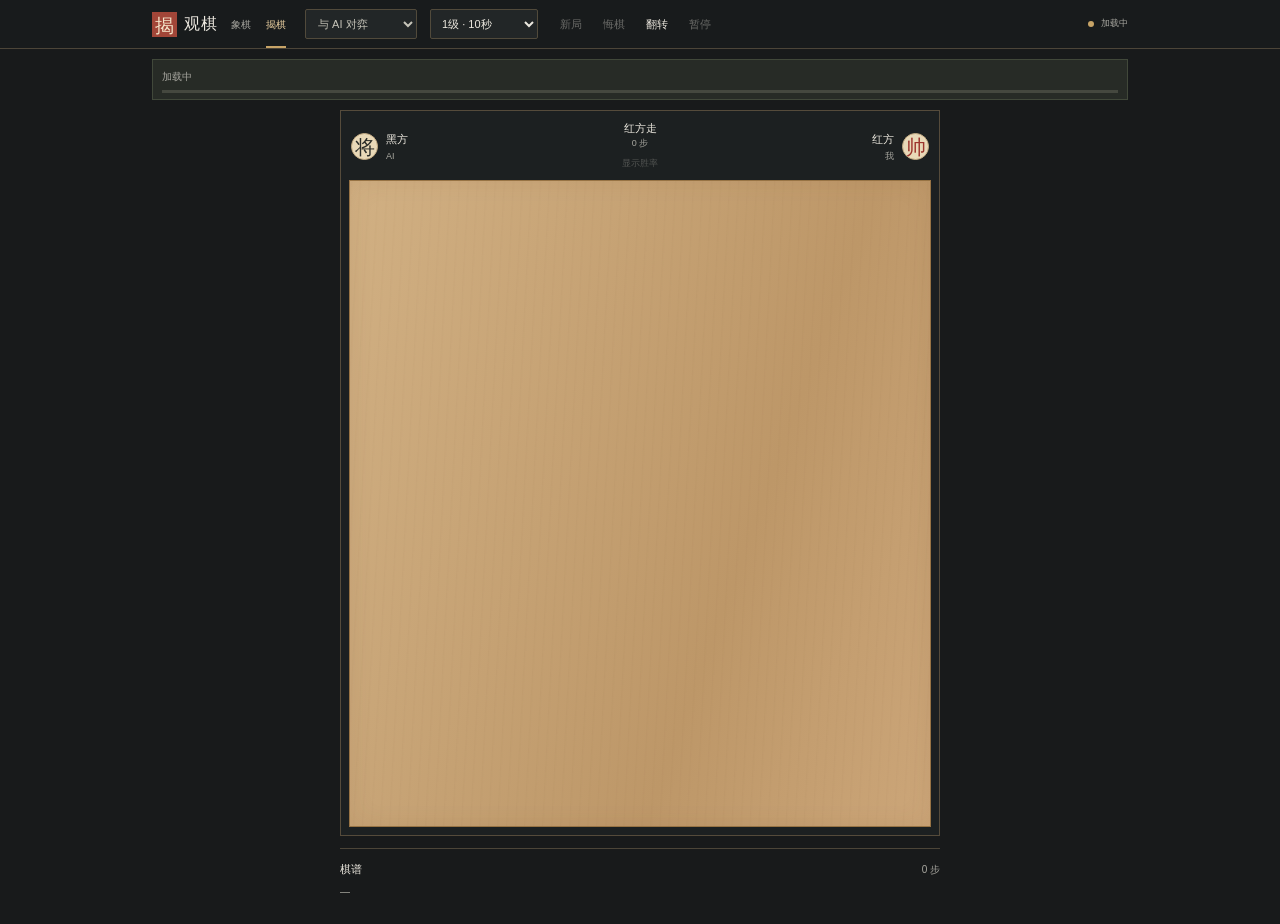
<file: jieqi/index.html>
<!doctype html>
<html lang="zh-CN">
<head>
  <meta charset="UTF-8">
  <meta name="viewport" content="width=device-width,initial-scale=1">
  <meta name="theme-color" content="#181a1b">
  <title>观棋 · 揭棋分析台</title>
  <link rel="stylesheet" href="style.css?v=20261029-pick5">
</head>
<body data-mode="ai">
<header class="app-header">
  <div class="masthead play-toolbar">
    <a class="brand" href="./"><span class="seal">揭</span><span class="brand-name">观棋</span></a>
    <nav aria-label="棋种"><a href="../xiangqi/">象棋</a><a class="active" href="./" aria-current="page">揭棋</a></nav>
    <label class="mode-control" for="game-mode">模式<select id="game-mode"><option value="record">实战录入</option><option value="ai" selected>与 AI 对弈</option></select></label>
    <label class="level-control" for="thinking-time">AI 等级<select id="thinking-time"><option value="10000">1级 · 10秒</option><option value="30000">2级 · 30秒</option><option value="60000">3级 · 60秒</option><option value="120000">4级 · 120秒</option></select></label>
    <div class="toolbar" aria-label="棋局操作">
      <button id="new-game" type="button">新局</button>
      <button id="undo" type="button" disabled>悔棋</button>
      <button id="flip" type="button">翻转</button>
      <button id="help-move" type="button" disabled>代走</button>
      <button id="ai-pause" type="button" disabled>暂停</button>
    </div>
    <div class="engine-tag"><i id="connection-light"></i><span id="connection">加载中</span></div>
  </div>
</header>
<main>
  <div id="engine-loading" class="engine-loading" role="status">
    <div><span id="engine-loading-message">加载中</span></div>
    <progress id="engine-download" max="1" value="0" aria-label="神经网络下载进度"></progress>
  </div>
  <div class="workspace">
    <section class="board-panel" aria-label="揭棋棋盘">
      <div class="match-head">
        <div class="player"><span class="side-piece black">将</span><div><strong>黑方</strong><small id="black-role">AI</small></div></div>
        <div class="turn-status"><span id="turn-label">红方走</span><small id="move-count">0 步</small><button id="show-winrate" class="winrate-toggle" type="button" aria-pressed="false">显示胜率</button></div>
        <div class="player right"><div><strong>红方</strong><small id="red-role">我</small></div><span class="side-piece red">帅</span></div>
      </div>
      <div id="human-winrate" class="human-winrate" hidden aria-live="polite"><span id="human-winrate-text"></span><div id="human-winrate-bar" hidden aria-hidden="true"></div></div>
      <div class="wdl-heading" hidden><span id="wdl-perspective">局面判断 · 等待分析</span><span id="wdl-caption">—</span></div>
      <div id="wdl-bar" class="wdl-bar" aria-label="胜和负估计"><span class="black-segment" style="width:0%"></span><span class="draw-segment" style="width:100%"></span><span class="red-segment" style="width:0%"></span></div>
      <div id="mate-alert" class="mate-alert" hidden role="status"></div>
      <div class="board-frame"><svg id="board" viewBox="0 0 620 690" role="group" aria-label="揭棋棋盘，先选棋子，再选落点"></svg></div>
      <div class="board-caption"><button id="overlay-toggle" class="text-button" type="button" aria-pressed="true">隐藏编号</button></div>
      <p class="board-hint" id="board-hint" hidden></p>
      <section class="capture-tray" aria-label="我吃到的棋子"><div id="human-captures"></div><span id="ai-captures" hidden></span></section>
    </section>
    <aside class="analysis-panel" aria-label="引擎分析">
      <div class="panel-title"><h1>5 种走法</h1><span class="live-status" id="search-status">—</span></div>
      <p class="perspective-note" id="perspective-note" hidden></p>
      <div class="controls">
        <div class="two-fields">
          <label for="human-side" hidden>执方<select id="human-side" disabled><option value="r" selected>红方</option><option value="b">黑方</option></select></label>
        </div>
        <details class="resources"><summary>设置<span id="resource-caption" hidden></span></summary><div class="two-fields"><label for="threads">线程<select id="threads"><option value="1">1 线程</option><option value="2" selected>2 线程</option><option value="4">4 线程</option></select></label><label for="hash">缓存<select id="hash"><option value="64">64 MB</option><option value="128" selected>128 MB</option><option value="256">256 MB</option></select></label></div><a class="settings-link" href="about.html">规则</a></details>
      </div>
      <div class="analysis-actions"><button id="analyze" class="primary" type="button" disabled>分析</button><button id="stop" type="button" disabled>暂停</button></div>
      <div class="search-metrics" hidden><span>深度 <b id="depth">—</b></span><span>局面 <b id="nodes">—</b></span><span>速度 <b id="nps">—</b></span></div>
      <div class="candidate-heading" aria-hidden="true"><span>#</span><span>走法</span><span>胜率</span><span>和率</span><span hidden>深度</span></div>
      <div id="candidates" class="candidate-list" aria-live="polite"><div class="empty">—</div></div>
      <div id="variation" class="variation" hidden><div class="variation-head"><strong>推演</strong><span id="variation-depth">—</span></div><p id="variation-line">—</p><button id="play-candidate" class="primary" type="button" disabled>走这步</button></div>
    </aside>
  </div>
  <div class="game-details">
    <section class="history-panel" aria-label="棋谱与揭子"><div class="section-heading"><h2>棋谱</h2><span id="history-count">0 步</span></div><div id="history" class="history"><span class="muted">—</span></div></section>
  </div>
</main>
<div id="toast" role="status"></div>
<dialog id="new-dialog" aria-labelledby="new-dialog-title">
  <h2 id="new-dialog-title">新局</h2>
  <label for="new-mode">模式<select id="new-mode"><option value="record">实战录入</option><option value="ai" selected>与 AI 对弈</option></select></label>
  <label for="new-side">执方<select id="new-side"><option value="r" selected>红方</option><option value="b">黑方</option></select></label>
  <p class="dialog-note">清空当前棋局</p>
  <div class="dialog-actions"><button id="cancel-new" type="button">取消</button><button id="confirm-new" class="primary" type="button">开始</button></div>
</dialog>
<dialog id="record-dialog" aria-labelledby="record-dialog-title">
  <h2 id="record-dialog-title">选棋子</h2><p id="record-summary">—</p>
  <section id="reveal-field" class="identity-field" hidden><h3 id="reveal-label">揭子</h3><div id="record-revealed" class="identity-choices" role="group" aria-labelledby="reveal-label"></div></section>
  <section id="capture-field" class="identity-field" hidden><h3 id="capture-label">吃到的暗子</h3><div id="record-captured" class="identity-choices" role="group" aria-labelledby="capture-label"></div></section>
  <p id="record-unknown-note" class="dialog-note" hidden>对方暗吃：未知</p>
  <p id="record-error" class="record-error" role="alert"></p>
  <div class="dialog-actions"><button id="record-cancel" type="button">取消</button></div>
</dialog>
<script src="isolation.js"></script><script type="module" src="app.js?v=20261029-pick5"></script>
</body>
</html>
</file>
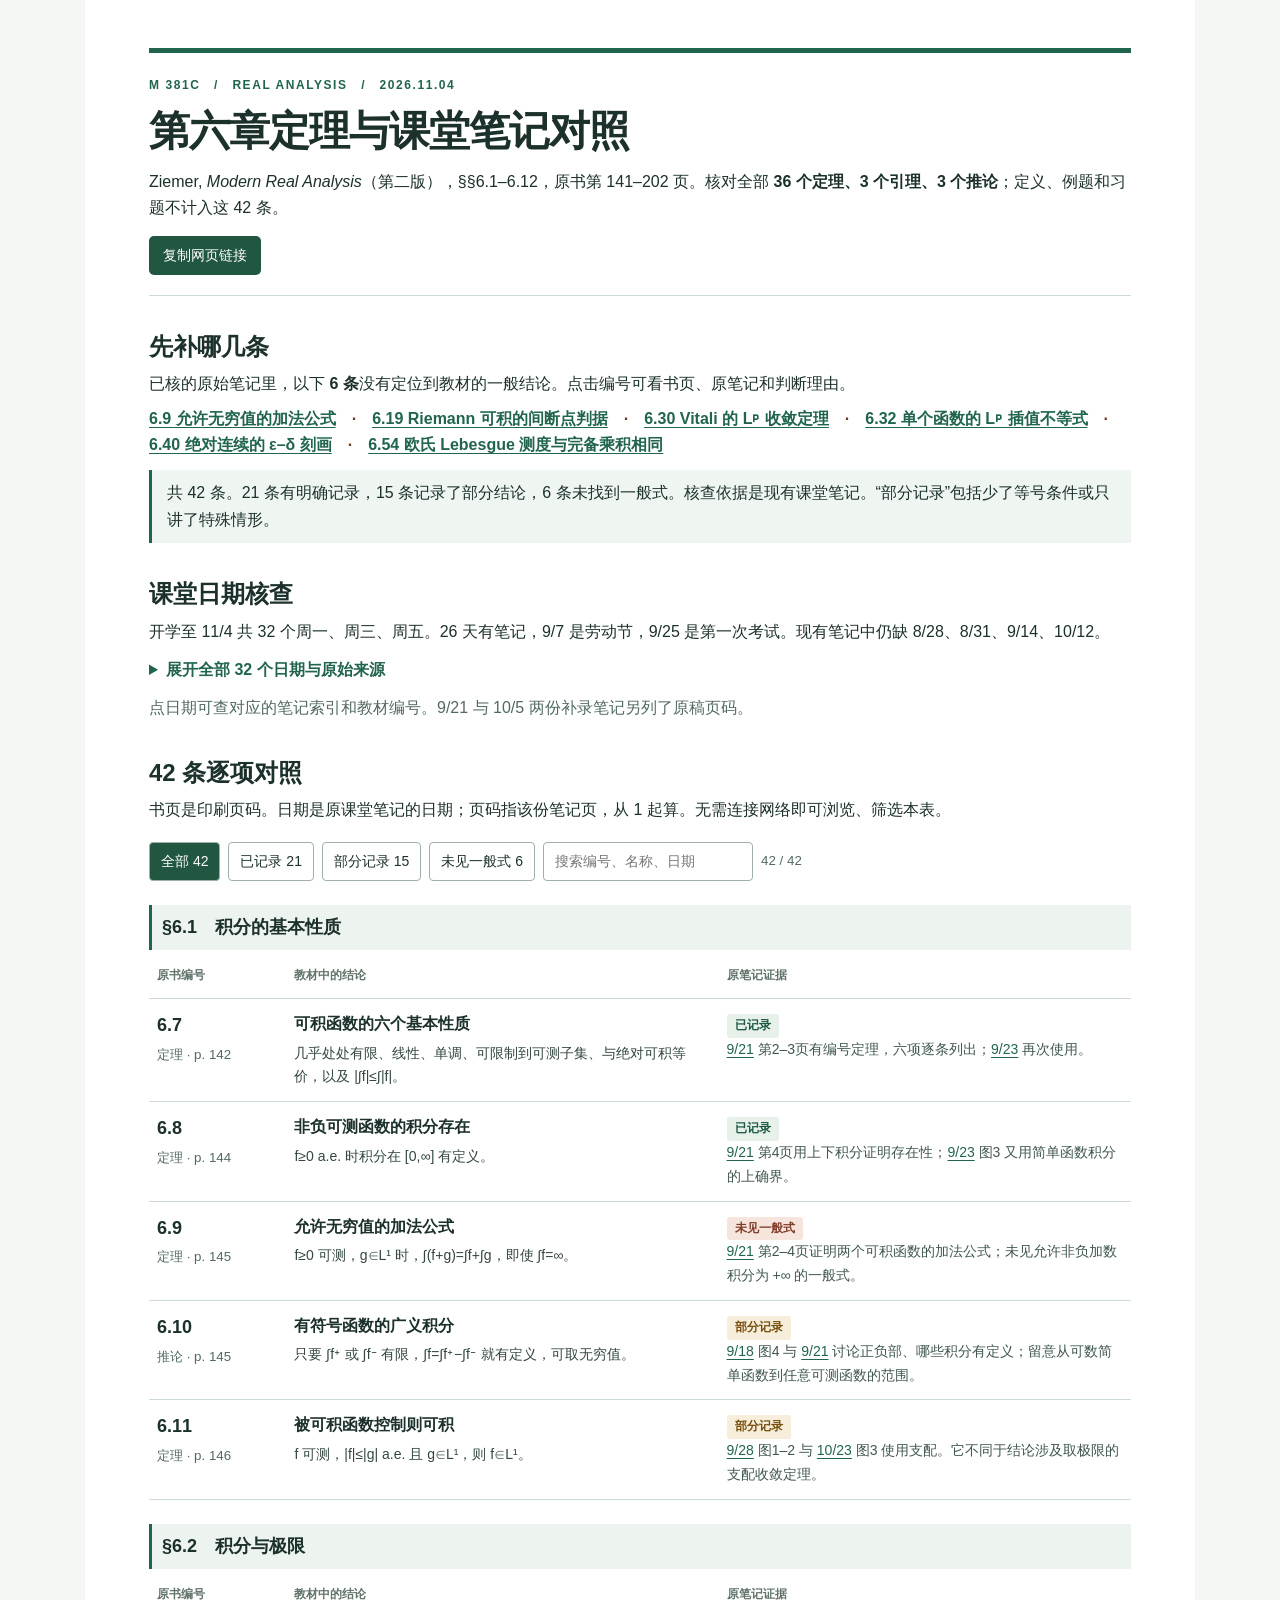
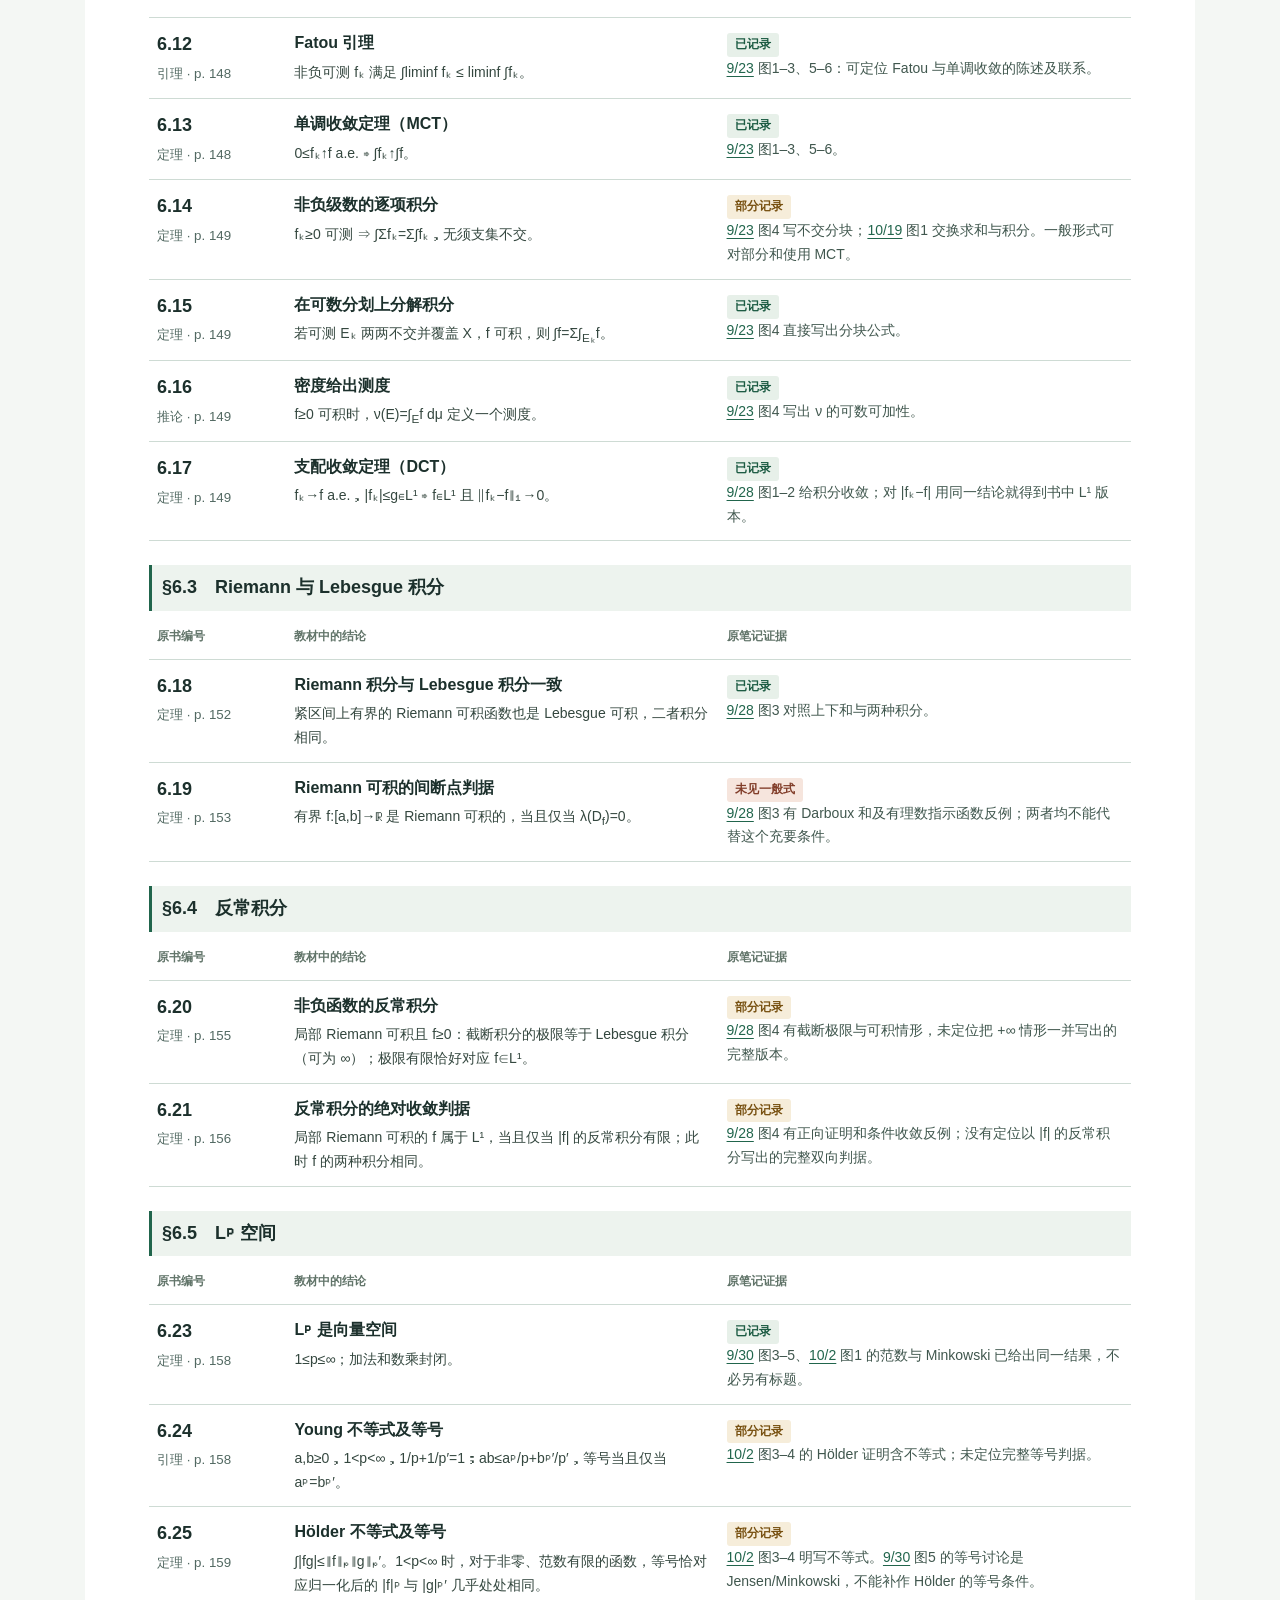
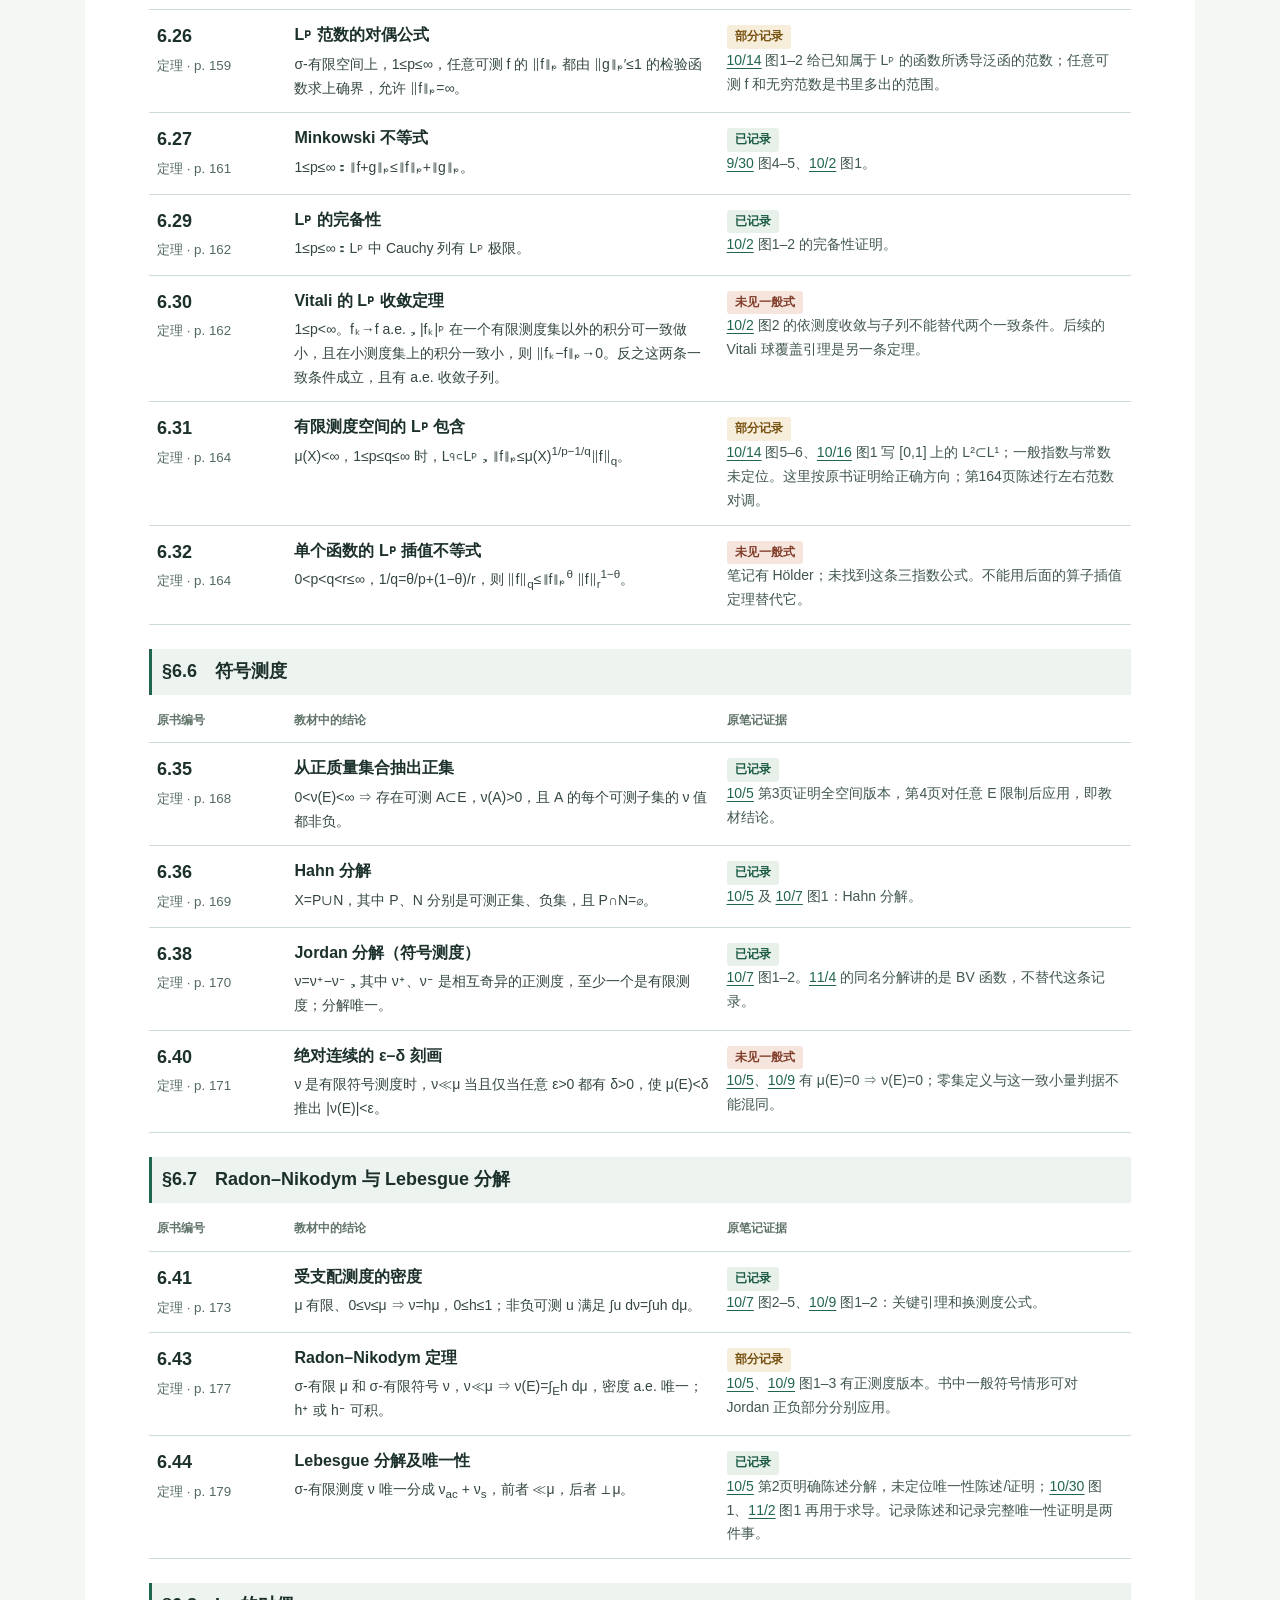
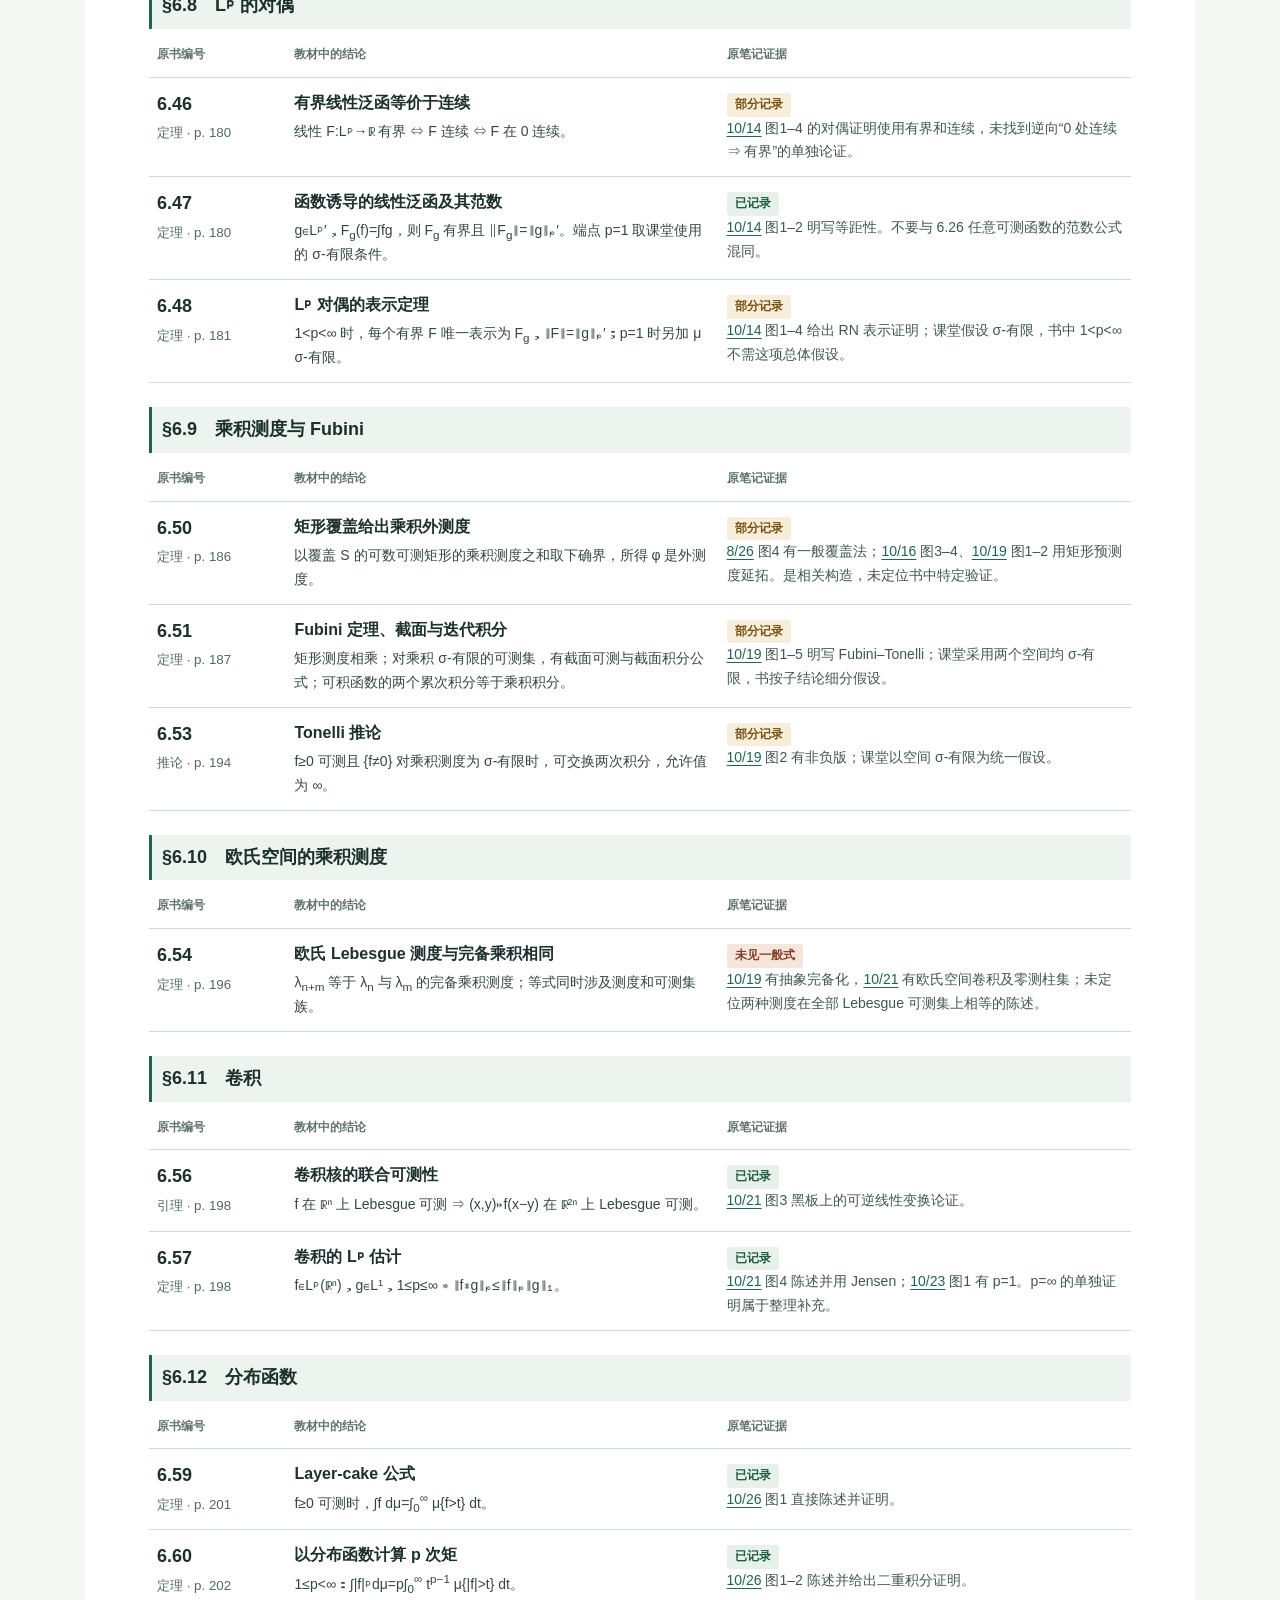
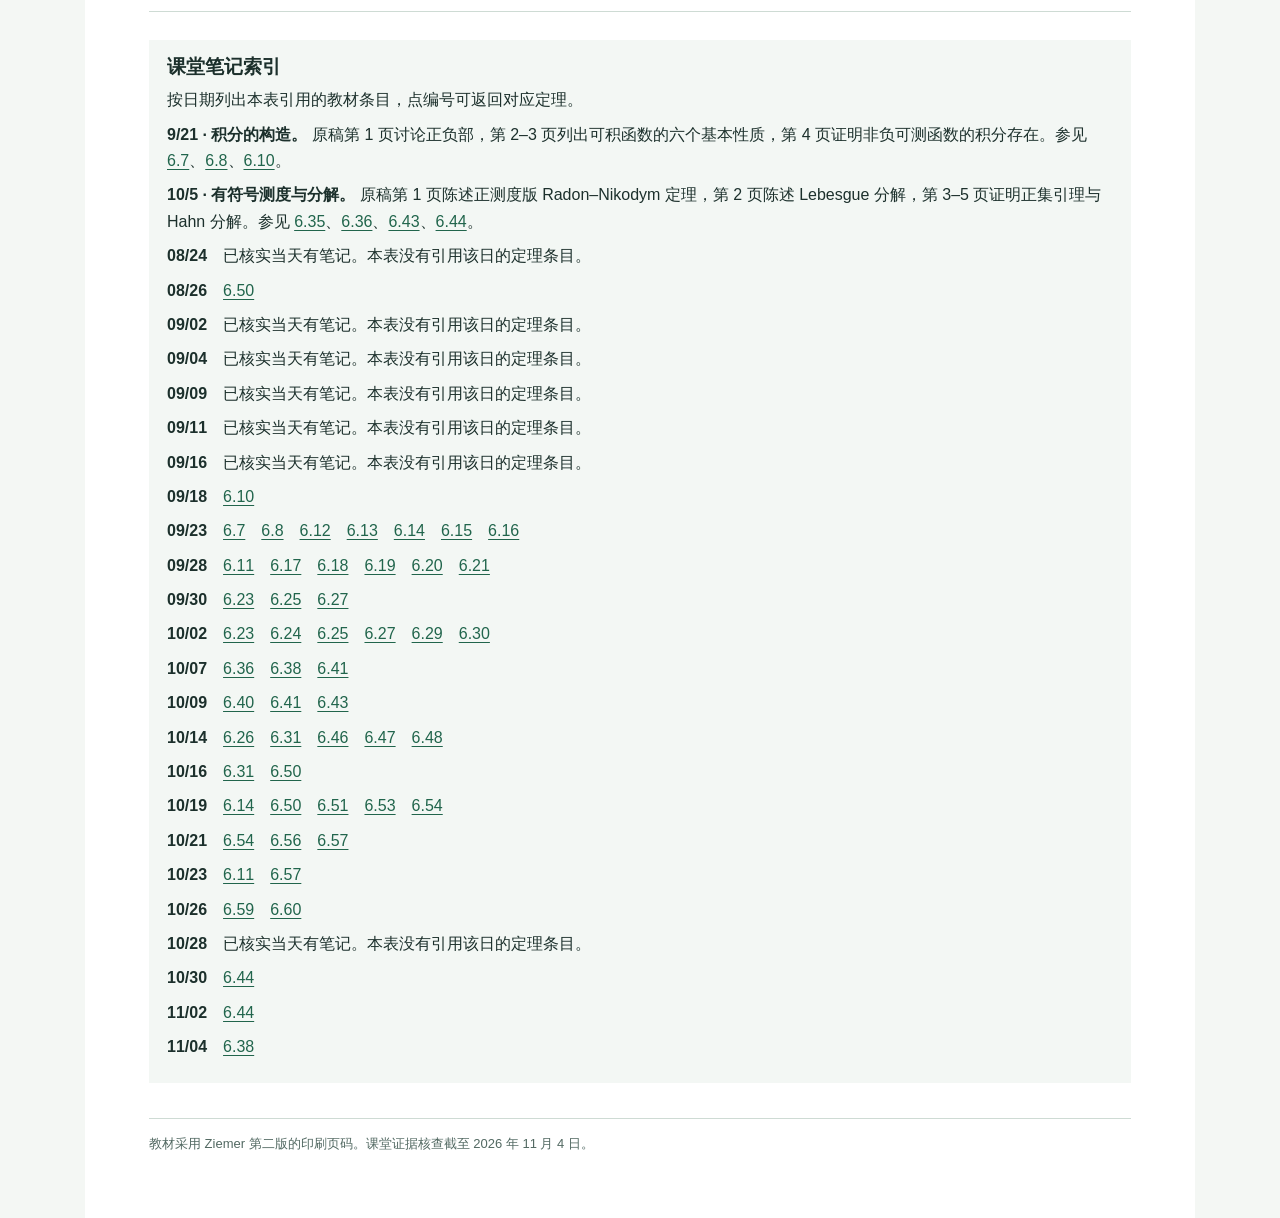
<file: m381c-ch6/index.html>
<!DOCTYPE html>
<html lang="zh-CN"><head><meta charset="utf-8"><meta name="viewport" content="width=device-width,initial-scale=1"><title>M 381C｜第六章定理与课堂笔记对照</title><style>
:root{color-scheme:light;--ink:#1c302c;--muted:#526962;--line:#cedbd4;--green:#21654c;--amber:#75490c;--rust:#8c422c;--paper:#fff}
*{box-sizing:border-box}html{scroll-behavior:smooth}body{margin:0;color:var(--ink);background:#f4f7f4;font:16px/1.65 -apple-system,BlinkMacSystemFont,'PingFang SC','Microsoft YaHei',Arial,sans-serif}
main{max-width:1110px;margin:0 auto;background:white;padding:48px clamp(20px,5vw,72px) 64px}header{border-top:5px solid var(--green);padding:23px 0 20px;border-bottom:1px solid var(--line)}.eyebrow{font-size:12px;letter-spacing:.13em;color:var(--green);font-weight:700}h1{font-size:clamp(27px,4vw,41px);line-height:1.25;margin:10px 0 12px;letter-spacing:-.025em}h2{font-size:24px;line-height:1.35;margin:35px 0 8px}h3{font-size:18px;margin:24px 0 4px}.muted,small{color:var(--muted)}p{margin:8px 0}a{color:var(--green);text-underline-offset:3px}.bar{display:flex;gap:8px;align-items:center;flex-wrap:wrap;margin:18px 0 12px}.bar button,.bar input{background:white;color:var(--ink);border:1px solid #9fafac;border-radius:4px;padding:7px 11px;font:inherit;font-size:14px}.bar button{cursor:pointer}.bar button.on{background:#215640;color:white}.bar input{min-width:15em}.chip{display:inline-block;padding:2px 8px;border-radius:3px;font-size:12px;font-weight:700;white-space:nowrap}.A{color:#1c5b43;background:#e7f0e9}.B{color:#775010;background:#f6edda}.C{color:#813d29;background:#f6e5dd}
table{width:100%;border-collapse:collapse;table-layout:fixed}.days{max-width:735px;margin:15px 0}.days td,.days th{padding:4px 12px;border-bottom:1px solid #dce5df;text-align:left}.days th{background:#eaf0ec}.days small{font-size:12px;margin-left:6px}.gap{background:#faeee7}.gap small{color:var(--rust)}.na{color:var(--muted);font-size:13px}details{margin:12px 0}summary{cursor:pointer;font-weight:600;color:var(--green)}.sec{margin:22px 0}.sec h3{padding:8px 10px;background:#edf3ee;border-left:3px solid var(--green)}.sec table th,.sec table td{border-bottom:1px solid var(--line);padding:12px 8px;text-align:left;vertical-align:top}.sec th{font-size:12px;color:#62756a}.col1{width:14%}.col2{width:44%}.col3{width:42%}.ref{font-weight:700;display:block;font-size:18px}.topic{font-weight:700}.formula,.evidence{font-size:14px;line-height:1.7}.formula{color:#34473f;margin-top:4px}.evidence{color:#40574e}.num{font-variant-numeric:tabular-nums}.focus{color:#73391f;font-weight:700}.noteBox{background:#eff5f0;border-left:3px solid var(--green);padding:10px 15px;margin:12px 0}footer{margin-top:35px;border-top:1px solid var(--line);padding-top:14px;color:var(--muted);font-size:13px}.key{display:flex;flex-wrap:wrap;gap:8px;margin-top:12px}sup,sub{line-height:0}.norl{white-space:nowrap} [hidden]{display:none!important}
@media(max-width:650px){main{padding:18px 12px 40px}.col1{width:21%}.col2{width:40%}.col3{width:39%}.sec table td,.sec table th{padding:5px 3px}.formula,.evidence{font-size:12px}.days td,.days th{padding:4px 3px}.days small{display:block;margin:0}.ref{font-size:15px}}
@media print{body,main{background:white}main{max-width:none;padding:0}header{padding-top:8px}.bar{display:none}h2,h3{break-after:avoid}tr{break-inside:avoid}thead{display:table-header-group}.sec h3{margin-top:14px}.days{max-width:100%}.sec table td{padding:6px}.sec .formula,.sec .evidence{font-size:11px}.sec table th{font-size:10px}.ref{font-size:14px}.sec[hidden]{display:block!important}tr[hidden]{display:table-row!important}@page{size:A4;margin:16mm}}
.actions{display:flex;gap:10px;align-items:center;margin-top:14px}.actions button{background:#215640;color:#fff;border:0;border-radius:5px;padding:8px 14px;font:inherit;font-size:14px;cursor:pointer}.actions span{color:#526962;font-size:13px}.source-notes{margin:28px 0 14px;padding:14px 18px;background:#f3f7f4}.source-notes h2{margin:0;font-size:19px}.source-notes p{scroll-margin-top:14px}.source-notes p:target{outline:2px solid #9cb3a2;outline-offset:3px}@media print{.actions{display:none}}</style><main><header><div class="eyebrow">M 381C　/　REAL ANALYSIS　/　2026.11.04</div><h1>第六章定理与课堂笔记对照</h1><p>Ziemer, <i>Modern Real Analysis</i>（第二版），§§6.1–6.12，原书第 141–202 页。核对全部 <strong>36 个定理、3 个引理、3 个推论</strong>；定义、例题和习题不计入这 42 条。</p><div class="actions"><button id="copyUrl" type="button">复制网页链接</button><span id="shareMsg" aria-live="polite"></span></div></header><h2>先补哪几条</h2><p>已核的原始笔记里，以下 <strong>6 条</strong>没有定位到教材的一般结论。点击编号可看书页、原笔记和判断理由。</p><p class="focus"><a href="#res9">6.9 允许无穷值的加法公式</a>　·　<a href="#res19">6.19 Riemann 可积的间断点判据</a>　·　<a href="#res30">6.30 Vitali 的 Lᵖ 收敛定理</a>　·　<a href="#res32">6.32 单个函数的 Lᵖ 插值不等式</a>　·　<a href="#res40">6.40 绝对连续的 ε–δ 刻画</a>　·　<a href="#res54">6.54 欧氏 Lebesgue 测度与完备乘积相同</a></p><div class="noteBox">共 42 条。21 条有明确记录，15 条记录了部分结论，6 条未找到一般式。核查依据是现有课堂笔记。“部分记录”包括少了等号条件或只讲了特殊情形。</div><h2>课堂日期核查</h2><p>开学至 11/4 共 32 个周一、周三、周五。26 天有笔记，9/7 是劳动节，9/25 是第一次考试。现有笔记中仍缺 8/28、8/31、9/14、10/12。</p><details><summary>展开全部 32 个日期与原始来源</summary><table class="days"><thead><tr><th>周一</th><th>周三</th><th>周五</th></tr></thead><tbody><tr><td><a href="#cite-08-24">8/24</a> <small>有笔记</small></td><td><a href="#cite-08-26">8/26</a> <small>有笔记</small></td><td class="gap">8/28 <small>未找到</small></td></tr><tr><td class="gap">8/31 <small>未找到</small></td><td><a href="#cite-09-02">9/2</a> <small>有笔记</small></td><td><a href="#cite-09-04">9/4</a> <small>有笔记</small></td></tr><tr><td>9/7 <small>劳动节停课</small></td><td><a href="#cite-09-09">9/9</a> <small>有笔记</small></td><td><a href="#cite-09-11">9/11</a> <small>有笔记</small></td></tr><tr><td class="gap">9/14 <small>未找到</small></td><td><a href="#cite-09-16">9/16</a> <small>有笔记</small></td><td><a href="#cite-09-18">9/18</a> <small>有笔记</small></td></tr><tr><td><a href="#note-09-21">9/21</a> <small>已找回</small></td><td><a href="#cite-09-23">9/23</a> <small>有笔记</small></td><td>9/25 <small>第一次考试</small></td></tr><tr><td><a href="#cite-09-28">9/28</a> <small>有笔记</small></td><td><a href="#cite-09-30">9/30</a> <small>有笔记</small></td><td><a href="#cite-10-02">10/2</a> <small>有笔记</small></td></tr><tr><td><a href="#note-10-05">10/5</a> <small>已找回</small></td><td><a href="#cite-10-07">10/7</a> <small>有笔记</small></td><td><a href="#cite-10-09">10/9</a> <small>有笔记</small></td></tr><tr><td class="gap">10/12 <small>未找到</small></td><td><a href="#cite-10-14">10/14</a> <small>有笔记</small></td><td><a href="#cite-10-16">10/16</a> <small>有笔记</small></td></tr><tr><td><a href="#cite-10-19">10/19</a> <small>有笔记</small></td><td><a href="#cite-10-21">10/21</a> <small>有笔记</small></td><td><a href="#cite-10-23">10/23</a> <small>有笔记</small></td></tr><tr><td><a href="#cite-10-26">10/26</a> <small>有笔记</small></td><td><a href="#cite-10-28">10/28</a> <small>有笔记</small></td><td><a href="#cite-10-30">10/30</a> <small>有笔记</small></td></tr><tr><td><a href="#cite-11-02">11/2</a> <small>本次整理</small></td><td><a href="#cite-11-04">11/4</a> <small>本次整理</small></td><td class="na">尚未到课</td></tr></tbody></table></details><p class="muted">点日期可查对应的笔记索引和教材编号。9/21 与 10/5 两份补录笔记另列了原稿页码。</p><h2>42 条逐项对照</h2><p>书页是印刷页码。日期是原课堂笔记的日期；页码指该份笔记页，从 1 起算。无需连接网络即可浏览、筛选本表。</p><div class="bar"><button class="on" data-code="all">全部 42</button><button data-code="A">已记录 21</button><button data-code="B">部分记录 15</button><button data-code="C">未见一般式 6</button><input type="search" id="search" aria-label="搜索定理" placeholder="搜索编号、名称、日期"><small id="cnt" aria-live="polite"></small></div><section class="sec" data-sec="1"><h3>§6.1　积分的基本性质</h3><table><colgroup><col class="col1"><col class="col2"><col class="col3"></colgroup><thead><tr><th>原书编号</th><th>教材中的结论</th><th>原笔记证据</th></tr></thead><tbody><tr id="res7" class="row" data-status="A"><td><span class="ref">6.7</span><small>定理 · p. 142</small></td><td><div class="topic">可积函数的六个基本性质</div><div class="formula">几乎处处有限、线性、单调、可限制到可测子集、与绝对可积等价，以及 |∫f|≤∫|f|。</div></td><td><span class="chip A">已记录</span><div class="evidence"><a href="#note-09-21">9/21</a> 第2–3页有编号定理，六项逐条列出；<a href="#cite-09-23">9/23</a> 再次使用。</div></td></tr><tr id="res8" class="row" data-status="A"><td><span class="ref">6.8</span><small>定理 · p. 144</small></td><td><div class="topic">非负可测函数的积分存在</div><div class="formula">f≥0 a.e. 时积分在 [0,∞] 有定义。</div></td><td><span class="chip A">已记录</span><div class="evidence"><a href="#note-09-21">9/21</a> 第4页用上下积分证明存在性；<a href="#cite-09-23">9/23</a> 图3 又用简单函数积分的上确界。</div></td></tr><tr id="res9" class="row" data-status="C"><td><span class="ref">6.9</span><small>定理 · p. 145</small></td><td><div class="topic">允许无穷值的加法公式</div><div class="formula">f≥0 可测，g∈L¹ 时，∫(f+g)=∫f+∫g，即使 ∫f=∞。</div></td><td><span class="chip C">未见一般式</span><div class="evidence"><a href="#note-09-21">9/21</a> 第2–4页证明两个可积函数的加法公式；未见允许非负加数积分为 +∞ 的一般式。</div></td></tr><tr id="res10" class="row" data-status="B"><td><span class="ref">6.10</span><small>推论 · p. 145</small></td><td><div class="topic">有符号函数的广义积分</div><div class="formula">只要 ∫f⁺ 或 ∫f⁻ 有限，∫f=∫f⁺−∫f⁻ 就有定义，可取无穷值。</div></td><td><span class="chip B">部分记录</span><div class="evidence"><a href="#cite-09-18">9/18</a> 图4 与 <a href="#note-09-21">9/21</a> 讨论正负部、哪些积分有定义；留意从可数简单函数到任意可测函数的范围。</div></td></tr><tr id="res11" class="row" data-status="B"><td><span class="ref">6.11</span><small>定理 · p. 146</small></td><td><div class="topic">被可积函数控制则可积</div><div class="formula">f 可测，|f|≤|g| a.e. 且 g∈L¹，则 f∈L¹。</div></td><td><span class="chip B">部分记录</span><div class="evidence"><a href="#cite-09-28">9/28</a> 图1–2 与 <a href="#cite-10-23">10/23</a> 图3 使用支配。它不同于结论涉及取极限的支配收敛定理。</div></td></tr></tbody></table></section><section class="sec" data-sec="2"><h3>§6.2　积分与极限</h3><table><colgroup><col class="col1"><col class="col2"><col class="col3"></colgroup><thead><tr><th>原书编号</th><th>教材中的结论</th><th>原笔记证据</th></tr></thead><tbody><tr id="res12" class="row" data-status="A"><td><span class="ref">6.12</span><small>引理 · p. 148</small></td><td><div class="topic">Fatou 引理</div><div class="formula">非负可测 fₖ 满足 ∫liminf fₖ ≤ liminf ∫fₖ。</div></td><td><span class="chip A">已记录</span><div class="evidence"><a href="#cite-09-23">9/23</a> 图1–3、5–6：可定位 Fatou 与单调收敛的陈述及联系。</div></td></tr><tr id="res13" class="row" data-status="A"><td><span class="ref">6.13</span><small>定理 · p. 148</small></td><td><div class="topic">单调收敛定理（MCT）</div><div class="formula">0≤fₖ↑f a.e. ⇒ ∫fₖ↑∫f。</div></td><td><span class="chip A">已记录</span><div class="evidence"><a href="#cite-09-23">9/23</a> 图1–3、5–6。</div></td></tr><tr id="res14" class="row" data-status="B"><td><span class="ref">6.14</span><small>定理 · p. 149</small></td><td><div class="topic">非负级数的逐项积分</div><div class="formula">fₖ≥0 可测 ⇒ ∫Σfₖ=Σ∫fₖ，无须支集不交。</div></td><td><span class="chip B">部分记录</span><div class="evidence"><a href="#cite-09-23">9/23</a> 图4 写不交分块；<a href="#cite-10-19">10/19</a> 图1 交换求和与积分。一般形式可对部分和使用 MCT。</div></td></tr><tr id="res15" class="row" data-status="A"><td><span class="ref">6.15</span><small>定理 · p. 149</small></td><td><div class="topic">在可数分划上分解积分</div><div class="formula">若可测 Eₖ 两两不交并覆盖 X，f 可积，则 ∫f=Σ∫<sub>Eₖ</sub>f。</div></td><td><span class="chip A">已记录</span><div class="evidence"><a href="#cite-09-23">9/23</a> 图4 直接写出分块公式。</div></td></tr><tr id="res16" class="row" data-status="A"><td><span class="ref">6.16</span><small>推论 · p. 149</small></td><td><div class="topic">密度给出测度</div><div class="formula">f≥0 可积时，ν(E)=∫<sub>E</sub>f dμ 定义一个测度。</div></td><td><span class="chip A">已记录</span><div class="evidence"><a href="#cite-09-23">9/23</a> 图4 写出 ν 的可数可加性。</div></td></tr><tr id="res17" class="row" data-status="A"><td><span class="ref">6.17</span><small>定理 · p. 149</small></td><td><div class="topic">支配收敛定理（DCT）</div><div class="formula">fₖ→f a.e.，|fₖ|≤g∈L¹ ⇒ f∈L¹ 且 ‖fₖ−f‖₁→0。</div></td><td><span class="chip A">已记录</span><div class="evidence"><a href="#cite-09-28">9/28</a> 图1–2 给积分收敛；对 |fₖ−f| 用同一结论就得到书中 L¹ 版本。</div></td></tr></tbody></table></section><section class="sec" data-sec="3"><h3>§6.3　Riemann 与 Lebesgue 积分</h3><table><colgroup><col class="col1"><col class="col2"><col class="col3"></colgroup><thead><tr><th>原书编号</th><th>教材中的结论</th><th>原笔记证据</th></tr></thead><tbody><tr id="res18" class="row" data-status="A"><td><span class="ref">6.18</span><small>定理 · p. 152</small></td><td><div class="topic">Riemann 积分与 Lebesgue 积分一致</div><div class="formula">紧区间上有界的 Riemann 可积函数也是 Lebesgue 可积，二者积分相同。</div></td><td><span class="chip A">已记录</span><div class="evidence"><a href="#cite-09-28">9/28</a> 图3 对照上下和与两种积分。</div></td></tr><tr id="res19" class="row" data-status="C"><td><span class="ref">6.19</span><small>定理 · p. 153</small></td><td><div class="topic">Riemann 可积的间断点判据</div><div class="formula">有界 f:[a,b]→ℝ 是 Riemann 可积的，当且仅当 λ(D<sub>f</sub>)=0。</div></td><td><span class="chip C">未见一般式</span><div class="evidence"><a href="#cite-09-28">9/28</a> 图3 有 Darboux 和及有理数指示函数反例；两者均不能代替这个充要条件。</div></td></tr></tbody></table></section><section class="sec" data-sec="4"><h3>§6.4　反常积分</h3><table><colgroup><col class="col1"><col class="col2"><col class="col3"></colgroup><thead><tr><th>原书编号</th><th>教材中的结论</th><th>原笔记证据</th></tr></thead><tbody><tr id="res20" class="row" data-status="B"><td><span class="ref">6.20</span><small>定理 · p. 155</small></td><td><div class="topic">非负函数的反常积分</div><div class="formula">局部 Riemann 可积且 f≥0：截断积分的极限等于 Lebesgue 积分（可为 ∞）；极限有限恰好对应 f∈L¹。</div></td><td><span class="chip B">部分记录</span><div class="evidence"><a href="#cite-09-28">9/28</a> 图4 有截断极限与可积情形，未定位把 +∞ 情形一并写出的完整版本。</div></td></tr><tr id="res21" class="row" data-status="B"><td><span class="ref">6.21</span><small>定理 · p. 156</small></td><td><div class="topic">反常积分的绝对收敛判据</div><div class="formula">局部 Riemann 可积的 f 属于 L¹，当且仅当 |f| 的反常积分有限；此时 f 的两种积分相同。</div></td><td><span class="chip B">部分记录</span><div class="evidence"><a href="#cite-09-28">9/28</a> 图4 有正向证明和条件收敛反例；没有定位以 |f| 的反常积分写出的完整双向判据。</div></td></tr></tbody></table></section><section class="sec" data-sec="5"><h3>§6.5　Lᵖ 空间</h3><table><colgroup><col class="col1"><col class="col2"><col class="col3"></colgroup><thead><tr><th>原书编号</th><th>教材中的结论</th><th>原笔记证据</th></tr></thead><tbody><tr id="res23" class="row" data-status="A"><td><span class="ref">6.23</span><small>定理 · p. 158</small></td><td><div class="topic">Lᵖ 是向量空间</div><div class="formula">1≤p≤∞；加法和数乘封闭。</div></td><td><span class="chip A">已记录</span><div class="evidence"><a href="#cite-09-30">9/30</a> 图3–5、<a href="#cite-10-02">10/2</a> 图1 的范数与 Minkowski 已给出同一结果，不必另有标题。</div></td></tr><tr id="res24" class="row" data-status="B"><td><span class="ref">6.24</span><small>引理 · p. 158</small></td><td><div class="topic">Young 不等式及等号</div><div class="formula">a,b≥0，1&lt;p&lt;∞，1/p+1/p′=1；ab≤aᵖ/p+bᵖ′/p′，等号当且仅当 aᵖ=bᵖ′。</div></td><td><span class="chip B">部分记录</span><div class="evidence"><a href="#cite-10-02">10/2</a> 图3–4 的 Hölder 证明含不等式；未定位完整等号判据。</div></td></tr><tr id="res25" class="row" data-status="B"><td><span class="ref">6.25</span><small>定理 · p. 159</small></td><td><div class="topic">Hölder 不等式及等号</div><div class="formula">∫|fg|≤‖f‖ₚ‖g‖ₚ′。1&lt;p&lt;∞ 时，对于非零、范数有限的函数，等号恰对应归一化后的 |f|ᵖ 与 |g|ᵖ′ 几乎处处相同。</div></td><td><span class="chip B">部分记录</span><div class="evidence"><a href="#cite-10-02">10/2</a> 图3–4 明写不等式。<a href="#cite-09-30">9/30</a> 图5 的等号讨论是 Jensen/Minkowski，不能补作 Hölder 的等号条件。</div></td></tr><tr id="res26" class="row" data-status="B"><td><span class="ref">6.26</span><small>定理 · p. 159</small></td><td><div class="topic">Lᵖ 范数的对偶公式</div><div class="formula">σ-有限空间上，1≤p≤∞，任意可测 f 的 ‖f‖ₚ 都由 ‖g‖ₚ′≤1 的检验函数求上确界，允许 ‖f‖ₚ=∞。</div></td><td><span class="chip B">部分记录</span><div class="evidence"><a href="#cite-10-14">10/14</a> 图1–2 给已知属于 Lᵖ 的函数所诱导泛函的范数；任意可测 f 和无穷范数是书里多出的范围。</div></td></tr><tr id="res27" class="row" data-status="A"><td><span class="ref">6.27</span><small>定理 · p. 161</small></td><td><div class="topic">Minkowski 不等式</div><div class="formula">1≤p≤∞：‖f+g‖ₚ≤‖f‖ₚ+‖g‖ₚ。</div></td><td><span class="chip A">已记录</span><div class="evidence"><a href="#cite-09-30">9/30</a> 图4–5、<a href="#cite-10-02">10/2</a> 图1。</div></td></tr><tr id="res29" class="row" data-status="A"><td><span class="ref">6.29</span><small>定理 · p. 162</small></td><td><div class="topic">Lᵖ 的完备性</div><div class="formula">1≤p≤∞：Lᵖ 中 Cauchy 列有 Lᵖ 极限。</div></td><td><span class="chip A">已记录</span><div class="evidence"><a href="#cite-10-02">10/2</a> 图1–2 的完备性证明。</div></td></tr><tr id="res30" class="row" data-status="C"><td><span class="ref">6.30</span><small>定理 · p. 162</small></td><td><div class="topic">Vitali 的 Lᵖ 收敛定理</div><div class="formula">1≤p&lt;∞。fₖ→f a.e.，|fₖ|ᵖ 在一个有限测度集以外的积分可一致做小，且在小测度集上的积分一致小，则 ‖fₖ−f‖ₚ→0。反之这两条一致条件成立，且有 a.e. 收敛子列。</div></td><td><span class="chip C">未见一般式</span><div class="evidence"><a href="#cite-10-02">10/2</a> 图2 的依测度收敛与子列不能替代两个一致条件。后续的 Vitali 球覆盖引理是另一条定理。</div></td></tr><tr id="res31" class="row" data-status="B"><td><span class="ref">6.31</span><small>定理 · p. 164</small></td><td><div class="topic">有限测度空间的 Lᵖ 包含</div><div class="formula">μ(X)&lt;∞，1≤p≤q≤∞ 时，Lᑫ⊂Lᵖ，‖f‖ₚ≤μ(X)<sup>1/p−1/q</sup>‖f‖<sub>q</sub>。</div></td><td><span class="chip B">部分记录</span><div class="evidence"><a href="#cite-10-14">10/14</a> 图5–6、<a href="#cite-10-16">10/16</a> 图1 写 [0,1] 上的 L²⊂L¹；一般指数与常数未定位。这里按原书证明给正确方向；第164页陈述行左右范数对调。</div></td></tr><tr id="res32" class="row" data-status="C"><td><span class="ref">6.32</span><small>定理 · p. 164</small></td><td><div class="topic">单个函数的 Lᵖ 插值不等式</div><div class="formula">0&lt;p&lt;q&lt;r≤∞，1/q=θ/p+(1−θ)/r，则 ‖f‖<sub>q</sub>≤‖f‖ₚ<sup>θ</sup> ‖f‖<sub>r</sub><sup>1−θ</sup>。</div></td><td><span class="chip C">未见一般式</span><div class="evidence">笔记有 Hölder；未找到这条三指数公式。不能用后面的算子插值定理替代它。</div></td></tr></tbody></table></section><section class="sec" data-sec="6"><h3>§6.6　符号测度</h3><table><colgroup><col class="col1"><col class="col2"><col class="col3"></colgroup><thead><tr><th>原书编号</th><th>教材中的结论</th><th>原笔记证据</th></tr></thead><tbody><tr id="res35" class="row" data-status="A"><td><span class="ref">6.35</span><small>定理 · p. 168</small></td><td><div class="topic">从正质量集合抽出正集</div><div class="formula">0&lt;ν(E)&lt;∞ ⇒ 存在可测 A⊂E，ν(A)&gt;0，且 A 的每个可测子集的 ν 值都非负。</div></td><td><span class="chip A">已记录</span><div class="evidence"><a href="#note-10-05">10/5</a> 第3页证明全空间版本，第4页对任意 E 限制后应用，即教材结论。</div></td></tr><tr id="res36" class="row" data-status="A"><td><span class="ref">6.36</span><small>定理 · p. 169</small></td><td><div class="topic">Hahn 分解</div><div class="formula">X=P∪N，其中 P、N 分别是可测正集、负集，且 P∩N=∅。</div></td><td><span class="chip A">已记录</span><div class="evidence"><a href="#note-10-05">10/5</a> 及 <a href="#cite-10-07">10/7</a> 图1：Hahn 分解。</div></td></tr><tr id="res38" class="row" data-status="A"><td><span class="ref">6.38</span><small>定理 · p. 170</small></td><td><div class="topic">Jordan 分解（符号测度）</div><div class="formula">ν=ν⁺−ν⁻，其中 ν⁺、ν⁻ 是相互奇异的正测度，至少一个是有限测度；分解唯一。</div></td><td><span class="chip A">已记录</span><div class="evidence"><a href="#cite-10-07">10/7</a> 图1–2。<a href="#cite-11-04">11/4</a> 的同名分解讲的是 BV 函数，不替代这条记录。</div></td></tr><tr id="res40" class="row" data-status="C"><td><span class="ref">6.40</span><small>定理 · p. 171</small></td><td><div class="topic">绝对连续的 ε–δ 刻画</div><div class="formula">ν 是有限符号测度时，ν≪μ 当且仅当任意 ε&gt;0 都有 δ&gt;0，使 μ(E)&lt;δ 推出 |ν(E)|&lt;ε。</div></td><td><span class="chip C">未见一般式</span><div class="evidence"><a href="#note-10-05">10/5</a>、<a href="#cite-10-09">10/9</a> 有 μ(E)=0 ⇒ ν(E)=0；零集定义与这一致小量判据不能混同。</div></td></tr></tbody></table></section><section class="sec" data-sec="7"><h3>§6.7　Radon–Nikodym 与 Lebesgue 分解</h3><table><colgroup><col class="col1"><col class="col2"><col class="col3"></colgroup><thead><tr><th>原书编号</th><th>教材中的结论</th><th>原笔记证据</th></tr></thead><tbody><tr id="res41" class="row" data-status="A"><td><span class="ref">6.41</span><small>定理 · p. 173</small></td><td><div class="topic">受支配测度的密度</div><div class="formula">μ 有限、0≤ν≤μ ⇒ ν=hμ，0≤h≤1；非负可测 u 满足 ∫u dν=∫uh dμ。</div></td><td><span class="chip A">已记录</span><div class="evidence"><a href="#cite-10-07">10/7</a> 图2–5、<a href="#cite-10-09">10/9</a> 图1–2：关键引理和换测度公式。</div></td></tr><tr id="res43" class="row" data-status="B"><td><span class="ref">6.43</span><small>定理 · p. 177</small></td><td><div class="topic">Radon–Nikodym 定理</div><div class="formula">σ-有限 μ 和 σ-有限符号 ν，ν≪μ ⇒ ν(E)=∫<sub>E</sub>h dμ，密度 a.e. 唯一；h⁺ 或 h⁻ 可积。</div></td><td><span class="chip B">部分记录</span><div class="evidence"><a href="#note-10-05">10/5</a>、<a href="#cite-10-09">10/9</a> 图1–3 有正测度版本。书中一般符号情形可对 Jordan 正负部分分别应用。</div></td></tr><tr id="res44" class="row" data-status="A"><td><span class="ref">6.44</span><small>定理 · p. 179</small></td><td><div class="topic">Lebesgue 分解及唯一性</div><div class="formula">σ-有限测度 ν 唯一分成 ν<sub>ac</sub> + ν<sub>s</sub>，前者 ≪μ，后者 ⊥μ。</div></td><td><span class="chip A">已记录</span><div class="evidence"><a href="#note-10-05">10/5</a> 第2页明确陈述分解，未定位唯一性陈述/证明；<a href="#cite-10-30">10/30</a> 图1、<a href="#cite-11-02">11/2</a> 图1 再用于求导。记录陈述和记录完整唯一性证明是两件事。</div></td></tr></tbody></table></section><section class="sec" data-sec="8"><h3>§6.8　Lᵖ 的对偶</h3><table><colgroup><col class="col1"><col class="col2"><col class="col3"></colgroup><thead><tr><th>原书编号</th><th>教材中的结论</th><th>原笔记证据</th></tr></thead><tbody><tr id="res46" class="row" data-status="B"><td><span class="ref">6.46</span><small>定理 · p. 180</small></td><td><div class="topic">有界线性泛函等价于连续</div><div class="formula">线性 F:Lᵖ→ℝ 有界 ⇔ F 连续 ⇔ F 在 0 连续。</div></td><td><span class="chip B">部分记录</span><div class="evidence"><a href="#cite-10-14">10/14</a> 图1–4 的对偶证明使用有界和连续，未找到逆向“0 处连续 ⇒ 有界”的单独论证。</div></td></tr><tr id="res47" class="row" data-status="A"><td><span class="ref">6.47</span><small>定理 · p. 180</small></td><td><div class="topic">函数诱导的线性泛函及其范数</div><div class="formula">g∈Lᵖ′，F<sub>g</sub>(f)=∫fg，则 F<sub>g</sub> 有界且 ‖F<sub>g</sub>‖=‖g‖ₚ′。端点 p=1 取课堂使用的 σ-有限条件。</div></td><td><span class="chip A">已记录</span><div class="evidence"><a href="#cite-10-14">10/14</a> 图1–2 明写等距性。不要与 6.26 任意可测函数的范数公式混同。</div></td></tr><tr id="res48" class="row" data-status="B"><td><span class="ref">6.48</span><small>定理 · p. 181</small></td><td><div class="topic">Lᵖ 对偶的表示定理</div><div class="formula">1&lt;p&lt;∞ 时，每个有界 F 唯一表示为 F<sub>g</sub>，‖F‖=‖g‖ₚ′；p=1 时另加 μ σ-有限。</div></td><td><span class="chip B">部分记录</span><div class="evidence"><a href="#cite-10-14">10/14</a> 图1–4 给出 RN 表示证明；课堂假设 σ-有限，书中 1&lt;p&lt;∞ 不需这项总体假设。</div></td></tr></tbody></table></section><section class="sec" data-sec="9"><h3>§6.9　乘积测度与 Fubini</h3><table><colgroup><col class="col1"><col class="col2"><col class="col3"></colgroup><thead><tr><th>原书编号</th><th>教材中的结论</th><th>原笔记证据</th></tr></thead><tbody><tr id="res50" class="row" data-status="B"><td><span class="ref">6.50</span><small>定理 · p. 186</small></td><td><div class="topic">矩形覆盖给出乘积外测度</div><div class="formula">以覆盖 S 的可数可测矩形的乘积测度之和取下确界，所得 φ 是外测度。</div></td><td><span class="chip B">部分记录</span><div class="evidence"><a href="#cite-08-26">8/26</a> 图4 有一般覆盖法；<a href="#cite-10-16">10/16</a> 图3–4、<a href="#cite-10-19">10/19</a> 图1–2 用矩形预测度延拓。是相关构造，未定位书中特定验证。</div></td></tr><tr id="res51" class="row" data-status="B"><td><span class="ref">6.51</span><small>定理 · p. 187</small></td><td><div class="topic">Fubini 定理、截面与迭代积分</div><div class="formula">矩形测度相乘；对乘积 σ-有限的可测集，有截面可测与截面积分公式；可积函数的两个累次积分等于乘积积分。</div></td><td><span class="chip B">部分记录</span><div class="evidence"><a href="#cite-10-19">10/19</a> 图1–5 明写 Fubini–Tonelli；课堂采用两个空间均 σ-有限，书按子结论细分假设。</div></td></tr><tr id="res53" class="row" data-status="B"><td><span class="ref">6.53</span><small>推论 · p. 194</small></td><td><div class="topic">Tonelli 推论</div><div class="formula">f≥0 可测且 {f≠0} 对乘积测度为 σ-有限时，可交换两次积分，允许值为 ∞。</div></td><td><span class="chip B">部分记录</span><div class="evidence"><a href="#cite-10-19">10/19</a> 图2 有非负版；课堂以空间 σ-有限为统一假设。</div></td></tr></tbody></table></section><section class="sec" data-sec="10"><h3>§6.10　欧氏空间的乘积测度</h3><table><colgroup><col class="col1"><col class="col2"><col class="col3"></colgroup><thead><tr><th>原书编号</th><th>教材中的结论</th><th>原笔记证据</th></tr></thead><tbody><tr id="res54" class="row" data-status="C"><td><span class="ref">6.54</span><small>定理 · p. 196</small></td><td><div class="topic">欧氏 Lebesgue 测度与完备乘积相同</div><div class="formula">λ<sub>n+m</sub> 等于 λ<sub>n</sub> 与 λ<sub>m</sub> 的完备乘积测度；等式同时涉及测度和可测集族。</div></td><td><span class="chip C">未见一般式</span><div class="evidence"><a href="#cite-10-19">10/19</a> 有抽象完备化，<a href="#cite-10-21">10/21</a> 有欧氏空间卷积及零测柱集；未定位两种测度在全部 Lebesgue 可测集上相等的陈述。</div></td></tr></tbody></table></section><section class="sec" data-sec="11"><h3>§6.11　卷积</h3><table><colgroup><col class="col1"><col class="col2"><col class="col3"></colgroup><thead><tr><th>原书编号</th><th>教材中的结论</th><th>原笔记证据</th></tr></thead><tbody><tr id="res56" class="row" data-status="A"><td><span class="ref">6.56</span><small>引理 · p. 198</small></td><td><div class="topic">卷积核的联合可测性</div><div class="formula">f 在 ℝⁿ 上 Lebesgue 可测 ⇒ (x,y)↦f(x−y) 在 ℝ²ⁿ 上 Lebesgue 可测。</div></td><td><span class="chip A">已记录</span><div class="evidence"><a href="#cite-10-21">10/21</a> 图3 黑板上的可逆线性变换论证。</div></td></tr><tr id="res57" class="row" data-status="A"><td><span class="ref">6.57</span><small>定理 · p. 198</small></td><td><div class="topic">卷积的 Lᵖ 估计</div><div class="formula">f∈Lᵖ(ℝⁿ)，g∈L¹，1≤p≤∞ ⇒ ‖f∗g‖ₚ≤‖f‖ₚ‖g‖₁。</div></td><td><span class="chip A">已记录</span><div class="evidence"><a href="#cite-10-21">10/21</a> 图4 陈述并用 Jensen；<a href="#cite-10-23">10/23</a> 图1 有 p=1。p=∞ 的单独证明属于整理补充。</div></td></tr></tbody></table></section><section class="sec" data-sec="12"><h3>§6.12　分布函数</h3><table><colgroup><col class="col1"><col class="col2"><col class="col3"></colgroup><thead><tr><th>原书编号</th><th>教材中的结论</th><th>原笔记证据</th></tr></thead><tbody><tr id="res59" class="row" data-status="A"><td><span class="ref">6.59</span><small>定理 · p. 201</small></td><td><div class="topic">Layer-cake 公式</div><div class="formula">f≥0 可测时，∫f dμ=∫<sub>0</sub><sup>∞</sup> μ{f&gt;t} dt。</div></td><td><span class="chip A">已记录</span><div class="evidence"><a href="#cite-10-26">10/26</a> 图1 直接陈述并证明。</div></td></tr><tr id="res60" class="row" data-status="A"><td><span class="ref">6.60</span><small>定理 · p. 202</small></td><td><div class="topic">以分布函数计算 p 次矩</div><div class="formula">1≤p&lt;∞：∫|f|ᵖdμ=p∫<sub>0</sub><sup>∞</sup> t<sup>p−1</sup> μ{|f|&gt;t} dt。</div></td><td><span class="chip A">已记录</span><div class="evidence"><a href="#cite-10-26">10/26</a> 图1–2 陈述并给出二重积分证明。</div></td></tr></tbody></table></section><aside class="source-notes"><h2>课堂笔记索引</h2>
<p>按日期列出本表引用的教材条目，点编号可返回对应定理。</p><p id="note-09-21"><strong>9/21 · 积分的构造。</strong> 原稿第 1 页讨论正负部，第 2–3 页列出可积函数的六个基本性质，第 4 页证明非负可测函数的积分存在。参见 <a href="#res7">6.7</a>、<a href="#res8">6.8</a>、<a href="#res10">6.10</a>。</p>
<p id="note-10-05"><strong>10/5 · 有符号测度与分解。</strong> 原稿第 1 页陈述正测度版 Radon–Nikodym 定理，第 2 页陈述 Lebesgue 分解，第 3–5 页证明正集引理与 Hahn 分解。参见 <a href="#res35">6.35</a>、<a href="#res36">6.36</a>、<a href="#res43">6.43</a>、<a href="#res44">6.44</a>。</p><p id="cite-08-24"><strong>08/24　</strong>已核实当天有笔记。本表没有引用该日的定理条目。</p><p id="cite-08-26"><strong>08/26　</strong><a href="#res50">6.50</a>　</p><p id="cite-09-02"><strong>09/02　</strong>已核实当天有笔记。本表没有引用该日的定理条目。</p><p id="cite-09-04"><strong>09/04　</strong>已核实当天有笔记。本表没有引用该日的定理条目。</p><p id="cite-09-09"><strong>09/09　</strong>已核实当天有笔记。本表没有引用该日的定理条目。</p><p id="cite-09-11"><strong>09/11　</strong>已核实当天有笔记。本表没有引用该日的定理条目。</p><p id="cite-09-16"><strong>09/16　</strong>已核实当天有笔记。本表没有引用该日的定理条目。</p><p id="cite-09-18"><strong>09/18　</strong><a href="#res10">6.10</a>　</p><p id="cite-09-23"><strong>09/23　</strong><a href="#res7">6.7</a>　<a href="#res8">6.8</a>　<a href="#res12">6.12</a>　<a href="#res13">6.13</a>　<a href="#res14">6.14</a>　<a href="#res15">6.15</a>　<a href="#res16">6.16</a>　</p><p id="cite-09-28"><strong>09/28　</strong><a href="#res11">6.11</a>　<a href="#res17">6.17</a>　<a href="#res18">6.18</a>　<a href="#res19">6.19</a>　<a href="#res20">6.20</a>　<a href="#res21">6.21</a>　</p><p id="cite-09-30"><strong>09/30　</strong><a href="#res23">6.23</a>　<a href="#res25">6.25</a>　<a href="#res27">6.27</a>　</p><p id="cite-10-02"><strong>10/02　</strong><a href="#res23">6.23</a>　<a href="#res24">6.24</a>　<a href="#res25">6.25</a>　<a href="#res27">6.27</a>　<a href="#res29">6.29</a>　<a href="#res30">6.30</a>　</p><p id="cite-10-07"><strong>10/07　</strong><a href="#res36">6.36</a>　<a href="#res38">6.38</a>　<a href="#res41">6.41</a>　</p><p id="cite-10-09"><strong>10/09　</strong><a href="#res40">6.40</a>　<a href="#res41">6.41</a>　<a href="#res43">6.43</a>　</p><p id="cite-10-14"><strong>10/14　</strong><a href="#res26">6.26</a>　<a href="#res31">6.31</a>　<a href="#res46">6.46</a>　<a href="#res47">6.47</a>　<a href="#res48">6.48</a>　</p><p id="cite-10-16"><strong>10/16　</strong><a href="#res31">6.31</a>　<a href="#res50">6.50</a>　</p><p id="cite-10-19"><strong>10/19　</strong><a href="#res14">6.14</a>　<a href="#res50">6.50</a>　<a href="#res51">6.51</a>　<a href="#res53">6.53</a>　<a href="#res54">6.54</a>　</p><p id="cite-10-21"><strong>10/21　</strong><a href="#res54">6.54</a>　<a href="#res56">6.56</a>　<a href="#res57">6.57</a>　</p><p id="cite-10-23"><strong>10/23　</strong><a href="#res11">6.11</a>　<a href="#res57">6.57</a>　</p><p id="cite-10-26"><strong>10/26　</strong><a href="#res59">6.59</a>　<a href="#res60">6.60</a>　</p><p id="cite-10-28"><strong>10/28　</strong>已核实当天有笔记。本表没有引用该日的定理条目。</p><p id="cite-10-30"><strong>10/30　</strong><a href="#res44">6.44</a>　</p><p id="cite-11-02"><strong>11/02　</strong><a href="#res44">6.44</a>　</p><p id="cite-11-04"><strong>11/04　</strong><a href="#res38">6.38</a>　</p></aside><footer>教材采用 Ziemer 第二版的印刷页码。课堂证据核查截至 2026 年 11 月 4 日。</footer></main><script>
let mode='all';const buttons=document.querySelectorAll('[data-code]');const input=document.querySelector('#search');
function apply(){let q=input.value.trim().toLowerCase(),n=0;document.querySelectorAll('.row').forEach(row=>{row.hidden=!((mode==='all'||row.dataset.status===mode)&&row.textContent.toLowerCase().includes(q));if(!row.hidden)n++;});document.querySelectorAll('.sec').forEach(s=>s.hidden=!s.querySelector('.row:not([hidden])'));document.querySelector('#cnt').textContent=n+' / 42';}
buttons.forEach(b=>b.addEventListener('click',()=>{mode=b.dataset.code;buttons.forEach(v=>{v.classList.toggle('on',v===b);v.setAttribute('aria-pressed',v===b?'true':'false');});apply();}));input.addEventListener('input',apply);document.querySelectorAll('a[href^="#res"]').forEach(a=>a.addEventListener('click',()=>{mode='all';input.value='';buttons[0].click();}));apply();

document.getElementById('copyUrl').addEventListener('click',async()=>{const url=new URL(location.href);url.hash='';url.search='';try{await navigator.clipboard.writeText(url.href);document.getElementById('shareMsg').textContent='链接已复制';}catch{document.getElementById('shareMsg').textContent=url.href;}});</script><meta name="description" content="Ziemer《Modern Real Analysis》第二版 6.1–6.12。42 条定理、引理及推论与 M 381C 课堂笔记的逐条对照。"><meta property="og:title" content="实分析 · 第六章定理与课堂笔记对照"><meta property="og:description" content="按定理编号、课堂日期或记录情况筛选 42 条教材结论。"><meta property="og:type" content="website"><meta name="robots" content="noindex, nofollow"><meta name="referrer" content="no-referrer"></head></html>
</file>
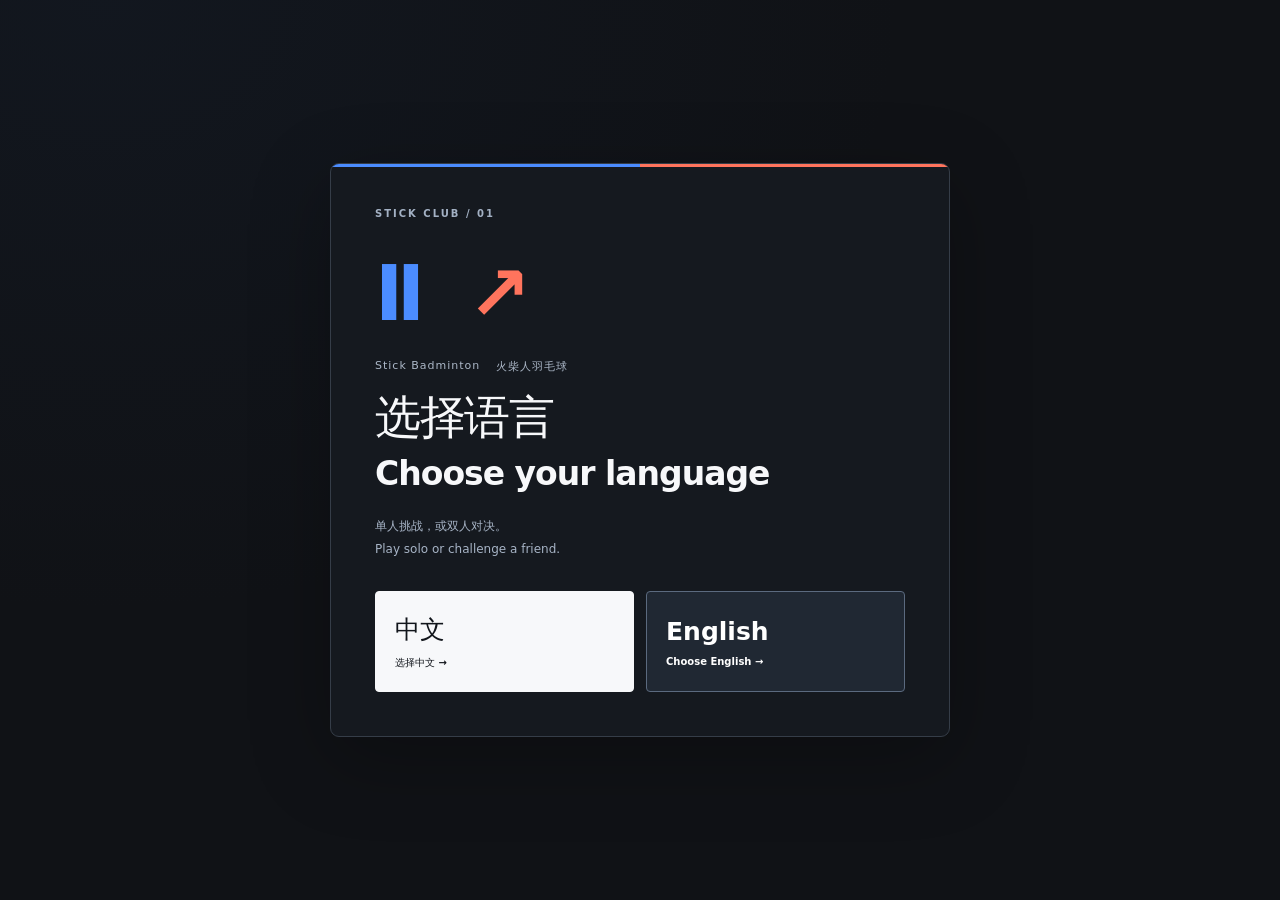
<file: stick-badminton/index.html>
<!doctype html>
<html lang="en">
<head>
  <meta charset="UTF-8">
  <meta name="viewport" content="width=device-width, initial-scale=1, viewport-fit=cover">
  <meta name="theme-color" content="#101216">
  <meta id="page-description" name="description" content="Stick Badminton / 火柴人羽毛球. Choose English or 中文. Play against the computer or share a keyboard with a friend.">
  <title>Stick Badminton / 火柴人羽毛球</title>
  <link rel="icon" href="favicon.svg" type="image/svg+xml">
  <link rel="stylesheet" href="style.css?v=default-labels-1">
</head>
<body>
  <section id="device-screen" class="device-screen" aria-labelledby="device-title" hidden>
    <div class="device-card">
      <span class="language-brand">STICK BADMINTON / 火柴人羽毛球</span>
      <h1 id="device-title"><span lang="zh-CN">请用电脑打开</span><span lang="en">Open on a computer</span></h1>
      <p class="device-copy"><span lang="zh-CN">本游戏使用电脑键盘操作。请用电脑浏览器打开这个网址，开始比赛。</span><span lang="en">This game uses a computer keyboard. Open this page in a computer browser to play.</span></p>
    </div>
  </section>
  <section id="language-screen" class="language-screen" aria-labelledby="language-title" hidden>
    <div class="language-card">
      <span class="language-brand">STICK CLUB / 01</span>
      <div class="language-art" aria-hidden="true">Ⅱ <span>↗</span></div>
      <p class="language-game"><span lang="en">Stick Badminton</span><span lang="zh-CN">火柴人羽毛球</span></p>
      <h1 id="language-title"><span lang="zh-CN">选择语言</span><span lang="en">Choose your language</span></h1>
      <p class="language-intro"><span lang="zh-CN">单人挑战，或双人对决。</span><br><span lang="en">Play solo or challenge a friend.</span></p>
      <div class="language-options">
        <button id="choose-zh" lang="zh-CN"><strong>中文</strong><span>选择中文 →</span></button>
        <button id="choose-en" lang="en"><strong>English</strong><span>Choose English →</span></button>
      </div>
    </div>
  </section>
  <section id="mode-screen" class="rules-screen" aria-labelledby="mode-title" hidden>
    <div class="rules-card mode-card">
      <div class="rules-card-top"><span class="language-brand">STICK CLUB / 02</span><button id="mode-language" class="rules-back" data-i18n="rulesLanguage">更换语言</button></div>
      <h1 id="mode-title" data-i18n="modeTitle">这次，和谁对打？</h1>
      <p class="rules-intro" data-i18n="modeIntro">单人挑战电脑，或和朋友共用键盘对决。</p>
      <fieldset><legend data-i18n="modePlayers">选择模式</legend><div class="rule-options mode-options">
        <button id="mode-single" type="button" aria-pressed="true"><strong data-i18n="modeSingle">单人挑战</strong><span data-i18n="modeSingleDetail">你控制蓝方，电脑控制红方。</span></button>
        <button id="mode-local" type="button" aria-pressed="false"><strong data-i18n="modeLocal">本地双人</strong><span data-i18n="modeLocalDetail">两人共用键盘，各控制一方。</span></button>
      </div></fieldset>
      <fieldset id="difficulty-options"><legend data-i18n="difficultyTitle">电脑难度</legend><div class="rule-options difficulty-options">
        <button id="difficulty-easy" type="button" aria-pressed="false"><strong data-i18n="difficultyEasy">简单</strong><span data-i18n="difficultyEasyDetail">反应较慢，适合练习。</span></button>
        <button id="difficulty-medium" type="button" aria-pressed="true"><strong data-i18n="difficultyMedium">中等</strong><span data-i18n="difficultyMediumDetail">攻守兼顾，来回切磋。</span></button>
        <button id="difficulty-hard" type="button" aria-pressed="false"><strong data-i18n="difficultyHard">困难</strong><span data-i18n="difficultyHardDetail">反应更快，更善于追球。</span></button>
      </div></fieldset>
      <button id="mode-confirm" class="primary"><b data-i18n="modeConfirm">下一步：本场规则</b><span aria-hidden="true">↗</span></button>
    </div>
  </section>
  <section id="rules-screen" class="rules-screen" aria-labelledby="rules-title" hidden>
    <div class="rules-card">
      <div class="rules-card-top"><span class="language-brand">STICK CLUB / 03</span><div class="setup-back"><button id="rules-back" class="rules-back" data-i18n="modeBack">返回模式</button><button id="rules-language" class="rules-back" data-i18n="rulesLanguage">更换语言</button></div></div>
      <h1 id="rules-title" data-i18n="rulesTitle">这场，按你的规则打。</h1>
      <p class="rules-intro" data-i18n="rulesIntro">默认选项已选好，也可以自定规则。双方使用同一套规则。</p>
      <fieldset><legend data-i18n="rulesServeTitle">1. 发球可以怎样打？</legend>
        <div class="rule-options serve-options">
          <button id="rule-serve-open" type="button" aria-pressed="false"><strong data-i18n="ruleServeOpen">可以碰墙 · 不限发球线</strong><span data-i18n="ruleServeOpenDetail">自由发球</span></button>
          <button id="rule-serve-no-wall" type="button" aria-pressed="true"><strong data-i18n="ruleServeNoWallTitle">不能碰墙 · 不限发球线（默认）</strong><span data-i18n="ruleServeNoWallDetail">发球碰墙即失分</span></button>
          <button id="rule-serve-long" type="button" aria-pressed="false"><strong data-i18n="ruleServeLong">可以碰墙 · 须越发球线</strong><span data-i18n="ruleServeLongDetail">球须到达对方发球线，允许反弹</span></button>
          <button id="rule-serve-strict" type="button" aria-pressed="false"><strong data-i18n="ruleServeStrict">不能碰墙 · 须越发球线</strong><span data-i18n="ruleServeStrictDetail">同时启用两项限制</span></button>
        </div>
      </fieldset>
      <fieldset id="serve-assist-options"><legend data-i18n="rulesAssistTitle">2. 发球限制如何生效？</legend>
        <div class="rule-options">
          <button id="rule-auto-off" type="button" aria-pressed="false"><strong data-i18n="ruleAutoOff">手动控制，违规失分</strong><span data-i18n="ruleAutoOffDetail">自行控制发球站位与力度；违规时对手得 1 分。</span></button>
          <button id="rule-auto-on" type="button" aria-pressed="true"><strong data-i18n="ruleAutoOn">自动合规（默认）</strong><span data-i18n="ruleAutoOnDetail">调整发球站位与力度，满足所选限制。</span></button>
        </div>
      </fieldset>
      <fieldset><legend data-i18n="rulesComboTitle">3. 允许自己半场连击吗？</legend>
        <div class="rule-options">
          <button id="rule-combo-off" type="button" aria-pressed="false"><strong data-i18n="ruleComboOff">不允许</strong><span data-i18n="ruleComboOffDetail">球未越网前，自己只能击打一次。</span></button>
          <button id="rule-combo-on" type="button" aria-pressed="true"><strong data-i18n="ruleComboOn">允许连击（默认）</strong><span data-i18n="ruleComboOnDetail">球未越网且仍在自己半场，可以再次击打。</span></button>
        </div>
      </fieldset>
      <fieldset><legend data-i18n="rulesRallyTitle">4. 长回合逐拍加速吗？</legend>
        <div class="rule-options">
          <button id="rule-rally-off" type="button" aria-pressed="false"><strong data-i18n="ruleRallyOff">关闭</strong><span data-i18n="ruleRallyOffDetail">球速不随回合拍数额外增加。</span></button>
          <button id="rule-rally-on" type="button" aria-pressed="true"><strong data-i18n="ruleRallyOn">逐拍加速（默认）</strong><span id="rule-rally-detail">长回合逐拍提高球速，每分恢复。</span></button>
        </div>
      </fieldset>
      <p class="rules-note" data-i18n="rulesNote">发球限制到对方首次回击为止；对方提前接球视为接受发球。球越网后碰墙返回，可以救球。自动合规只调整最初发球，后续连击按规则判定。</p>
      <button id="rules-confirm" class="primary"><b data-i18n="rulesConfirm">下一步：选择角色</b><span aria-hidden="true">↗</span></button>
    </div>
  </section>
  <section id="character-screen" class="rules-screen" aria-labelledby="characters-title" hidden>
    <div class="rules-card character-card">
      <div class="rules-card-top"><span class="language-brand">STICK CLUB / 04</span><button id="characters-back" class="rules-back" data-i18n="charactersBack">返回规则</button></div>
      <h1 id="characters-title" data-i18n="charactersTitle">选择角色与场馆。</h1>
      <p class="rules-intro" data-i18n="charactersIntro">双方各选一个角色，可以选相同角色。追风标准、小铁击球 +10%、影刃移动 +10%、星跃跳高 +10%；发球力度不受角色影响。</p>
      <div class="character-teams"><fieldset class="character-side character-side-0"><legend><span class="player-tag">P1</span> <span data-i18n="bluePlayer">蓝方选手</span></legend><div class="character-options"><button id="character-0-classic" class="character-option" type="button" aria-pressed="true"><span id="char-preview-0-classic" class="character-preview" aria-hidden="true"></span><strong id="char-name-0-classic"></strong><span id="char-desc-0-classic" class="character-desc"></span></button><button id="character-0-ninja" class="character-option" type="button" aria-pressed="false"><span id="char-preview-0-ninja" class="character-preview" aria-hidden="true"></span><strong id="char-name-0-ninja"></strong><span id="char-desc-0-ninja" class="character-desc"></span></button><button id="character-0-robot" class="character-option" type="button" aria-pressed="false"><span id="char-preview-0-robot" class="character-preview" aria-hidden="true"></span><strong id="char-name-0-robot"></strong><span id="char-desc-0-robot" class="character-desc"></span></button><button id="character-0-astro" class="character-option" type="button" aria-pressed="false"><span id="char-preview-0-astro" class="character-preview" aria-hidden="true"></span><strong id="char-name-0-astro"></strong><span id="char-desc-0-astro" class="character-desc"></span></button></div></fieldset><fieldset class="character-side character-side-1"><legend><span class="player-tag" data-i18n="sideTwoTag">P2</span> <span data-i18n="redPlayer">红方选手</span></legend><div class="character-options"><button id="character-1-classic" class="character-option" type="button" aria-pressed="true"><span id="char-preview-1-classic" class="character-preview" aria-hidden="true"></span><strong id="char-name-1-classic"></strong><span id="char-desc-1-classic" class="character-desc"></span></button><button id="character-1-ninja" class="character-option" type="button" aria-pressed="false"><span id="char-preview-1-ninja" class="character-preview" aria-hidden="true"></span><strong id="char-name-1-ninja"></strong><span id="char-desc-1-ninja" class="character-desc"></span></button><button id="character-1-robot" class="character-option" type="button" aria-pressed="false"><span id="char-preview-1-robot" class="character-preview" aria-hidden="true"></span><strong id="char-name-1-robot"></strong><span id="char-desc-1-robot" class="character-desc"></span></button><button id="character-1-astro" class="character-option" type="button" aria-pressed="false"><span id="char-preview-1-astro" class="character-preview" aria-hidden="true"></span><strong id="char-name-1-astro"></strong><span id="char-desc-1-astro" class="character-desc"></span></button></div></fieldset></div>
      <fieldset class="venue-fieldset"><legend data-i18n="venuesTitle">选择场馆</legend><p class="venue-hint" data-i18n="venuesHint">默认经典绿场，选择场馆只改变风景。</p><div class="venue-options"><button id="venue-classic" class="venue-option" type="button" aria-pressed="true"><span id="venue-preview-classic" class="venue-preview" aria-hidden="true"></span><strong id="venue-name-classic"></strong><span id="venue-desc-classic" class="venue-desc"></span></button><button id="venue-sunset" class="venue-option" type="button" aria-pressed="false"><span id="venue-preview-sunset" class="venue-preview" aria-hidden="true"></span><strong id="venue-name-sunset"></strong><span id="venue-desc-sunset" class="venue-desc"></span></button><button id="venue-coast" class="venue-option" type="button" aria-pressed="false"><span id="venue-preview-coast" class="venue-preview" aria-hidden="true"></span><strong id="venue-name-coast"></strong><span id="venue-desc-coast" class="venue-desc"></span></button><button id="venue-bamboo" class="venue-option" type="button" aria-pressed="false"><span id="venue-preview-bamboo" class="venue-preview" aria-hidden="true"></span><strong id="venue-name-bamboo"></strong><span id="venue-desc-bamboo" class="venue-desc"></span></button><button id="venue-lake" class="venue-option" type="button" aria-pressed="false"><span id="venue-preview-lake" class="venue-preview" aria-hidden="true"></span><strong id="venue-name-lake"></strong><span id="venue-desc-lake" class="venue-desc"></span></button></div></fieldset>
      <button id="characters-confirm" class="primary"><b data-i18n="charactersConfirm">确认角色与场馆，进入球场</b><span aria-hidden="true">↗</span></button>
    </div>
  </section>
  <main id="game-shell" class="shell" hidden inert>
    <header class="topbar">
      <a class="brand" href="./" data-i18n-aria="home" aria-label="火柴人羽毛球首页"><span class="brand-mark" data-i18n="brandMark">羽</span><span>STICK CLUB<small data-i18n="club">街机运动俱乐部 / 01</small></span></a>
      <span class="mode-label"><span class="two-icon">Ⅱ</span> <span data-i18n="mode">双人同屏</span> <span class="separator">/</span> <span data-i18n="local">本地双人</span></span>
    </header>
    <section class="title-row" data-i18n-aria="gameTitle" aria-label="游戏标题">
      <div><div class="eyebrow" data-i18n="eyebrow">一块键盘，两位对手。</div><h1><b data-i18n="titleFirst">火柴人</b><span data-i18n="titleSecond">羽毛球</span><span class="title-dot">.</span></h1></div>
      <div class="tools">
        <button id="lang-switch" class="tool" data-i18n="language" data-i18n-title="languageTitle">语言</button>
        <button id="sound" class="tool" aria-pressed="true" data-i18n-title="soundTitle" title="音效开关（M）"><b data-i18n="sound">音效</b> <span>开</span></button>
        <button id="fullscreen" class="tool" data-i18n-title="fullscreenTitle" title="全屏游戏"><b id="fullscreen-label">全屏</b> <span>⛶</span></button>
      </div>
    </section>
    <div class="rules-strip"><p id="rules-summary"></p><div class="match-edits"><button id="mode-edit" data-i18n="modeEdit">修改模式</button><button id="characters-edit" data-i18n="charactersEdit">角色与场馆</button><button id="rules-edit" data-i18n="rulesEdit">修改规则</button></div></div>
    <section id="arena" class="arena" data-i18n-aria="arena" aria-label="双人羽毛球游戏">
      <canvas id="game" width="1100" height="600" tabindex="0" data-i18n="canvasFallback" data-i18n-aria="canvas" aria-label="羽毛球球场。左方 A D 移动、W 跳跃、S 挥拍、E 大力击球；右方方向键移动跳跃和挥拍、斜杠键大力击球。">你的浏览器不支持 Canvas，请使用新版 Chrome、Edge 或 Safari。</canvas>
      <div class="scoreboard" data-i18n-aria="scoreboard" aria-label="比分">
        <div class="score-player blue"><div class="score-identity"><span class="player-tag">P1</span><span data-i18n="blue">蓝方</span><i id="serve-0" data-i18n-title="server" title="发球方"></i></div><div id="power-stock-0" class="power-stock" role="status"><span data-i18n="powerStockShort">大力</span><b id="power-count-0">3</b><small id="power-progress-0">0/3 · +1</small></div></div>
        <div class="score"><strong id="score-0">0</strong><span>:</span><strong id="score-1">0</strong></div>
        <div class="score-player red"><div class="score-identity"><i id="serve-1" data-i18n-title="server" title="发球方" hidden></i><span data-i18n="red">红方</span><span class="player-tag" data-i18n="sideTwoTag">P2</span></div><div id="power-stock-1" class="power-stock" role="status"><span data-i18n="powerStockShort">大力</span><b id="power-count-1">3</b><small id="power-progress-1">0/3 · +1</small></div></div>
        <div class="score-rule" data-i18n="rules">11 分制 · 净胜 2 分 · 15 分封顶</div>
      </div>
      <div class="court-label"><b data-i18n="court">01 号球场</b> <span>•</span> <b data-i18n="friendly">友谊赛</b></div>
      <button id="pause" class="pause-button" aria-label="暂停游戏" data-i18n-title="pauseTitle" title="暂停 / 继续（P 或 Esc）" hidden>Ⅱ</button>
      <div id="rally" class="rally" hidden><span data-i18n="rally">连续回合</span> <b>0</b></div>
      <div id="announcement" class="announcement" aria-live="polite"></div>
      <div id="serve-power" class="serve-power" hidden>
        <div class="power-caption"><span id="power-label">按住蓄力 · 松开发球</span><strong id="power-value">0%</strong></div>
        <div id="power-meter" class="power-meter" role="meter" data-i18n-aria="powerMeter" aria-label="发球力量" aria-valuemin="0" aria-valuemax="100" aria-valuenow="0"><span id="power-fill"></span></div>
        <div class="power-range"><span id="power-range-near">网前</span><span id="power-range-far">撞墙</span></div>
      </div>
      <div id="deuce-banner" class="deuce-banner" hidden>
        <div id="deuce-card" class="deuce-card">
          <span class="deuce-score">10 : 10</span>
          <span class="deuce-infinity" aria-hidden="true">∞</span>
          <h2 id="deuce-title" data-i18n="deuceTitle">无限大力，解锁！</h2>
          <p id="deuce-copy" data-i18n="deuceCopy">双方大力击球不限次数，直到本局结束。</p>
          <span class="deuce-keys" data-i18n="deuceKeys">蓝方 E · 红方 /</span>
        </div>
      </div>
      <div id="overlay" class="overlay" hidden>
        <div class="start-card">
          <span id="overlay-label" class="card-label">一起上场 / TWO PLAYER</span>
          <h2 id="overlay-title">这一球，<br>谁也别让。</h2>
          <p id="overlay-copy">叫上你的搭档，共用一块键盘。<br>先拿 11 分，赢下这一局。</p>
          <button id="start" class="primary">开始对决 <span>↗</span></button>
          <span id="start-hint" class="start-hint">也可以按空格开始</span>
        </div>
      </div>
      <div class="court-bottom"><span data-i18n="courtMotto">好球！打出精彩回合。</span><span id="court-status">等待两位选手入场</span></div>
    </section>
    <section id="leaderboard" class="leaderboard" aria-labelledby="leaderboard-title">
      <div class="leaderboard-heading"><div><span class="card-label" data-i18n="leaderboardEyebrow">全站共享 · 每档前五</span><h2 id="leaderboard-title" data-i18n="leaderboardTitle">单人挑战榜</h2></div><button id="leaderboard-refresh" type="button" class="tool" data-i18n="leaderboardRefresh">刷新榜单</button></div>
      <p class="leaderboard-intro" data-i18n="leaderboardIntro">完整击败电脑即可挑战榜单。先比净胜分，再比电脑得分，同比分用时更短者在前。</p>
      <div class="leaderboard-tabs" role="group" data-i18n-aria="leaderboardDifficulty" aria-label="排行榜难度">
        <button id="leaderboard-easy" type="button" aria-pressed="false" data-i18n="difficultyEasy">简单</button><button id="leaderboard-medium" type="button" aria-pressed="true" data-i18n="difficultyMedium">中等</button><button id="leaderboard-hard" type="button" aria-pressed="false" data-i18n="difficultyHard">困难</button>
      </div>
      <section id="record-panel" class="record-panel" aria-labelledby="record-title" hidden>
        <h3 id="record-title" data-i18n="recordTitle">本场成绩</h3><p id="record-summary" class="record-summary"></p><p id="record-status" class="record-status" role="status" aria-live="polite"></p>
        <form id="record-form" hidden>
          <label for="record-name" data-i18n="recordName">上榜昵称</label>
          <div class="record-name-row"><input id="record-name" name="nickname" type="text" autocomplete="nickname" maxlength="40" aria-describedby="record-name-help record-name-error"><button id="record-submit" class="primary" type="submit" data-i18n="recordSubmit">提交到共享榜单</button></div>
          <p id="record-name-help" class="record-help" data-i18n="recordNameHelp">1–20 个字符，昵称和成绩将公开显示。</p><p id="record-name-error" class="record-error" role="alert"></p>
        </form>
        <div class="record-actions"><button id="record-retry" class="tool" type="button" data-i18n="leaderboardRetry" hidden>重试</button><button id="record-skip" class="tool" type="button" data-i18n="recordSkip">这次跳过</button></div>
      </section>
      <p id="leaderboard-caption" class="leaderboard-caption"></p>
      <div class="leaderboard-columns" aria-hidden="true"><span data-i18n="leaderboardRank">名次</span><span data-i18n="leaderboardName">选手</span><span data-i18n="leaderboardScore">最终比分</span><span data-i18n="leaderboardTime">总用时</span></div>
      <ol id="leaderboard-entries" class="leaderboard-entries"></ol>
      <p id="leaderboard-status" class="leaderboard-status" role="status" aria-live="polite"></p>
      <p class="leaderboard-footnote" data-i18n="leaderboardNote">用时包含暂停与离开页面的时间。自定义规则也可参赛；完全相同的成绩保留先提交者。</p>
    </section>
    <section class="controls" data-i18n-aria="controls" aria-label="操作说明">
      <div class="control-player p1"><span class="control-avatar">1</span><div><h3><span data-i18n="bluePlayer">蓝方选手</span> <small data-i18n="playerOne">一号选手</small></h3><div class="key-row"><span><kbd id="p1-key-left">A</kbd><kbd id="p1-key-right">D</kbd> <span data-i18n="move">移动</span></span><span><kbd id="p1-key-jump">W</kbd> <span data-i18n="jump">跳跃</span></span><span><kbd id="p1-key-hit">S</kbd> <span data-i18n="hit">蓄力击球</span></span><span><kbd id="p1-key-power">E</kbd> <span data-i18n="power">大力</span></span></div></div></div>
      <div id="p2-controls" class="control-player p2"><span class="control-avatar">2</span><div><h3><span data-i18n="redPlayer">红方选手</span> <small data-i18n="playerTwo">二号选手</small></h3><div class="key-row"><span><kbd>←</kbd><kbd>→</kbd> <span data-i18n="move">移动</span></span><span><kbd>↑</kbd> <span data-i18n="jump">跳跃</span></span><span><kbd>↓</kbd> <span data-i18n="hit">蓄力击球</span></span><span><kbd>/</kbd> <span data-i18n="power">大力</span></span></div></div></div>
      <div id="ai-controls" class="ai-controls" hidden><span class="control-avatar">AI</span><div><h3 data-i18n="computerPlayer">电脑选手</h3><p id="ai-controls-copy"></p></div></div>
    </section>
    <p class="charge-guide" data-i18n="chargeGuide">普通击球：轻点 S / ↓ 挥拍；按住蓄力、松开击球，蓄满可增加 30% 距离。发球时按住蓄力、松开发出。可立即大力击球。</p>
    <p class="power-rules" data-i18n="powerRule">大力开局各 3 次，成功击中 3 球补 1 次（不含发球）。挥空不扣；次数用完后，大力键发出普通回球。10–10 后双方无限大力。</p>
    <div class="touch-controls" data-i18n-aria="touchControls" aria-label="触屏双人操作">
      <div class="touch-side p1"><button data-player="0" data-action="left" aria-label="蓝方向左">←</button><button data-player="0" data-action="right" aria-label="蓝方向右">→</button><button data-player="0" data-action="jump" aria-label="蓝方跳跃">跳</button><button data-player="0" data-action="hit" aria-label="蓝方挥拍">挥</button><button data-player="0" data-action="power" aria-label="蓝方大力击球">力</button></div>
      <div id="p2-touch" class="touch-side p2"><button data-player="1" data-action="left" aria-label="红方向左">←</button><button data-player="1" data-action="right" aria-label="红方向右">→</button><button data-player="1" data-action="jump" aria-label="红方跳跃">跳</button><button data-player="1" data-action="hit" aria-label="红方挥拍">挥</button><button data-player="1" data-action="power" aria-label="红方大力击球">力</button></div>
    </div>
    <footer><p><span class="tip-label" data-i18n="tip">小提示</span> <span data-i18n="tipCopy">轻点挥拍，蓄力最多增加 30% 距离；蓝方 E、红方 / 立即大力击球。</span><span class="alias" data-i18n="alias">F / K 也可蓄力。</span></p><div><span><kbd>P</kbd> <span data-i18n="pause">暂停</span></span><button id="restart" data-i18n="restart">重新开局 ↻</button></div></footer>
    <p id="live-status" class="sr-only" aria-live="polite"></p>
  </main>
  <noscript><p class="noscript"><span lang="zh-CN">请开启 JavaScript 来玩火柴人羽毛球。</span><br><span lang="en">Please enable JavaScript to play Stick Badminton.</span></p></noscript>
  <script type="module" src="entry.mjs?v=default-labels-1"></script>
</body>
</html>
</file>
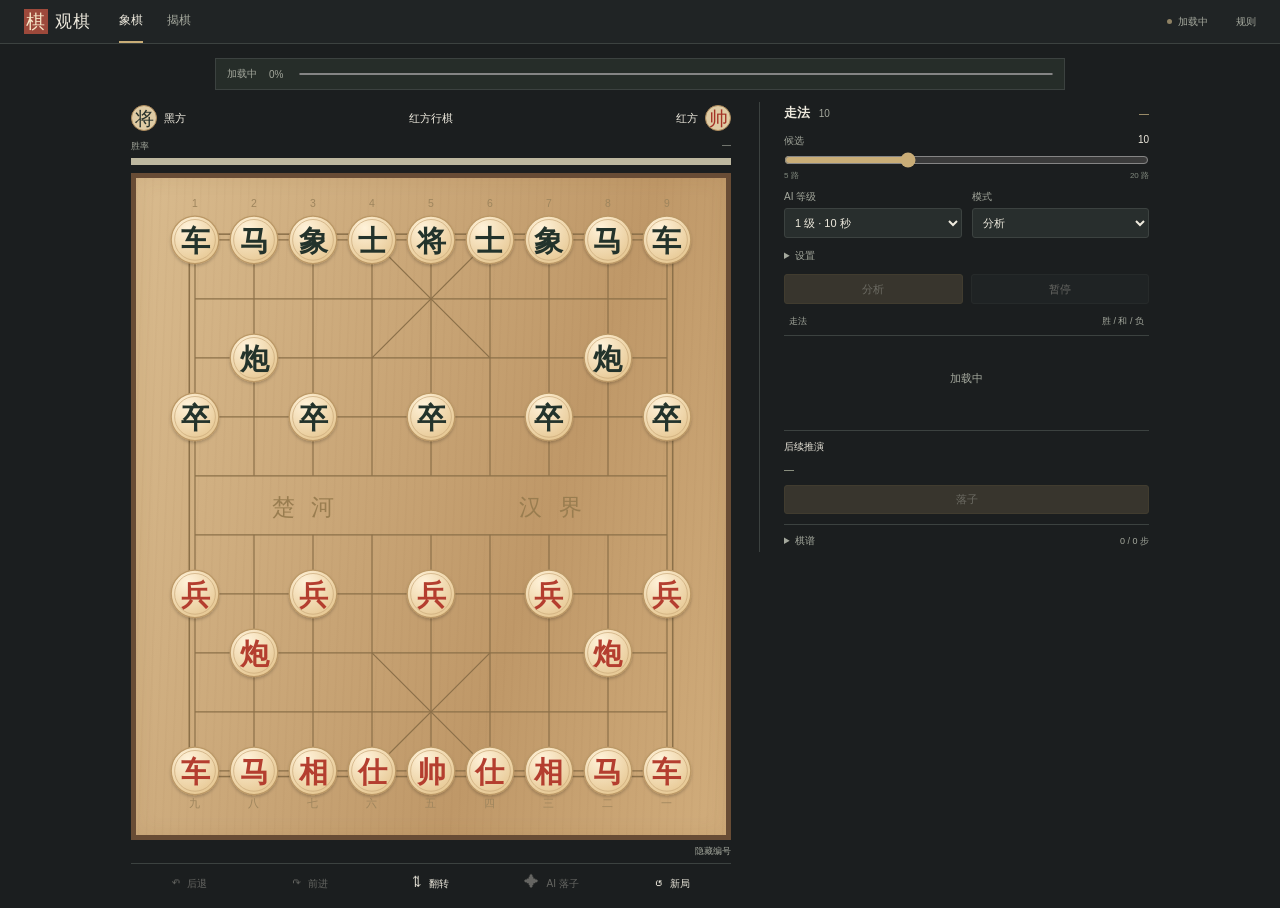
<file: xiangqi/index.html>
<!doctype html>
<html lang="zh-CN">
<head><meta charset="UTF-8"><meta name="viewport" content="width=device-width, initial-scale=1"><meta name="theme-color" content="#1d2021"><title>观棋 · 象棋</title><link rel="stylesheet" href="style.css"></head>
<body>
<header class="masthead"><a class="brand" href="./"><span class="seal">棋</span><span>观棋</span></a><nav><a class="active" href="./">象棋</a><a href="../jieqi/">揭棋</a></nav><div class="engine-tag"><i id="connection-light"></i><span id="connection">加载中</span></div><a class="rules-link" href="about.html">规则</a></header>
<main>
<div id="engine-loading" class="engine-loading"><div><strong>加载中</strong><span id="engine-loading-message">0%</span></div><progress id="engine-download" max="1" value="0"></progress></div>
<div class="workspace">
<section class="board-panel" aria-label="象棋棋盘">
<div class="match-head"><div class="player"><span class="side-piece black">将</span><div><strong>黑方</strong><small id="black-role" hidden>分析</small></div></div><div class="turn-status"><span id="turn-label">红方行棋</span><small id="move-count" hidden>第 1 回合</small></div><div class="player right"><div><strong>红方</strong><small id="red-role" hidden>分析</small></div><span class="side-piece red">帅</span></div></div>
<div class="wdl-heading"><span>胜率</span><span id="wdl-caption">—</span></div>
<div id="wdl-bar" class="wdl-bar"><span class="black-segment" style="width:0%"></span><span class="draw-segment" style="width:100%">—</span><span class="red-segment" style="width:0%"></span></div>
<div id="mate-alert" class="mate-alert" role="status" aria-live="polite" hidden><strong id="mate-alert-label"></strong><span id="mate-alert-context"></span></div>
<div class="board-frame"><svg id="board" viewBox="0 0 620 690" role="group" aria-label="中国象棋，点击棋子选择，再点击落点走棋"></svg></div>
<div class="board-caption"><button id="overlay-toggle" class="text-button" aria-pressed="true">隐藏编号</button></div>
<div class="toolbar"><button id="undo" title="退回一步">↶ <span>后退</span></button><button id="redo" title="前进一步">↷ <span>前进</span></button><button id="flip">⇅ <span>翻转</span></button><button id="ai-move">✦ <span>AI 落子</span></button><button id="new-game">↺ <span>新局</span></button></div>
<p class="board-hint" id="board-hint" hidden></p>
</section>
<aside class="analysis-panel">
<div class="panel-title"><h2>走法 <span id="candidate-badge">10</span></h2><span class="live-status" id="search-status">—</span></div>
<div class="controls"><label class="range-label">候选 <output id="candidate-output">10</output><input id="candidate-count" type="range" min="5" max="20" value="10" step="1"><span class="range-ends"><span>5 路</span><span>20 路</span></span></label><div class="two-fields"><label>AI 等级<select id="thinking-time"><option value="10000">1 级 · 10 秒</option><option value="30000">2 级 · 30 秒</option><option value="60000">3 级 · 60 秒</option><option value="120000">4 级 · 120 秒</option></select></label><label>模式<select id="play-mode"><option value="analysis">分析</option><option value="red">执红</option><option value="black">执黑</option></select></label></div><details class="resources"><summary>设置 <span id="resource-caption" hidden>4 线程 / 256 MB</span></summary><div class="two-fields"><label>线程<select id="threads"><option value="2">2 线程</option><option value="4" selected>4 线程</option><option value="6">6 线程</option><option value="8">8 线程</option><option value="12">12 线程</option><option value="16">16 线程</option></select></label><label>缓存<select id="hash"><option value="64">64 MB</option><option value="128">128 MB</option><option value="256" selected>256 MB</option></select></label></div></details></div>
<div class="analysis-actions"><button id="analyze" class="primary">分析</button><button id="stop">暂停</button></div>
<div class="search-metrics" hidden><span>深度 <b id="depth">—</b></span><span>局面 <b id="nodes">—</b></span><span>速度 <b id="nps">—</b></span></div>
<div class="candidate-heading"><span>走法</span><span>胜 / 和 / 负</span></div>
<div id="candidates" class="candidate-list" aria-live="polite"><div class="empty">—</div></div>
<div id="variation" class="variation"><div class="variation-head"><strong id="variation-title">后续推演</strong><span id="variation-depth" hidden>—</span></div><p id="variation-line">—</p><button id="play-candidate" class="primary" disabled>落子</button></div>

<details class="history-panel"><summary>棋谱 <span id="history-count">0 步</span></summary><div id="history" class="history"><span class="muted">—</span></div></details>
</aside></div>


</main><div id="toast" role="status"></div>
<dialog id="new-dialog"><h2>新开一局？</h2><p>当前棋谱将重置。</p><div><button id="cancel-new">取消</button><button id="confirm-new" class="primary">新开一局</button></div></dialog>
<script src="isolation.js"></script><script type="module" src="app.js"></script>
</body></html>
</file>
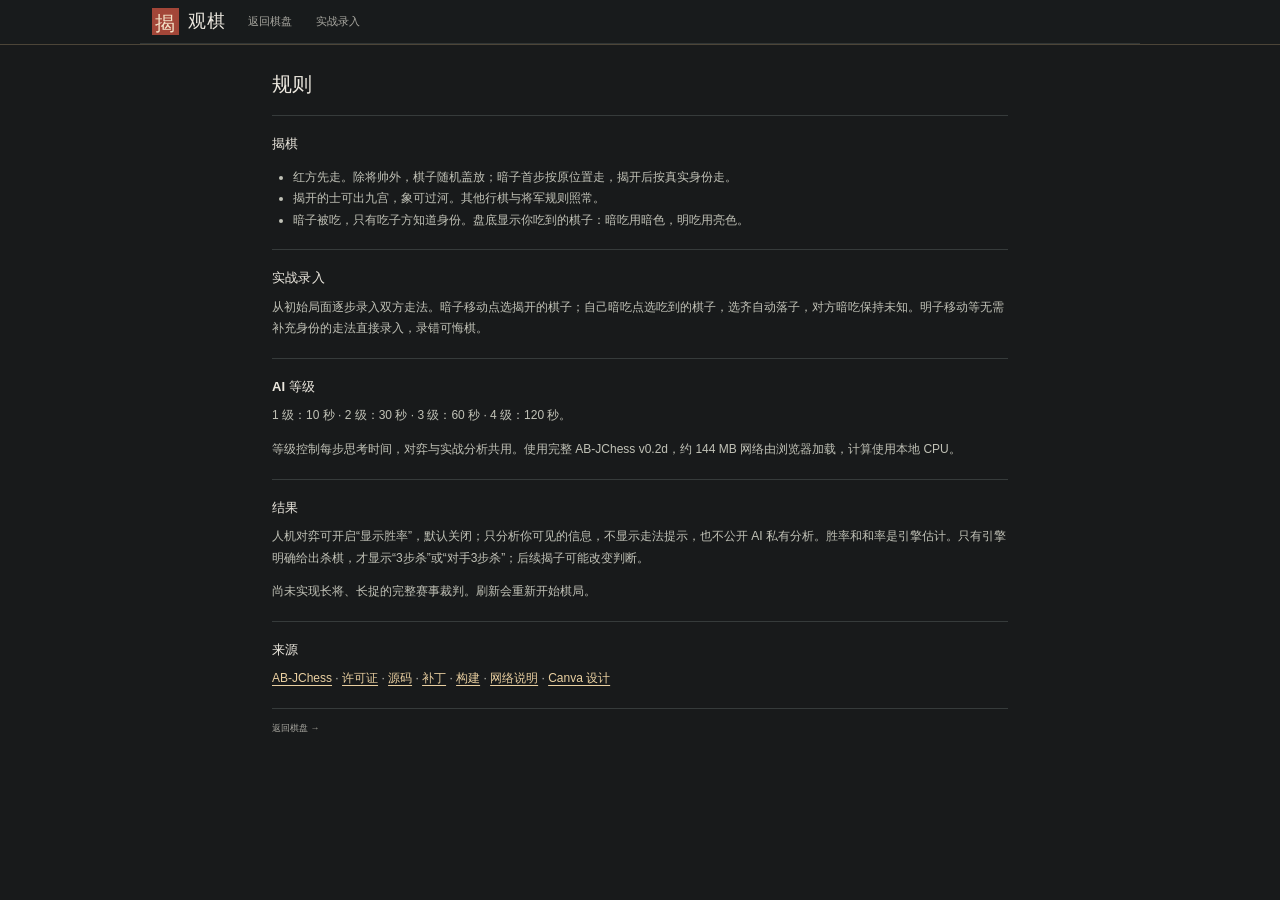
<file: jieqi/about.html>
<!doctype html>
<html lang="zh-CN">
<head><meta charset="UTF-8"><meta name="viewport" content="width=device-width,initial-scale=1"><meta name="theme-color" content="#181a1b"><title>规则 · 观棋揭棋</title><link rel="stylesheet" href="style.css"></head>
<body>
<header class="app-header"><div class="masthead"><a class="brand" href="./"><span class="seal">揭</span><span>观棋</span></a><nav><a href="./">返回棋盘</a><a href="./?mode=record">实战录入</a></nav></div></header>
<main class="about-page">
  <div class="about-title"><h1>规则</h1></div>
  <section class="about-section"><h2>揭棋</h2><ul><li>红方先走。除将帅外，棋子随机盖放；暗子首步按原位置走，揭开后按真实身份走。</li><li>揭开的士可出九宫，象可过河。其他行棋与将军规则照常。</li><li>暗子被吃，只有吃子方知道身份。盘底显示你吃到的棋子：暗吃用暗色，明吃用亮色。</li></ul></section>
  <section class="about-section"><h2>实战录入</h2><p>从初始局面逐步录入双方走法。暗子移动点选揭开的棋子；自己暗吃点选吃到的棋子，选齐自动落子，对方暗吃保持未知。明子移动等无需补充身份的走法直接录入，录错可悔棋。</p></section>
  <section class="about-section"><h2>AI 等级</h2><p>1 级：10 秒 · 2 级：30 秒 · 3 级：60 秒 · 4 级：120 秒。</p><p>等级控制每步思考时间，对弈与实战分析共用。使用完整 AB-JChess v0.2d，约 144 MB 网络由浏览器加载，计算使用本地 CPU。</p></section>
  <section class="about-section"><h2>结果</h2><p>人机对弈可开启“显示胜率”，默认关闭；只分析你可见的信息，不显示走法提示，也不公开 AI 私有分析。胜率和和率是引擎估计。只有引擎明确给出杀棋，才显示“3步杀”或“对手3步杀”；后续揭子可能改变判断。</p><p>尚未实现长将、长捉的完整赛事裁判。刷新会重新开始棋局。</p></section>
  <section class="about-section"><h2>来源</h2><p><a href="https://github.com/lxsgx23/AB-JChess/releases/tag/v0.2d" target="_blank" rel="noopener noreferrer">AB-JChess</a> · <a href="engine/LICENSE">许可证</a> · <a href="engine/AB-JChess-v0.2d-source.tar.gz">源码</a> · <a href="engine/source.patch">补丁</a> · <a href="engine/build.sh">构建</a> · <a href="engine/NNUE-NOTICE.txt">网络说明</a> · <a href="https://canva.link/w4cnnnxmp58u87u" target="_blank" rel="noopener noreferrer">Canva 设计</a></p></section>
  <footer><a href="./">返回棋盘 →</a></footer>
</main>
</body>
</html>
</file>
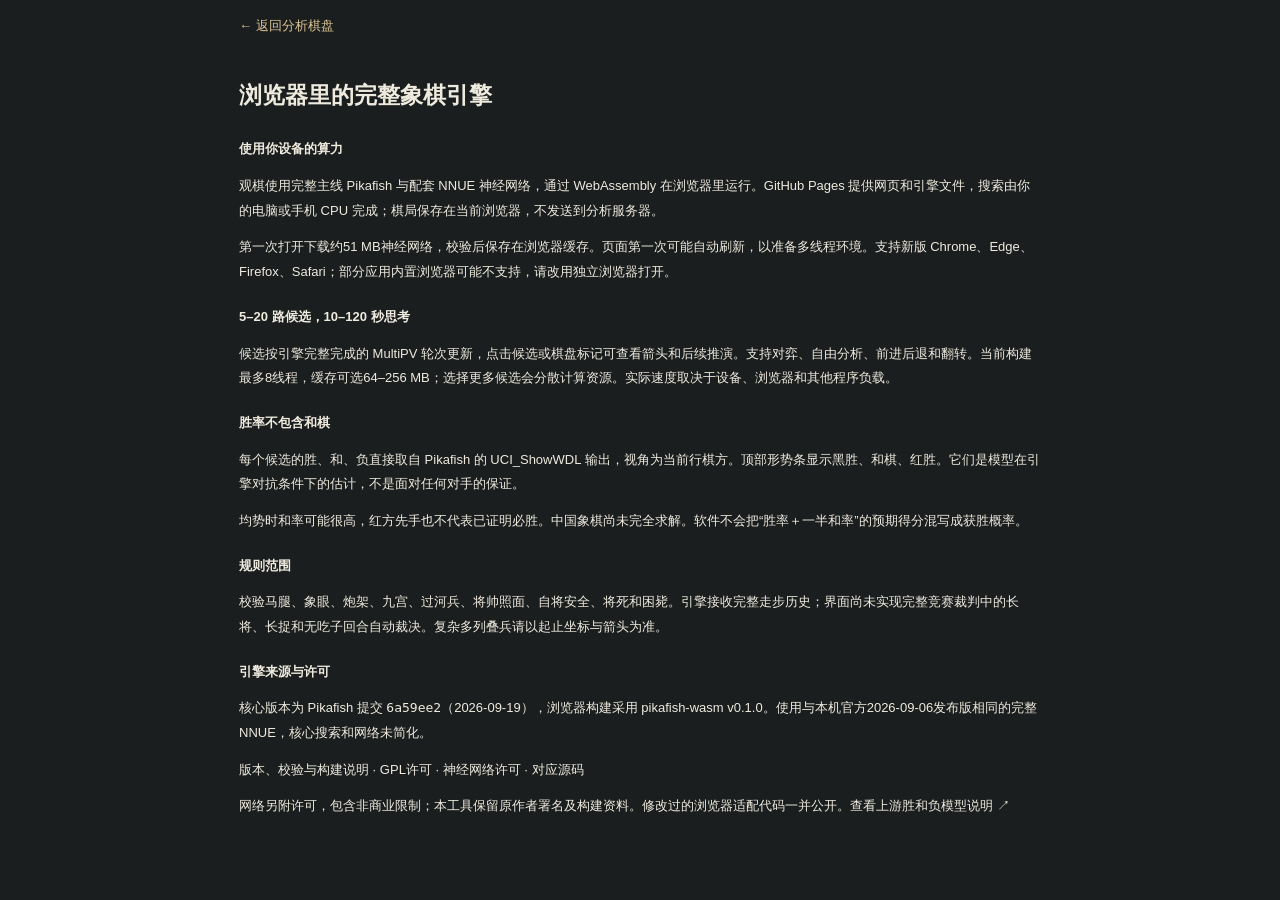
<file: xiangqi/about.html>
<!doctype html><html lang="zh-CN"><head><meta charset="UTF-8"><meta name="viewport" content="width=device-width,initial-scale=1"><title>引擎与规则说明 · 观棋</title><link rel="stylesheet" href="style.css"></head><body><main style="max-width:850px;line-height:1.9"><a href="./">← 返回分析棋盘</a><h1 style="margin:35px 0 20px">浏览器里的完整象棋引擎</h1><h2>使用你设备的算力</h2><p>观棋使用完整主线 Pikafish 与配套 NNUE 神经网络，通过 WebAssembly 在浏览器里运行。GitHub Pages 提供网页和引擎文件，搜索由你的电脑或手机 CPU 完成；棋局保存在当前浏览器，不发送到分析服务器。</p><p>第一次打开下载约51 MB神经网络，校验后保存在浏览器缓存。页面第一次可能自动刷新，以准备多线程环境。支持新版 Chrome、Edge、Firefox、Safari；部分应用内置浏览器可能不支持，请改用独立浏览器打开。</p><h2>5–20 路候选，10–120 秒思考</h2><p>候选按引擎完整完成的 MultiPV 轮次更新，点击候选或棋盘标记可查看箭头和后续推演。支持对弈、自由分析、前进后退和翻转。当前构建最多8线程，缓存可选64–256 MB；选择更多候选会分散计算资源。实际速度取决于设备、浏览器和其他程序负载。</p><h2>胜率不包含和棋</h2><p>每个候选的胜、和、负直接取自 Pikafish 的 UCI_ShowWDL 输出，视角为当前行棋方。顶部形势条显示黑胜、和棋、红胜。它们是模型在引擎对抗条件下的估计，不是面对任何对手的保证。</p><p>均势时和率可能很高，红方先手也不代表已证明必胜。中国象棋尚未完全求解。软件不会把“胜率＋一半和率”的预期得分混写成获胜概率。</p><h2>规则范围</h2><p>校验马腿、象眼、炮架、九宫、过河兵、将帅照面、自将安全、将死和困毙。引擎接收完整走步历史；界面尚未实现完整竞赛裁判中的长将、长捉和无吃子回合自动裁决。复杂多列叠兵请以起止坐标与箭头为准。</p><h2>引擎来源与许可</h2><p>核心版本为 Pikafish 提交 <code>6a59ee2</code>（2026-09-19），浏览器构建采用 <a href="https://github.com/brianhliou/pikafish-wasm/releases/tag/v0.1.0">pikafish-wasm v0.1.0</a>。使用与本机官方2026-09-06发布版相同的完整NNUE，核心搜索和网络未简化。</p><p><a href="engine/ORIGIN.txt">版本、校验与构建说明</a> · <a href="engine/LICENSE">GPL许可</a> · <a href="engine/NNUE-License.md">神经网络许可</a> · <a href="engine/Pikafish-6a59ee2-source.tar.gz">对应源码</a></p><p>网络另附许可，包含非商业限制；本工具保留原作者署名及构建资料。修改过的浏览器适配代码一并公开。<a href="https://github.com/official-pikafish/Pikafish/wiki/Pikafish-FAQ">查看上游胜和负模型说明 ↗</a></p></main></body></html>
</file>
<file: jieqi/style.css>
:root{color-scheme:dark;--bg:#181a1b;--panel:#202324;--panel-2:#26292a;--ink:#ece8df;--muted:#a7a69f;--subtle:#757c7c;--line:#363b3b;--gold:#c7a467;--gold-light:#ead0a1;--red:#b95445;--teal:#9fb797;--wood:#bc9868;--radius:4px;font-synthesis:none}
*{box-sizing:border-box}body{margin:0;background:var(--bg);color:var(--ink);font-family:-apple-system,BlinkMacSystemFont,"PingFang SC","Microsoft YaHei",sans-serif;font-size:13px;line-height:1.5}button,input,select{font:inherit}button,a,input,select{touch-action:manipulation}button{cursor:pointer;min-height:36px;border:1px solid var(--line);border-radius:var(--radius);background:var(--panel-2);padding:7px 12px;color:var(--ink);transition:background .14s,border-color .14s}button:hover:not(:disabled){background:#353a3a;border-color:#64675f}button:disabled{opacity:.38;cursor:default}button.primary{background:#b99a64;color:#191a18;border-color:#b99a64;font-weight:650}button.primary:hover:not(:disabled){background:#d0b17a;border-color:#d0b17a}a{color:inherit;text-decoration:none}a:hover{color:var(--gold-light)}button:focus-visible,a:focus-visible,select:focus-visible,input:focus-visible,summary:focus-visible{outline:2px solid var(--gold-light);outline-offset:3px}[hidden]{display:none!important}h1,h2,p{margin-top:0}h1,h2{font-size:14px;font-weight:650;letter-spacing:.2px}h1,h2{margin-bottom:0}.muted{color:var(--muted)}
.app-header{border-bottom:1px solid var(--line);background:#1d2021}.masthead,.workspace-toolbar{max-width:1240px;margin:auto;padding:0 24px;display:flex;align-items:center;gap:24px;min-height:44px}.masthead{border-bottom:1px solid #303535}.brand{display:flex;align-items:center;gap:9px;font-family:"Songti SC",serif;font-size:18px;font-weight:600;letter-spacing:1px;white-space:nowrap}.brand small{font:8px -apple-system,sans-serif;letter-spacing:1.7px;margin-left:5px;color:var(--muted)}.seal{display:grid;place-items:center;height:27px;width:27px;background:#a24638;color:#f4e4c9;font-size:20px}.masthead nav{display:flex;gap:24px;align-self:stretch}.masthead nav a{display:flex;align-items:center;font-size:11px;color:var(--muted);border-bottom:2px solid transparent;padding-top:2px}.masthead nav a.active{color:var(--gold-light);border-bottom-color:var(--gold)}.engine-tag{margin-left:auto;display:flex;align-items:center;gap:7px;font-size:10px;color:var(--muted)}.engine-tag i{width:6px;height:6px;border-radius:50%;background:var(--gold);flex:none}.engine-tag i.online{background:#9bb383}.workspace-toolbar{gap:16px}.mode-control{display:flex;align-items:center;gap:8px;flex:none;color:var(--muted);font-size:11px}.mode-control select{margin:0;width:120px;min-height:30px;padding:3px 25px 3px 8px;background:#25292a;font-size:11px}.toolbar{display:flex;align-items:center;gap:3px}.toolbar button{min-height:32px;border-color:transparent;background:transparent;padding:5px 9px;font-size:11px;white-space:nowrap}.toolbar button span{font-size:16px;vertical-align:-1px;color:var(--gold-light);margin-right:3px}.toolbar-note{margin-left:auto;color:var(--subtle);font-size:10px;white-space:nowrap}main{max-width:1240px;margin:auto;padding:18px 24px 0}.workspace{display:grid;grid-template-columns:minmax(400px,1.42fr) minmax(340px,1fr);gap:24px;align-items:start}.board-panel{min-width:0}.match-head{display:flex;align-items:center;justify-content:space-between;padding:0 3px 12px}.player{display:flex;gap:8px;align-items:center}.player strong{font-size:12px;font-weight:550}.player small,.turn-status small{display:block;color:var(--muted);font-size:10px;margin-top:1px}.player.right{text-align:right}.side-piece{display:grid;place-items:center;width:30px;height:30px;border:1px solid #c3ab83;border-radius:50%;background:#e9d9b8;font:21px "Songti SC",serif}.side-piece.red{color:#9c352d}.side-piece.black{color:#292b27}.turn-status{text-align:center;font-size:12px}.wdl-heading{display:flex;justify-content:space-between;gap:12px;color:var(--muted);font-size:10px;margin-bottom:5px}.wdl-bar{display:flex;height:18px;border:1px solid #484b43;font-size:10px;line-height:16px;overflow:hidden;margin-bottom:12px;font-variant-numeric:tabular-nums;white-space:nowrap}.wdl-bar>span{display:block;text-align:center;overflow:hidden;transition:width .3s}.black-segment{background:#404643;color:#f0eee6}.draw-segment{background:#aaa58f;color:#272925}.red-segment{background:#a94b3c;color:#fff5e9}.board-frame{background:repeating-linear-gradient(93deg,transparent 0,rgba(70,38,15,.035) 1px,transparent 2px,transparent 7px),linear-gradient(110deg,#d4b385,#bd9867 62%,#d0aa78);border:7px solid #6e4d34;box-shadow:0 1px 0 #876142,inset 0 0 24px #5c3b2524;overflow:hidden}#board{display:block;width:100%;height:auto;user-select:none;-webkit-user-select:none;touch-action:manipulation}#board .board-line{stroke:#67492e;stroke-width:1.2}#board .river,#board .river-text{fill:#67492e;font-family:"Songti SC",serif;font-size:24px;letter-spacing:8px}#board .coordinate{fill:#67492e;font-size:11px;font-family:-apple-system,sans-serif}#board .piece{cursor:pointer}#board .piece-body{filter:drop-shadow(0 1px 1px #513a2928)}#board .inner-ring{fill:none;pointer-events:none}#board .piece-label{font-family:"Songti SC","STSong","Noto Serif SC",serif;font-size:32px;font-weight:650;pointer-events:none}#board .piece.red:not(.covered) .piece-label{fill:#9e3026}#board .piece.black:not(.covered) .piece-label{fill:#292e2b}#board .piece.covered .piece-label{font-size:24px}#board .piece.red.covered .piece-label{fill:#e2a487}#board .piece.black.covered .piece-label{fill:#c8c0ae}#board .piece-role{font-family:-apple-system,BlinkMacSystemFont,"PingFang SC",sans-serif;font-size:9px;font-weight:500;fill:#e0c7a0;pointer-events:none}#board .cell-target{cursor:pointer}#board .candidate-marker{cursor:pointer}#board .candidate-marker text{fill:#1c251e;font-family:-apple-system,sans-serif;font-weight:650;font-size:12px;pointer-events:none}#board .candidate-marker rect{stroke:#f7edd7;stroke-width:1}#board .candidate-marker.active rect{stroke:#473f2d;stroke-width:2}#board .candidate-rank{pointer-events:none}#board .candidate-rank text{font-family:-apple-system,sans-serif;font-size:10px;font-weight:700}#board .chosen-arrow{fill:none;stroke:#167c73;stroke-width:4;stroke-linecap:round;stroke-linejoin:round;opacity:.9;pointer-events:none}#board .mate-marker .mate-marker-label{fill:#fff;font-size:11px;font-weight:750}#board .mate-marker .mate-marker-rate{fill:#fff6e8;font-size:8px;font-weight:500}#board .mate-marker.active rect{stroke:#fff4b4;stroke-width:2.5}.board-caption{display:flex;align-items:center;justify-content:space-between;gap:12px;padding:10px 1px 0;color:var(--muted);font-size:10px}.text-button{padding:0;min-height:24px;border:0;border-radius:0;background:transparent;color:var(--gold-light);font-size:10px}.text-button:hover:not(:disabled){background:transparent}.board-hint{font-size:10px;line-height:1.7;color:var(--subtle);margin:4px 0 0}.analysis-panel{min-width:0;border-left:1px solid var(--line);padding:0 0 0 24px}.panel-title{display:flex;align-items:center;justify-content:space-between;gap:12px;min-height:30px}.panel-title h1 span{font-size:9px;font-weight:450;color:var(--muted);padding-left:7px;letter-spacing:0}.live-status{font-size:10px;color:var(--gold-light);text-align:right}.live-status.busy:before{content:'';display:inline-block;width:5px;height:5px;border-radius:50%;margin-right:6px;background:var(--gold);animation:pulse 1s infinite}@keyframes pulse{50%{opacity:.3}}.perspective-note{font-size:10px;line-height:1.7;color:var(--muted);margin:7px 0 16px;min-height:17px}.controls label,dialog label{display:block;font-size:10px;color:var(--muted)}.two-fields{display:grid;grid-template-columns:1fr 1fr;gap:12px}select{display:block;width:100%;min-height:35px;padding:6px 8px;border:1px solid var(--line);border-radius:3px;background:#25292a;color:var(--ink);font-size:12px;margin-top:5px}select:disabled{color:#c6c4b9;opacity:1}.resources{margin-top:13px;font-size:10px;color:var(--muted)}.resources summary{cursor:pointer;min-height:24px}.resources summary span{float:right;font-variant-numeric:tabular-nums;color:#b6ad97}.resources[open] .two-fields{margin-top:8px}.analysis-actions{display:grid;grid-template-columns:1fr 1fr;gap:8px;margin:12px 0 0}.analysis-actions button{font-size:11px;min-height:34px}.search-metrics{display:flex;justify-content:space-between;gap:10px;color:var(--muted);font-size:10px;padding:14px 0 12px;border-bottom:1px solid var(--line);font-variant-numeric:tabular-nums}.search-metrics b{font-weight:500;color:var(--ink);margin-left:5px}.candidate-heading,.candidate-row{display:grid;grid-template-columns:24px minmax(90px,1fr) 61px 52px 35px;gap:6px;align-items:center}.candidate-heading{min-height:35px;font-size:9px;color:var(--muted);padding:0 6px;border-bottom:1px solid var(--line)}.candidate-heading>span:nth-child(n+3){text-align:right}.candidate-list{min-height:270px}.candidate-row{position:relative;width:100%;border:0;border-bottom:1px solid #343939;border-radius:0;background:transparent;min-height:57px;padding:10px 6px;text-align:left;margin:0;transition:background .12s}.candidate-row:hover:not(:disabled){background:#2b302e;border-color:#343939}.candidate-row.active{background:#38382e;box-shadow:inset 2px 0 var(--gold)}.candidate-row .rank{font-size:11px;font-variant-numeric:tabular-nums;color:var(--muted);text-align:center}.candidate-row .rank.first{color:var(--gold-light);font-weight:700}.candidate-row .rank.good{color:#c8c0a1}.move-name{font-size:13px;font-weight:600;letter-spacing:.4px;color:var(--ink);display:block}.move-meta,.move-coord{display:block;color:var(--muted);font-size:9px;font-weight:400;letter-spacing:.1px;margin-top:3px;overflow-wrap:anywhere}.win-value,.draw-value,.depth-value{font-variant-numeric:tabular-nums;text-align:right;white-space:nowrap}.win-value{font-size:14px;font-weight:650;color:var(--gold-light)}.draw-value{font-size:11px;color:#b1b7ad}.depth-value{font-size:11px;color:var(--muted)}.win-value small,.draw-value small{font-size:9px;font-weight:400}.mini-wdl{display:flex;height:2px;overflow:hidden;gap:0;margin-top:6px;min-width:0;opacity:.85}.mini-wdl>i,.mini-wdl>span{display:block;height:100%;background:#919d79}.mini-wdl>:nth-child(2){background:#777c72}.mini-wdl>:nth-child(3){background:#9b5d4d}.candidate-row>.mini-wdl{grid-column:2/-1;margin-top:-2px}.empty{font-size:11px;text-align:center;line-height:1.9;color:var(--muted);padding:69px 12px}.empty small{font-size:10px;color:var(--subtle)}.variation{border-top:1px solid var(--line);padding-top:14px;margin-top:12px}.variation-head{display:flex;align-items:center;justify-content:space-between;gap:12px;font-size:11px}.variation-head strong{font-weight:600}.variation-head span{font-size:10px;color:var(--muted)}#variation-line{font-size:11px;line-height:1.9;min-height:42px;overflow-wrap:anywhere;margin:10px 0 13px;color:#b9b9ab}#play-candidate{width:100%;font-size:11px;min-height:34px}.probability-note{font-size:9px;line-height:1.8;margin:13px 0 0;color:var(--subtle)}.mate-alert{border:1px solid #8e5b43;background:#3b2b23;color:#f1bd95;padding:9px 12px;display:flex;justify-content:space-between;align-items:center;gap:8px;margin:0 0 11px}.mate-alert strong{font-size:15px}.mate-alert span{font-size:10px}.mate-alert.losing{background:#382931;border-color:#775366;color:#e4b7c8}.mate-badge{display:inline-block;font-size:10px;line-height:1.6;font-weight:650;color:#efc18f;margin-top:3px;letter-spacing:0}.mate-badge.losing{color:#d9a5b7}.mate-title.winning{color:#efc18f}.mate-title.losing{color:#d9a5b7}
.game-details{display:grid;grid-template-columns:minmax(0,1.42fr) minmax(0,1fr);gap:24px;border-top:1px solid var(--line);margin-top:18px;padding-top:16px}.section-heading{display:flex;align-items:center;justify-content:space-between;gap:12px}.section-heading h2{font-size:12px}.section-heading>span{font-size:10px;color:var(--muted)}.history{display:flex;flex-wrap:wrap;gap:5px;align-content:flex-start;max-height:145px;min-height:50px;overflow:auto;margin-top:10px;font-size:10px;scrollbar-width:thin;scrollbar-color:#555c53 transparent}.history button{font-size:10px;min-height:28px;padding:4px 7px;border-radius:2px;background:#232728}.history-entry{font-size:10px;padding:5px 8px;border:1px solid #343939;border-radius:2px;background:#232728;line-height:1.6}.history button.active{background:#514a37;border-color:#a58d5f}.history button.future{opacity:.5}.history button small{color:var(--muted);margin-right:7px}.capture-tray{border-left:1px solid var(--line);padding-left:24px;display:grid;grid-template-columns:1fr 1fr;gap:9px 12px;align-content:start}.capture-column>span{font-size:10px;color:var(--muted)}.capture-column p{font-size:14px;line-height:1.8;min-height:24px;margin:6px 0 0;letter-spacing:2px}.capture-tray>small{grid-column:1/-1;color:var(--subtle);font-size:9px;line-height:1.7}.capture-piece{display:inline-block;margin-right:5px}.engine-loading{padding:10px 12px;background:#272b26;border:1px solid #41483a;margin-bottom:18px}.engine-loading>div{display:flex;gap:14px;align-items:center}.engine-loading strong{font-size:11px;color:var(--gold-light);font-weight:600}.engine-loading span{font-size:10px;color:var(--muted)}.engine-loading progress{width:100%;height:3px;accent-color:var(--gold);display:block;margin-top:8px;border:0;background:#45483f}.engine-loading progress::-webkit-progress-bar{background:#45483f}.engine-loading progress::-webkit-progress-value{background:var(--gold)}.engine-loading.ready{display:none}.engine-loading.error{border-color:#895947;background:#352822}.engine-loading.error span{color:#e1aa91}footer{display:flex;justify-content:space-between;gap:12px;align-items:center;font-size:9px;color:var(--subtle);border-top:1px solid var(--line);padding:13px 0 16px;margin-top:17px}footer>div{display:flex;gap:20px}footer a{color:var(--muted)}#toast{position:fixed;left:50%;bottom:24px;transform:translate(-50%,15px);border:1px solid #625b48;border-radius:4px;padding:10px 16px;max-width:min(540px,90vw);width:max-content;background:#393a30;color:#f2ebd8;font-size:12px;opacity:0;pointer-events:none;transition:opacity .18s,transform .18s;z-index:20;box-shadow:0 8px 35px #0004}#toast.show{opacity:1;transform:translate(-50%,0)}dialog{width:400px;max-width:calc(100vw - 28px);border:1px solid #585d52;border-radius:6px;padding:24px;background:#242829;color:var(--ink);box-shadow:0 18px 65px #0007}dialog::backdrop{background:#090c0dbb;backdrop-filter:blur(3px)}dialog h2{font-size:17px}dialog p{font-size:12px;color:var(--muted);line-height:1.8;margin:12px 0 19px}dialog label+label{margin-top:15px}dialog select{min-height:40px;font-size:13px}dialog .dialog-note{font-size:10px;margin:13px 0;color:#b7ac92}.dialog-actions{display:flex;justify-content:flex-end;gap:8px;margin-top:20px}.dialog-actions button{font-size:12px;min-height:38px}.record-error{color:#f3a18a!important;font-size:11px!important;margin:14px 0!important}.record-error:empty{display:none}.about-page{max-width:900px}.about-title{padding:24px 0 25px;border-bottom:1px solid var(--line)}.about-title h1{font-family:"Songti SC",serif;font-size:27px;font-weight:500;margin:9px 0}.about-title>p{font-size:12px;color:var(--muted);margin-bottom:0}.about-eyebrow{font-size:10px;color:var(--gold-light);letter-spacing:1px}.about-section{padding:25px 0;border-bottom:1px solid var(--line)}.about-section h2{font-size:16px;margin-bottom:12px}.about-section p,.about-section li{font-size:13px;color:#c1c2b7;line-height:1.9}.about-section p:last-child{margin-bottom:0}.about-section ul,.about-section ol{padding-left:21px;margin-bottom:0}.about-section a{color:var(--gold-light);text-decoration:underline;text-underline-offset:3px}.about-section code{font-family:ui-monospace,SFMono-Regular,monospace;font-size:11px}.about-section .inline-notice{border-left:2px solid var(--gold);padding-left:13px;color:#d4c6aa;margin-top:15px}
@media(min-width:1450px){main,.masthead,.workspace-toolbar{max-width:1280px}.workspace,.game-details{grid-template-columns:minmax(400px,680px) minmax(340px,1fr);gap:28px}.analysis-panel,.capture-tray{padding-left:28px}}
@media(max-width:980px){.masthead,.workspace-toolbar{padding-left:18px;padding-right:18px;gap:17px}.brand small{display:none}main{padding:16px 18px 0}.workspace,.game-details{grid-template-columns:minmax(340px,1.25fr) minmax(315px,1fr);gap:18px}.analysis-panel,.capture-tray{padding-left:18px}.candidate-heading,.candidate-row{grid-template-columns:20px minmax(74px,1fr) 52px 43px 28px;gap:5px}.win-value{font-size:12px}.move-name{font-size:12px}.toolbar-note{display:none}.perspective-note{font-size:9px}}
@media(max-width:740px){.masthead,.workspace-toolbar{padding-left:12px;padding-right:12px}.masthead{gap:17px}.brand{font-size:17px;gap:7px}.masthead nav{gap:16px}.masthead nav a{font-size:10px}.engine-tag{font-size:9px;gap:5px;max-width:36%;text-align:right}.engine-tag span{white-space:nowrap;overflow:hidden;text-overflow:ellipsis}.workspace-toolbar{gap:7px;justify-content:space-between;min-height:46px}.mode-control{gap:0}.mode-control>select{width:106px;font-size:11px}.mode-control{font-size:0}.toolbar{gap:0}.toolbar button{font-size:10px;padding:5px 7px;min-height:36px}.toolbar button span{font-size:14px;margin-right:1px}main{padding:12px 12px 0}.workspace{display:flex;flex-direction:column;gap:18px}.board-panel,.analysis-panel{width:100%}.board-frame{border-width:5px}.match-head{padding-bottom:10px}.player small,.turn-status small{font-size:9px}.wdl-heading{font-size:9px}.board-caption{font-size:9px}.board-caption .text-button{font-size:9px}.board-hint{font-size:9px}.analysis-panel{border-left:0;border-top:1px solid var(--line);padding:14px 0 0}.panel-title h1{font-size:14px}.perspective-note{font-size:10px;margin-bottom:13px}.candidate-heading,.candidate-row{grid-template-columns:24px minmax(95px,1fr) 64px 56px 38px;gap:6px}.move-name{font-size:14px}.win-value{font-size:15px}.candidate-row{min-height:58px}.candidate-list{min-height:270px}.empty{padding-top:68px}.two-fields{gap:12px}select{min-height:38px;font-size:13px}.analysis-actions button{min-height:38px;font-size:12px}.resources{margin-top:12px}.variation{margin-top:15px}#play-candidate{min-height:40px;font-size:12px}.game-details{display:flex;flex-direction:column;gap:16px;padding-top:15px}.history{max-height:155px;min-height:35px}.capture-tray{border-left:0;border-top:1px solid var(--line);padding:15px 0 0}.capture-column p{font-size:16px}.engine-loading{padding:10px;margin-bottom:14px}.engine-loading>div{display:block}.engine-loading strong,.engine-loading span{display:block}.engine-loading span{font-size:9px;margin-top:3px}.mate-alert strong{font-size:14px}.mate-alert span{font-size:9px}footer{font-size:8px;gap:8px}footer>div{gap:12px}.about-page{padding-top:0}.about-title{padding-top:24px}.about-section{padding:20px 0}}
@media(max-width:380px){.masthead nav{gap:11px}.engine-tag{max-width:31%}.toolbar button{padding:5px}.toolbar button span{display:none}.mode-control>select{width:104px}.candidate-heading,.candidate-row{grid-template-columns:20px minmax(83px,1fr) 55px 45px 27px;gap:4px}.win-value{font-size:13px}.draw-value,.depth-value{font-size:10px}.board-caption{gap:5px}.board-caption>span{font-size:8px}}
@media(prefers-reduced-motion:reduce){*,*::before,*::after{animation:none!important;transition:none!important}}

/* Compact play surface: fit the complete desktop board to viewport height. */
:root{--board-width:clamp(340px,calc((100dvh - 195px)*.8985),600px);--analysis-width:clamp(350px,30vw,390px)}
.masthead,.workspace-toolbar{max-width:1000px;min-height:44px;padding:0 12px}.masthead{gap:22px}.workspace-toolbar{gap:14px}.brand small,.toolbar-note,.perspective-note,.board-hint,.probability-note,.search-metrics{display:none!important}body>main{max-width:1000px;padding:10px 12px 16px}.workspace,.game-details{grid-template-columns:minmax(0,min(var(--board-width),calc(100% - var(--analysis-width) - 20px))) var(--analysis-width);gap:20px;justify-content:center}.match-head{padding:0 2px 6px}.player strong{font-size:11px}.player small,.turn-status small{font-size:9px}.side-piece{width:27px;height:27px;font-size:20px}.turn-status{font-size:11px}.wdl-bar{height:10px;line-height:8px;margin-bottom:8px;font-size:8px}.board-frame{border-width:5px}.board-caption{justify-content:flex-end;padding:3px 0 0;min-height:22px}.board-caption .text-button{font-size:9px;min-height:20px}.analysis-panel{padding-left:18px}.panel-title{min-height:23px;margin-bottom:8px}.panel-title h1{font-size:13px}.two-fields{gap:10px}select{min-height:32px;padding:4px 7px;font-size:11px;margin-top:3px}.controls label{font-size:9px}.resources{margin-top:8px}.resources summary{min-height:20px;font-size:10px}.resources[open] .two-fields{margin-top:5px}.settings-link{display:inline-block;font-size:10px;color:var(--muted);margin-top:10px}.settings-link:hover{color:var(--gold-light)}.analysis-actions{gap:7px;margin-top:8px}.analysis-actions button{min-height:30px;padding:4px 10px;font-size:11px}.candidate-heading{min-height:28px;margin-top:9px}.candidate-heading,.candidate-row{grid-template-columns:22px minmax(85px,1fr) 57px 49px 29px;gap:5px}.candidate-row{min-height:46px;padding:6px}.candidate-list{min-height:0}.empty{padding:14px 10px;font-size:11px;line-height:1.6}.move-name{font-size:12px}.move-meta{font-size:8px;margin-top:1px}.win-value{font-size:13px}.draw-value,.depth-value{font-size:10px}.variation{padding-top:9px;margin-top:10px}.variation-head{font-size:10px}#variation-line{min-height:0;line-height:1.65;margin:6px 0 9px;font-size:10px}#play-candidate{min-height:31px;font-size:11px}.mate-alert{font-size:11px;padding:6px 9px;margin-bottom:7px}.game-details{margin-top:12px;padding-top:12px}.section-heading h2{font-size:11px}.history{margin-top:7px;min-height:24px;max-height:110px}.capture-tray{padding-left:18px;gap:5px 10px}.capture-column>span{font-size:10px}.capture-column p{font-size:13px;min-height:20px;margin-top:3px}.engine-loading{padding:6px 9px;margin-bottom:10px}.engine-loading>div{display:block}.engine-loading span{font-size:10px;margin:0}.engine-loading progress{margin-top:4px}dialog h2{margin-bottom:18px}dialog .dialog-note{margin:12px 0 0}body>main.about-page{max-width:760px;padding-top:12px}.about-title{padding:12px 0 16px}.about-title h1{font-family:inherit;font-size:20px;margin:0}.about-section{padding:18px 0}.about-section h2{font-size:13px;margin-bottom:9px}.about-section p,.about-section li{font-size:12px;line-height:1.8}.about-page footer{margin-top:0;border-top:0}
@media(max-width:740px){.masthead{gap:17px}.workspace-toolbar{gap:7px}.workspace,.game-details{display:flex;flex-direction:column;gap:14px}.board-panel,.analysis-panel{width:100%}.analysis-panel{padding:12px 0 0}.board-frame{border-width:5px}.board-caption{min-height:21px}.match-head{padding-bottom:8px}.player strong,.turn-status{font-size:12px}.side-piece{width:30px;height:30px;font-size:21px}.panel-title{margin-bottom:9px}.controls label{font-size:10px}.controls select{min-height:36px;font-size:12px}.candidate-heading,.candidate-row{grid-template-columns:23px minmax(90px,1fr) 61px 52px 31px;gap:5px}.candidate-row{min-height:49px;padding:7px 6px}.move-name{font-size:13px}.move-meta{font-size:9px}.win-value{font-size:14px}.draw-value,.depth-value{font-size:11px}.candidate-list{min-height:0}.empty{padding:13px 8px}.analysis-actions button,#play-candidate{min-height:36px}.resources summary{min-height:24px}.variation{margin-top:10px}.variation-head,#variation-line{font-size:11px}.capture-tray{padding:12px 0 0}.game-details{padding-top:12px}.history{min-height:24px}.engine-loading>div{display:block}.engine-loading span{margin:0;font-size:10px}dialog h2{margin-bottom:16px}}
@media(max-width:380px){.candidate-heading,.candidate-row{grid-template-columns:20px minmax(76px,1fr) 55px 46px 25px;gap:4px}.move-name{font-size:12px}.win-value{font-size:13px}.draw-value,.depth-value{font-size:10px}}

/* Keep the results focused on the move and its probabilities. */
.controls>.two-fields{grid-template-columns:1fr}.candidate-heading,.candidate-row{grid-template-columns:22px minmax(100px,1fr) 73px 63px}.depth-value{display:none!important}
@media(max-width:740px){.candidate-heading,.candidate-row{grid-template-columns:23px minmax(100px,1fr) 76px 66px}}
@media(max-width:380px){.candidate-heading,.candidate-row{grid-template-columns:20px minmax(90px,1fr) 64px 57px}}

/* Canva layout: one tool strip, fine framed wood board and inset analysis. */
:root{--board-width:clamp(340px,calc((100dvh - 160px)*.8985),600px)}
.app-header{background:#181b1c;border-bottom:1px solid #4c4538}.play-toolbar{min-height:48px;gap:18px;border-bottom:0}.play-toolbar .brand{font-size:16px;gap:7px}.play-toolbar .seal{width:25px;height:25px;font-size:19px}.play-toolbar nav{gap:15px}.play-toolbar nav a{font-size:10px}.play-toolbar .mode-control{font-size:0;gap:0;margin-left:6px}.play-toolbar .mode-control select{width:112px;min-height:30px;font-size:11px;background:#222627;border-color:#514a3b;border-radius:2px}.play-toolbar .toolbar{gap:3px}.play-toolbar .toolbar button{min-height:32px;padding:5px 10px;font-size:11px;border-radius:2px}.play-toolbar .engine-tag{max-width:none;font-size:9px;white-space:nowrap}.board-panel,.analysis-panel{border:1px solid #554b3b;border-radius:0;background:#1c2021}.board-panel{padding:8px}.analysis-panel{padding:12px}.board-frame{border:1px solid #977344;background:repeating-linear-gradient(93deg,transparent 0,rgba(91,56,25,.025) 1px,transparent 3px,transparent 9px),linear-gradient(110deg,#d1b083,#bd9768 65%,#cca679);box-shadow:inset 0 0 24px #70472117}.match-head{padding:1px 2px 7px}.board-caption{padding-top:3px;min-height:20px}.panel-title{border-bottom:1px solid #494335;margin-bottom:10px;padding-bottom:8px}.candidate-heading{background:#242829;border-top:1px solid #494335;border-bottom-color:#494335}.candidate-row{border-bottom-color:#3a3f3b}.candidate-row.active{background:#35362d;box-shadow:inset 2px 0 #baa06c}.game-details{border-top-color:#4c4538}.capture-tray{border-left-color:#4c4538}#board .piece.covered .piece-label,#board .piece.covered .piece-role{display:none}
@media(max-width:740px){.play-toolbar{padding:0 8px;min-height:48px;gap:8px;flex-wrap:nowrap}.play-toolbar .brand-name,.play-toolbar nav .active,.play-toolbar .engine-tag span{display:none}.play-toolbar .brand{gap:0}.play-toolbar .seal{width:24px;height:24px;font-size:18px}.play-toolbar nav{gap:0;flex:none}.play-toolbar nav a{font-size:10px;border:0}.play-toolbar .mode-control{margin:0}.play-toolbar .mode-control select{width:101px;min-height:30px;font-size:10px;padding:3px 4px}.play-toolbar .toolbar{gap:0;margin-left:auto}.play-toolbar .toolbar button{min-height:34px;padding:5px 6px;font-size:10px}.play-toolbar .engine-tag{margin-left:0;gap:0;flex:none}.board-panel{padding:6px}.analysis-panel{padding:12px}.board-frame{border-width:1px}.panel-title{margin-bottom:10px}.game-details{gap:12px}.capture-tray{padding-top:12px}}
@media(max-width:350px){.play-toolbar{gap:6px;padding:0 6px}.play-toolbar .brand{display:none}.play-toolbar .mode-control select{width:97px}.play-toolbar .toolbar button{padding:5px}}

/* Play and recording share the level selector; analysis belongs to recording. */
.play-toolbar{gap:13px}.play-toolbar .level-control{display:flex;align-items:center;font-size:0;flex:none}.play-toolbar .level-control select{width:108px;min-height:30px;margin:0;padding:3px 7px;font-size:11px;background:#222627;border-color:#514a3b;border-radius:2px}.play-toolbar .toolbar button{padding-left:8px;padding-right:8px}.controls>.two-fields:has(>label[hidden]:only-child){display:none}body[data-mode="ai"] .analysis-panel,body[data-mode="ai"] #help-move,body[data-mode="ai"] #wdl-bar,body[data-mode="ai"] .board-caption{display:none!important}body:not([data-mode="ai"]) #ai-pause{display:none!important}body[data-mode="ai"] .workspace{display:grid;grid-template-columns:minmax(0,var(--board-width));justify-content:center;gap:0}body[data-mode="ai"] .game-details{max-width:var(--board-width);display:block}.game-details{display:block;margin-left:auto;margin-right:auto;max-width:calc(var(--board-width) + var(--analysis-width) + 20px)}.capture-tray{display:block;border:0;padding:0;margin:0;background:transparent}.capture-tray #human-captures{display:flex;align-items:center;justify-content:center;flex-wrap:wrap;gap:5px;padding:7px 0 1px;margin:0;min-height:0;letter-spacing:0}.capture-tray #human-captures:empty{display:none}.captured-piece{display:inline-flex;align-items:center;justify-content:center;width:36px;height:36px;flex:0 0 36px;margin:0;vertical-align:middle}.captured-piece svg{display:block;width:100%;height:100%;overflow:visible}.captured-piece.dark-capture svg{filter:drop-shadow(0 1px 1px #0005)}.captured-piece.light-capture svg{filter:drop-shadow(0 1px 1px #0003)}
@media(max-width:740px){.play-toolbar{gap:7px}.play-toolbar .brand,.play-toolbar nav{display:none}.play-toolbar .mode-control select{width:96px}.play-toolbar .level-control select{width:91px;padding:3px 4px;font-size:10px}.play-toolbar .toolbar{margin-left:auto}.play-toolbar .toolbar button{padding:5px 6px}.play-toolbar .engine-tag{display:none}body[data-mode="ai"] .workspace{display:block}body[data-mode="ai"] .game-details{max-width:none}.game-details{width:100%;max-width:none}.captured-piece{width:33px;height:33px;flex-basis:33px}.capture-tray #human-captures{gap:4px;padding-top:6px}}
@media(max-width:350px){.play-toolbar{gap:4px;padding:0 6px}.play-toolbar .mode-control select{width:90px}.play-toolbar .level-control select{width:85px}.play-toolbar .toolbar button{padding:5px 4px;font-size:9px}}
@media(min-width:741px) and (max-width:900px){.play-toolbar{gap:9px}.play-toolbar .brand-name,.play-toolbar nav .active{display:none}.play-toolbar .mode-control{margin-left:0}}

/* Tap the revealed/captured piece to record; no extra confirmation. */
#record-dialog{width:500px;padding:24px}
#record-dialog h2{margin-bottom:0}
#record-dialog #record-summary{margin:10px 0 20px}
.identity-field+.identity-field{margin-top:20px}
.identity-field h3{margin:0 0 10px;font-size:12px;font-weight:500;color:var(--muted)}
.identity-choices{display:grid;grid-template-columns:repeat(6,minmax(0,1fr));gap:8px}
#record-dialog .identity-piece{display:grid;place-items:center;min-width:0;min-height:0;padding:3px;background:transparent;border:2px solid transparent;border-radius:50%;aspect-ratio:1;touch-action:manipulation}
.identity-piece svg{display:block;width:100%;height:auto;pointer-events:none;filter:drop-shadow(0 2px 2px #0004)}
#record-dialog .identity-piece:hover:not(:disabled){border-color:#b99d6b;background:#b99d6b16}
#record-dialog .identity-piece:focus-visible{outline:2px solid #d7c18c;outline-offset:3px}
#record-dialog .identity-piece[aria-pressed="true"]{border-color:#32ae9c;background:#32ae9c20}
#record-dialog .identity-piece:disabled{opacity:.38;cursor:default}
#record-dialog .dialog-actions{margin-top:18px}
@media(max-width:480px){#record-dialog{padding:20px}.identity-choices{grid-template-columns:repeat(3,64px);justify-content:space-between;gap:12px 8px}.identity-field+.identity-field{margin-top:16px}}

/* Optional public-information estimate; never shows the AI's private search. */
.winrate-toggle{display:block;margin:2px auto 0;min-height:20px;padding:0 5px;border:0;border-radius:2px;background:transparent;color:var(--muted);font-size:9px;line-height:20px}.winrate-toggle[aria-pressed="true"]{color:var(--gold-light);background:#b99a6417}body[data-mode="record"] #show-winrate,body[data-mode="record"] #human-winrate{display:none!important}.human-winrate{font-size:10px;color:var(--gold-light);text-align:center;margin:0 0 7px;line-height:20px}#human-winrate-bar{height:3px;width:100%;margin-top:2px}
</file>
<file: stick-badminton/style.css>
/* Charcoal court club: one palette across setup, play and match overlays. */
:root{--ink:#f7f8fa;--muted:#a7b0bc;--paper:#101216;--panel:#191e24;--line:#353d48;--blue:#4b8cff;--red:#ff745d;--yellow:#f7f8fa;--soft-blue:#182d4c;--soft-red:#392421;font-family:Inter,"PingFang SC","Microsoft YaHei",system-ui,sans-serif;color:var(--ink);background:var(--paper);font-synthesis:none;color-scheme:dark}
*{box-sizing:border-box}body{margin:0}button,a{-webkit-tap-highlight-color:transparent}button{font:inherit;color:inherit;cursor:pointer}button:disabled{cursor:default}a{color:inherit;text-decoration:none}button:focus-visible,a:focus-visible,canvas:focus-visible{outline:3px solid var(--blue);outline-offset:4px}[hidden]{display:none!important}.sr-only{position:absolute;width:1px;height:1px;padding:0;overflow:hidden;clip:rect(0,0,0,0);white-space:nowrap}
.shell{max-width:1220px;margin:auto;padding:0 32px}.topbar{height:90px;border-bottom:1px solid var(--line);display:flex;align-items:center;justify-content:space-between}.brand{display:flex;align-items:center;gap:12px;font-size:17px;font-weight:850;letter-spacing:1px}.brand-mark{background:var(--blue);color:#fff;font-size:22px;width:42px;height:42px;display:grid;place-items:center;border-radius:5px}.brand small{display:block;font-size:9px;letter-spacing:1.4px;font-weight:550;margin-top:5px;color:var(--muted)}.mode-label{display:flex;align-items:center;gap:10px;font-size:10px;font-weight:750;letter-spacing:1.2px;color:#d1d8e2}.two-icon{font-size:21px;font-weight:900;letter-spacing:-4px;transform:rotate(-12deg);margin-right:7px;color:var(--blue)}.separator{color:#697482;margin:0 3px}
.title-row{display:flex;justify-content:space-between;align-items:flex-end;gap:18px;flex-wrap:wrap;padding:32px 0 25px}.eyebrow{font-size:10px;letter-spacing:2.2px;font-weight:700;color:var(--muted);margin-bottom:11px}h1{font-size:52px;line-height:1.12;letter-spacing:-2.1px;margin:0;font-weight:900}h1>b,h1>span[data-i18n="titleSecond"]{font-weight:900}h1>span[data-i18n="titleSecond"]{margin-left:8px}.title-dot{color:var(--red);padding-left:3px}.tools{display:flex;gap:8px}.tool{border:1px solid var(--line);background:var(--panel);border-radius:5px;padding:10px 12px;font-size:11px}.tool b{font-weight:550}.tool span{margin-left:9px;font-weight:750}.tool:hover{background:#252d38;border-color:#748296}
.rules-strip{display:flex;gap:14px;justify-content:space-between;align-items:center;margin:0 0 14px;font-size:10px;color:var(--muted);line-height:1.7}.rules-strip p{margin:0}.match-edits{display:flex;gap:7px;flex-shrink:0}.rules-strip button{font-size:10px;white-space:nowrap;background:var(--panel);border:1px solid var(--line);border-radius:4px;padding:6px 9px}.rules-strip button:hover{border-color:var(--blue);color:#fff}

/* The canvas owns court artwork; these elements are its readable match HUD. */
.arena{position:relative;isolation:isolate;overflow:hidden;border:1px solid #485263;border-radius:10px;box-shadow:0 18px 48px #0005;background:#161c24;aspect-ratio:1100/600}.arena canvas{display:block;width:100%;height:100%;outline-offset:-5px}.scoreboard{position:absolute;top:21px;left:50%;transform:translateX(-50%);display:grid;grid-template-columns:95px 136px 95px;align-items:center;text-align:center;pointer-events:none}.scoreboard{background:#121923ed;border-radius:3px;box-shadow:0 0 0 8px #121923ed}.score-player{display:flex;flex-direction:column;align-items:center;justify-content:center;gap:3px;font-size:14px;font-weight:750}.score-identity{display:flex;align-items:center;justify-content:center;gap:7px}.blue{color:var(--blue)}.red{color:var(--red)}.player-tag{font-size:10px;letter-spacing:.2px;padding:3px 5px;border:1px solid currentColor;border-radius:3px}.score-player i{width:6px;height:6px;border-radius:50%;background:currentColor;box-shadow:0 0 9px currentColor}.score{display:flex;align-items:center;justify-content:center;gap:22px}.score strong{font-family:Impact,"Arial Black",system-ui,sans-serif;font-size:49px;font-weight:900;line-height:1.2;min-width:29px;color:#fff}.score>span{font-size:23px;font-weight:350;color:#8591a1;margin-top:-6px}.score-rule{grid-column:1/-1;font-size:9px;letter-spacing:1.1px;margin-top:7px;color:#b6c0ce}.power-stock{display:flex;justify-content:center;align-items:center;flex-wrap:wrap;gap:0 5px;font-size:8px;line-height:1.2;min-width:63px}.power-stock>b{font-size:17px;font-variant-numeric:tabular-nums;line-height:1.1}.power-stock>small{flex-basis:100%;font-size:8px;line-height:1.4;color:#aeb9c8;font-weight:550}.power-stock.empty{color:#a3adba}.power-stock.unlimited{background:#4b8cff26;border-radius:4px;padding:1px 4px}.power-stock.unlimited>b{font-size:19px}
.court-label{position:absolute;left:24px;top:26px;font-size:9px;letter-spacing:1px;font-weight:700;color:#a7b4c7}.court-label,.rally{background:#121923df;border-radius:2px;box-shadow:0 0 0 4px #121923df}.court-label b{font-weight:700}.court-label span{margin:0 5px;color:var(--blue)}.pause-button{position:absolute;right:23px;top:23px;width:33px;height:33px;background:#121924dd;border:1px solid #637188;border-radius:50%;font-size:17px;font-weight:800;z-index:4}.pause-button:hover{background:var(--blue);border-color:var(--blue)}.rally{position:absolute;right:24px;top:68px;font-size:10px;color:#b2bece;display:flex;gap:8px}.rally b{color:#fff}.court-bottom{position:absolute;left:23px;right:23px;bottom:16px;display:flex;justify-content:space-between;align-items:center;font-size:9px;letter-spacing:1.4px;font-weight:650;color:#bdcad9;pointer-events:none;text-shadow:0 1px 4px #000}.court-bottom span:last-child{letter-spacing:.3px;font-size:11px}.announcement{position:absolute;top:24%;left:50%;transform:translateX(-50%);text-align:center;font-size:20px;font-weight:850;color:#fff;white-space:nowrap;pointer-events:none;text-shadow:0 2px 10px #000c}.announcement{background:#121923df;border-radius:2px;box-shadow:0 0 0 5px #121923df}.announcement:empty{display:none}.announcement small{display:block;font-size:11px;font-weight:550;margin-top:7px;color:#c0ccdc}
.serve-power{position:absolute;top:35%;left:50%;transform:translateX(-50%);width:226px;pointer-events:none;--power-color:var(--blue);background:#111820ed;border:1px solid #4c5c72;border-radius:6px;padding:9px 11px}.power-caption{display:flex;justify-content:space-between;gap:10px;align-items:center;font-size:11px;line-height:1.5;color:#d5dce6;margin-bottom:6px}.power-caption strong{font-variant-numeric:tabular-nums;color:#fff;font-size:13px}.power-meter{height:12px;border:1px solid #566781;background:#283445;border-radius:4px;overflow:hidden;padding:2px}.power-meter span{display:block;height:100%;width:100%;background:var(--power-color);border-radius:1px;transform:scaleX(0);transform-origin:left}.power-range{display:flex;justify-content:space-between;font-size:9px;color:#b0bdd0;margin-top:4px;letter-spacing:1px}

/* Match cards remain legible against the illuminated court. */
.overlay{position:absolute;inset:0;display:grid;place-items:center;background:#070b1270;backdrop-filter:blur(3px);z-index:3}.start-card{background:#151b23;color:#fff;position:relative;padding:28px 32px 22px;width:340px;border:1px solid #526176;border-top:3px solid var(--blue);box-shadow:0 22px 60px #0008;border-radius:7px;text-align:left}.card-label{color:var(--blue);font-size:10px;letter-spacing:1.7px;font-weight:800}.start-card h2{font-size:38px;letter-spacing:-1.5px;line-height:1.12;margin:15px 0 13px;font-weight:900}.start-card p{font-size:12px;color:#b7c1cf;line-height:1.8;margin:0 0 20px}.primary{border:1px solid #f7f8fa;border-radius:4px;background:#f7f8fa;font-size:14px;font-weight:850;display:flex;width:100%;align-items:center;justify-content:space-between;padding:13px 16px;color:#11151b;transition:background .15s,border-color .15s,transform .15s}.primary:hover{background:var(--blue);border-color:var(--blue);color:#fff;transform:translateY(-1px)}.primary span{font-size:23px;line-height:16px}.start-hint{display:block;text-align:center;font-size:10px;letter-spacing:.8px;color:#a6b3c5;margin-top:12px}.deuce-banner{position:absolute;inset:0;display:grid;place-items:center;background:#060a12b0;z-index:2;pointer-events:none}.deuce-card{width:min(80%,480px);text-align:center;border:1px solid var(--blue);background:#151b23;color:#fff;border-radius:8px;padding:21px 26px;box-shadow:0 0 55px #4b8cff30;animation:power-unlock 4.2s both}.deuce-score{display:block;font-size:13px;font-weight:800;letter-spacing:6px;color:#c2ccda}.deuce-infinity{display:block;font-size:90px;font-weight:850;line-height:1;color:var(--blue)}.deuce-card h2{font-size:27px;margin:7px 0 11px;line-height:1.2;color:#fff}.deuce-card p{font-size:13px;line-height:1.6;margin:0 0 13px;color:#b7c4d7}.deuce-keys{font-size:10px;letter-spacing:2px;font-weight:750;color:var(--red)}
@keyframes power-unlock{0%{opacity:0;transform:translateY(24px) scale(.86)}12%{opacity:1;transform:translateY(0) scale(1.03)}20%,90%{opacity:1;transform:scale(1)}100%{opacity:0;transform:translateY(-12px) scale(1.02)}}

/* Controls and supporting copy. */
.controls{display:grid;grid-template-columns:minmax(0,1fr) minmax(0,1fr);margin-top:22px;border:1px solid var(--line);border-radius:7px;background:var(--panel);padding:20px 24px;gap:25px}.control-player{display:flex;align-items:center;gap:17px;min-width:0}.control-player+div{border-left:1px solid var(--line);padding-left:25px}.control-avatar{display:grid;place-items:center;background:var(--soft-blue);color:var(--blue);font-size:24px;font-style:italic;font-weight:900;border:1px solid #365c93;border-radius:5px;width:44px;height:44px;flex-shrink:0}.p2 .control-avatar{background:var(--soft-red);border-color:#8b4c41;color:var(--red)}h3{font-size:13px;margin:0 0 10px}h3 small{font-size:8px;letter-spacing:1.1px;margin-left:8px;color:var(--muted);font-weight:600}.key-row{display:flex;flex-wrap:wrap;gap:10px 16px;font-size:10px;color:#b5c0d0}.key-row>span{white-space:nowrap;display:flex;align-items:center;gap:4px}kbd{font-family:inherit;display:inline-grid;place-items:center;min-width:21px;height:22px;padding:0 4px;font-size:11px;line-height:1;color:#edf2fa;background:#252d38;border:1px solid #66758b;border-bottom-width:3px;border-radius:4px;font-weight:700}.charge-guide,.power-rules{font-size:11px;line-height:1.85;color:#a8b5c7;margin:12px 2px 0}.power-rules{font-size:10px;margin-top:7px}footer{display:flex;align-items:center;justify-content:space-between;font-size:10px;color:#a0adbe;padding:18px 0 30px;gap:15px}footer p{margin:0;line-height:1.8}.tip-label{color:#f1f4fa;font-weight:750;margin-right:9px}.alias{margin-left:8px}footer>div{display:flex;align-items:center;gap:19px;white-space:nowrap}footer kbd{font-size:9px;min-width:18px;height:19px;margin-right:4px}#restart{border:0;background:transparent;padding:0;font-size:11px;color:#cad4e2}.touch-controls{display:none}.touch-side button{touch-action:none;user-select:none;border:1px solid #44699e;border-bottom-width:3px;background:var(--soft-blue);color:#a8caff;border-radius:5px;font-weight:750}.touch-side.p2 button{border-color:#9f5b4e;background:var(--soft-red);color:#ffad9b}.touch-side button:active,.touch-side button.pressed{transform:translateY(2px);border-bottom-width:1px}.noscript{text-align:center;padding:20px;line-height:1.8}

/* Setup screens use the same restrained sport-poster typography. */
.language-screen,.rules-screen{min-height:100svh;padding:38px 20px;background:radial-gradient(ellipse at 8% 0,#1a294036,transparent 48%),var(--paper)}.language-screen{display:grid;place-items:center}.language-card{width:min(100%,620px);padding:38px 44px 44px;background:#15191f;border:1px solid var(--line);border-radius:9px;position:relative;overflow:hidden;box-shadow:0 22px 80px #0004}.language-card::before{content:'';position:absolute;left:0;right:0;top:0;height:3px;background:linear-gradient(90deg,var(--blue) 0 50%,var(--red) 50%)}.language-brand{font-size:10px;font-weight:800;letter-spacing:2px;color:#a3b1c4}.language-art{font-size:76px;font-weight:900;line-height:1;margin:35px 0 27px;color:var(--blue);letter-spacing:-7px}.language-art span{display:inline-block;margin-left:30px;color:var(--red);font-weight:650}.language-game{display:flex;flex-wrap:wrap;gap:7px 16px;color:#acb8c8;font-size:11px;letter-spacing:1px;margin:0 0 17px}.language-card h1{font-size:46px;letter-spacing:-1.3px;line-height:1.17}.language-card h1>span{display:block;margin:0;font-weight:900}.language-card h1>span:last-child{font-size:33px;margin-top:10px;color:#f7f8fa;letter-spacing:-1px}.language-intro{font-size:12px;color:#a7b4c6;line-height:1.9;margin:22px 0 30px}.language-options{display:grid;grid-template-columns:1fr 1fr;gap:12px}.language-options button{padding:21px 19px;text-align:left;background:#f7f8fa;border:1px solid #f7f8fa;border-radius:4px;color:#11151b;transition:background .15s,transform .15s}.language-options button:last-child{background:#202833;border-color:#5b6a7f;color:#fff}.language-options button:hover{background:var(--blue);border-color:var(--blue);color:#fff;transform:translateY(-2px)}.language-options strong{display:block;font-size:25px;font-weight:850}.language-options span{display:block;font-size:10px;margin-top:10px;font-weight:600}
.rules-card{max-width:820px;margin:0 auto;padding:32px 38px;background:#15191f;border:1px solid var(--line);border-radius:9px;box-shadow:0 20px 65px #0003}.rules-card-top{display:flex;align-items:center;justify-content:space-between;gap:14px}.rules-back{font-size:11px;background:none;border:0;text-decoration:underline;text-underline-offset:4px;color:#b8c6d9;padding:8px 0}.rules-back:hover{color:#fff}.rules-card h1{font-size:38px;margin:26px 0 13px;letter-spacing:-1px}.rules-intro{font-size:12px;line-height:1.85;color:#abb8ca;margin:0 0 28px}.rules-card fieldset{border:0;padding:0;margin:0 0 24px;min-width:0}.rules-card legend{font-size:14px;font-weight:850;margin-bottom:12px;padding:0}.rule-options{display:grid;grid-template-columns:1fr 1fr;gap:10px}.rule-options button{position:relative;text-align:left;border:1px solid #3b4757;border-radius:5px;padding:15px 31px 15px 15px;background:#1d242e;color:#f7f8fa;min-width:0;transition:background .15s,border-color .15s}.rule-options button:hover{border-color:#7d91ab;background:#232e3c}.rule-options button[aria-pressed="true"]{border:2px solid var(--blue);padding:14px 30px 14px 14px;background:#192b43}.rule-options button[aria-pressed="true"]::after{content:'✓';position:absolute;right:11px;top:15px;font-size:13px;font-weight:900;color:#82b0ff}.rule-options strong{display:block;font-size:12px;line-height:1.6}.rule-options button>span{display:block;font-size:10px;line-height:1.7;margin-top:5px;color:#acb9cb}.rules-note{font-size:10px;line-height:1.85;color:#a5b2c4;margin:0 0 24px}.rules-card .primary{padding:15px 18px}
.character-card{max-width:990px}.character-teams{display:grid;grid-template-columns:1fr 1fr;gap:26px;margin-bottom:10px}.character-side legend{display:flex;align-items:center;gap:8px;color:#80aeff}.character-side-1 legend{color:#ff967f}.character-options{display:grid;grid-template-columns:1fr 1fr;gap:10px}.character-option{position:relative;background:#202934;border:1px solid #435163;border-radius:6px;min-width:0;padding:12px 9px 14px;text-align:center;transition:background .15s,border-color .15s}.character-option:hover{background:#2b3746;border-color:#7e92ad}.character-option[aria-pressed="true"]{border:2px solid var(--blue);padding:11px 8px 13px;background:#203a5e}.character-side-1 .character-option[aria-pressed="true"]{border-color:var(--red);background:#493029}.character-option[aria-pressed="true"]::after{content:'✓';position:absolute;right:9px;top:7px;color:#a2c5ff;font-size:15px;font-weight:850}.character-side-1 .character-option[aria-pressed="true"]::after{color:#ffb6a5}.character-preview{display:block;width:100%;height:114px;filter:drop-shadow(0 1px 0 #bdcde855)}.character-preview svg{height:100%;width:100%;display:block}.character-option>strong{display:block;font-size:13px;margin-top:5px}.character-desc{display:block;color:#bcc7d6;font-size:9px;line-height:1.6;margin-top:5px}

.arena:fullscreen{width:100vw;height:100vh;aspect-ratio:auto;display:grid;place-items:center;background:#0c1017;border-radius:0}.arena:fullscreen canvas{object-fit:contain;max-height:100vh}.arena:fullscreen .scoreboard{top:4vh}.arena:fullscreen .court-bottom{bottom:3vh}html[lang="en"] .brand-mark{font-size:16px}html[lang="en"] .serve-power{width:268px}html[lang="en"] .key-row{gap:12px}
@media(min-width:1500px){.shell{max-width:1300px}}
@media(max-width:1000px){.shell{padding:0 22px}.key-row,html[lang="en"] .key-row{gap:8px}.control-player{gap:12px}.controls{padding:17px;gap:17px}.control-player+div{padding-left:17px}.control-avatar{width:35px;height:35px;font-size:21px}.court-label{font-size:8px;left:17px}.alias{display:none}}
@media(max-width:760px){
 .shell{padding:0 12px}.topbar{height:68px}.brand{font-size:13px}.brand-mark{width:34px;height:34px;font-size:19px}.brand small{font-size:7px}.mode-label{font-size:9px;gap:5px}.separator,.two-icon{display:none}.title-row{padding:23px 0 19px;gap:13px}h1{font-size:36px;letter-spacing:-1.3px}.eyebrow{font-size:8px;letter-spacing:1.4px}.tools{flex-wrap:wrap}.tool{font-size:10px;padding:8px}.tool span{margin-left:4px}.arena{aspect-ratio:1100/650}.arena canvas{object-fit:fill}.scoreboard{top:10px;grid-template-columns:70px 93px 70px;box-shadow:0 0 0 3px #121923ed}.score strong{font-size:31px}.score{gap:13px}.score-player{font-size:11px;gap:2px}.score-identity{gap:4px}.player-tag{font-size:8px;padding:2px 3px}.score-rule{font-size:8px;margin-top:3px;letter-spacing:.3px}.power-stock{font-size:6px;gap:0 3px;min-width:51px}.power-stock>b{font-size:13px}.power-stock>small{font-size:6px}.power-stock.unlimited>b{font-size:14px}.court-label{display:none}.court-bottom{left:12px;right:12px;bottom:8px;font-size:6px;letter-spacing:.7px}.court-bottom span:last-child{font-size:8px}.pause-button{right:12px;top:12px;width:26px;height:26px;font-size:13px}.rally{right:12px;top:47px;font-size:8px}.announcement{font-size:13px;top:30%}.announcement small{font-size:7.5px;margin-top:3px}.serve-power{top:43%;width:159px;padding:6px 8px}.power-caption{font-size:8px;margin-bottom:3px}.power-caption strong{font-size:10px}.power-meter{height:9px;padding:1px}.power-range{font-size:7px;margin-top:2px}.start-card{width:245px;padding:17px 23px 13px;transform:scale(.9)}.card-label{font-size:8px}.start-card h2{font-size:26px;margin:9px 0}.start-card p{font-size:10px;margin-bottom:12px}.primary{font-size:12px;padding:10px 12px}.start-hint{font-size:8px;margin-top:10px}.deuce-card{width:min(82%,320px);padding:11px 18px}.deuce-score{font-size:9px;letter-spacing:4px}.deuce-infinity{font-size:47px}.deuce-card h2{font-size:19px;margin:4px 0 7px}.deuce-card p{font-size:10px;margin-bottom:7px}.deuce-keys{font-size:8px}.controls{margin-top:16px;padding:13px;gap:10px}.control-player{gap:8px;align-items:flex-start}.control-player+div{padding-left:10px}.control-avatar{width:26px;height:26px;font-size:16px}h3{font-size:11px;margin-bottom:8px}h3 small{display:none}.key-row{display:grid;grid-template-columns:auto auto;font-size:9px;gap:6px 10px}kbd{min-width:18px;height:19px;font-size:9px}.charge-guide,.power-rules{font-size:9px}footer{font-size:9px;align-items:flex-start;line-height:1.8;padding-top:13px;gap:10px;flex-wrap:wrap}footer>div{gap:9px;margin-left:auto}#restart{font-size:9px}.tip-label{margin-right:5px}.touch-controls{display:flex;gap:12px;margin-top:14px;justify-content:space-between}.touch-side{display:flex;gap:5px}.touch-side button{width:32px;height:39px;font-size:12px}.character-teams{gap:15px}.character-preview{height:92px}.character-option>strong{font-size:12px}.character-desc{font-size:8px}.rules-strip{align-items:flex-start;flex-wrap:wrap}.match-edits{margin-left:auto}.rules-screen{padding:23px 14px}.rules-card{padding:26px 23px}.rules-card h1{font-size:31px}html[lang="en"] .serve-power{width:196px}html[lang="en"] .touch-side button{font-size:8px}html[lang="en"] .court-bottom>span:first-child{display:none}html[lang="en"] .court-bottom{justify-content:flex-end}html[lang="en"] .mode-label{letter-spacing:0}
}
@media(max-width:600px){.language-screen{padding:20px 16px}.language-card{padding:29px 25px 30px}.language-art{font-size:66px;margin:27px 0 24px}.language-card h1{font-size:36px}.language-card h1>span:last-child{font-size:27px}.language-options button{padding:17px 14px}.language-options strong{font-size:22px}.rules-screen{padding:16px 12px}.rules-card{padding:21px 18px}.rules-card h1{font-size:28px;margin-top:19px}.rules-card legend{font-size:13px}.rule-options{grid-template-columns:1fr}.serve-options{grid-template-columns:1fr 1fr;gap:8px}.serve-options strong{font-size:10px}.serve-options button>span{font-size:9px}.rule-options button{padding:12px 25px 12px 11px}.rule-options button[aria-pressed="true"]{padding:11px 24px 11px 10px}.rule-options button[aria-pressed="true"]::after{right:8px;top:12px}.rules-strip{font-size:9px;gap:8px}.rules-strip button{font-size:9px}.rules-card fieldset{margin-bottom:20px}.character-teams{grid-template-columns:1fr;gap:0}.character-options{grid-template-columns:repeat(4,minmax(0,1fr));gap:6px}.character-preview{height:80px}.character-option{padding:9px 4px}.character-option[aria-pressed="true"]{padding:8px 3px}.character-option>strong{font-size:11px}.character-desc{font-size:8px}.character-option[aria-pressed="true"]::after{right:5px;top:4px;font-size:12px}.character-side legend{font-size:12px}}
@media(max-width:400px){.mode-label{font-size:8px}.brand{gap:8px}.tools{gap:5px}.tool{padding:7px 5px}.arena{aspect-ratio:1100/740}.start-card{transform:scale(.81)}.touch-controls{gap:6px}.touch-side{gap:3px}.touch-side button{width:29px}.control-avatar{display:none}.controls{gap:8px}.key-row{gap:6px 8px}.title-row h1{font-size:32px}.language-options{gap:9px}.language-card h1>span:last-child{font-size:24px}.character-desc{font-size:7.5px}html[lang="en"] .brand small{font-size:6.5px;letter-spacing:.5px}html[lang="en"] .mode-label{font-size:7px;gap:3px}}
@media(pointer:coarse) and (min-width:761px){.touch-controls{display:flex;justify-content:space-between;margin-top:17px}.touch-side{display:flex;gap:8px}.touch-side button{width:50px;height:44px}}
@media(prefers-reduced-motion:reduce){*{transition:none!important}.deuce-card{animation:none}}

/* Mode selection and the computer's control summary. */
.setup-back{display:flex;gap:16px}.mode-card{max-width:820px}.mode-options strong{font-size:17px}.mode-options button{min-height:93px}.difficulty-options{grid-template-columns:repeat(3,minmax(0,1fr))}.ai-controls{display:flex;align-items:center;gap:17px;border-left:1px solid var(--line);padding-left:25px}.ai-controls .control-avatar{background:var(--soft-red);color:var(--red);border-color:#8b4c41;font-size:18px}.ai-controls h3{margin-bottom:6px}.ai-controls p{margin:0;font-size:11px;line-height:1.6;color:var(--muted)}.match-edits{flex-wrap:wrap}
@media(max-width:760px){.ai-controls{gap:9px;padding-left:10px;align-items:flex-start}.ai-controls .control-avatar{font-size:12px}.ai-controls p{font-size:9px}.setup-back{gap:11px}.mode-options{grid-template-columns:1fr 1fr}.mode-options strong{font-size:14px}.difficulty-options{grid-template-columns:repeat(3,minmax(0,1fr));gap:7px}.difficulty-options button{padding:10px 9px}.difficulty-options button[aria-pressed="true"]{padding:9px 8px}.difficulty-options button[aria-pressed="true"]::after{top:7px;right:5px;font-size:10px}.difficulty-options strong{font-size:11px}.difficulty-options button>span{font-size:9px}.match-edits{gap:5px}}

.venue-fieldset{padding-top:5px!important}.venue-hint{font-size:11px;line-height:1.7;color:var(--muted);margin:-2px 0 13px}.venue-options{display:grid;grid-template-columns:repeat(auto-fit,minmax(145px,1fr));gap:12px}.venue-option{position:relative;text-align:left;padding:8px 8px 12px;border:1px solid #435163;border-radius:6px;background:#202934;min-width:0}.venue-option:hover{border-color:#7e92ad;background:#2b3746}.venue-option[aria-pressed="true"]{border:2px solid var(--blue);padding:7px 7px 11px;background:#203a5e}.venue-option[aria-pressed="true"]::after{content:'✓';position:absolute;right:12px;top:12px;background:#111820;color:#a2c5ff;border:1px solid #a2c5ff;border-radius:50%;width:20px;height:20px;text-align:center;font-size:12px;font-weight:850}.venue-preview{display:block;height:98px;overflow:hidden;border-radius:3px;margin-bottom:9px}.venue-preview svg{display:block;width:100%;height:100%;object-fit:cover}.venue-option>strong{display:block;font-size:12px;padding:0 4px}.venue-desc{display:block;font-size:10px;color:#bdc8d8;line-height:1.65;margin-top:4px;padding:0 4px}
@media(max-width:600px){.venue-options{grid-template-columns:repeat(2,minmax(0,1fr));gap:9px}.venue-hint{font-size:10px}.venue-preview{height:85px;margin-bottom:7px}.venue-option{padding:5px 5px 9px}.venue-option[aria-pressed="true"]{padding:4px 4px 8px}.venue-option>strong{font-size:12px;padding:0 3px}.venue-desc{font-size:10px;padding:0 3px}.venue-option[aria-pressed="true"]::after{top:8px;right:8px;width:17px;height:17px;font-size:10px}}
/* Short match notices must also fit narrow screens in either language. */
.announcement{width:max-content;max-width:calc(100% - 48px);white-space:normal;line-height:1.3}
/* Shared challenge board uses ordinary document flow below the court. */
.leaderboard{margin:26px 0 20px;padding:24px;border:1px solid var(--line);border-radius:20px;background:var(--panel)}
.leaderboard .tool{font-size:14px}
.leaderboard-heading{display:flex;align-items:center;justify-content:space-between;gap:16px}.leaderboard-heading h2{margin:5px 0 0;font-size:25px;letter-spacing:-.6px}.leaderboard-heading .card-label{color:var(--muted);font-size:10px;letter-spacing:1.3px}.leaderboard-intro,.leaderboard-footnote{color:var(--muted);font-size:12px;line-height:1.7}.leaderboard-intro{margin:12px 0 18px}.leaderboard-footnote{margin:16px 0 0;font-size:11px}
.leaderboard-tabs{display:flex;gap:7px;margin-bottom:18px}.leaderboard-tabs button{flex:1;padding:10px 14px;border:1px solid var(--line);border-radius:10px;background:#11161d;color:var(--muted);font:inherit;font-size:12px;font-weight:700;cursor:pointer}.leaderboard-tabs button[aria-pressed="true"]{background:#e6edf5;color:#17202b;border-color:#e6edf5}.leaderboard button:focus-visible,.record-name-row input:focus-visible{outline:3px solid var(--blue);outline-offset:3px}.leaderboard button:disabled{opacity:.5;cursor:wait}
.leaderboard-caption{margin:18px 0 10px;color:var(--muted);font-size:11px;font-weight:700}.leaderboard-columns,.leaderboard-entry{display:grid;grid-template-columns:48px minmax(0,1fr) 120px 125px;gap:12px;align-items:center}.leaderboard-columns{padding:0 12px 10px;color:var(--muted);font-size:10px;letter-spacing:.5px}.leaderboard-columns span:nth-child(n+3),.leaderboard-score,.leaderboard-time{text-align:right}.leaderboard-entries{list-style:none;margin:0;padding:0}.leaderboard-entry{padding:14px 12px;border-top:1px solid #313b48;font-size:13px}.leaderboard-entry:first-child{background:#4b8cff0c;border-radius:9px 9px 0 0}.leaderboard-rank{color:var(--muted);font-size:12px;font-weight:800;font-variant-numeric:tabular-nums}.leaderboard-entry:first-child .leaderboard-rank{color:#ebc47b}.leaderboard-name{font-weight:700;overflow-wrap:anywhere;min-width:0;unicode-bidi:plaintext}.leaderboard-score,.leaderboard-time{font-variant-numeric:tabular-nums;white-space:nowrap}.leaderboard-time{color:#c0cbd8;font-size:12px}.leaderboard-status{margin:12px 0 0;color:var(--muted);font-size:12px;line-height:1.7}.leaderboard-status:empty{display:none}
.record-panel{padding:20px;margin:18px 0;border:1px solid #4973a3;border-radius:13px;background:#18283b}.record-panel h3{margin:0;font-size:16px}.record-summary{margin:8px 0;color:#dce8f6;font-size:13px;font-variant-numeric:tabular-nums}.record-status{margin:8px 0 16px;color:#c7d9ed;font-size:12px;line-height:1.7}.record-panel label{display:block;margin-bottom:8px;font-size:12px;font-weight:700}.record-name-row{display:grid;grid-template-columns:minmax(0,1fr) auto;align-items:stretch;gap:10px}.record-name-row input{display:block;width:100%;min-width:0;min-height:48px;padding:12px 14px;border:1px solid #7087a1;border-radius:9px;background:#101b2a;color:#f7f8fa;caret-color:#f7f8fa;-webkit-text-fill-color:#f7f8fa;opacity:1;font:inherit;font-size:16px;line-height:1.4}.record-name-row input::placeholder{color:#a7b0bc;-webkit-text-fill-color:#a7b0bc;opacity:1}.record-name-row input:read-only,.record-name-row input:disabled{color:#f7f8fa;-webkit-text-fill-color:#f7f8fa;opacity:1}.record-name-row input:autofill{color:#f7f8fa;caret-color:#f7f8fa;-webkit-text-fill-color:#f7f8fa;box-shadow:0 0 0 1000px #101b2a inset}.record-name-row input:-webkit-autofill{color:#f7f8fa;caret-color:#f7f8fa;-webkit-text-fill-color:#f7f8fa;box-shadow:0 0 0 1000px #101b2a inset}.record-name-row input[aria-invalid="true"]{border-color:var(--red)}.record-name-row .primary{width:auto;margin:0;min-width:0;min-height:48px;padding:11px 20px;font-size:14px;white-space:nowrap}.record-help{margin:8px 0;color:#a6bbd2;font-size:11px;line-height:1.6}.record-error{margin:5px 0;color:#ffa18d;font-size:12px}.record-error:empty{display:none}.record-actions{display:flex;justify-content:flex-end;gap:8px;margin-top:12px}
@media(max-width:600px){.leaderboard{padding:17px 12px;border-radius:15px}.leaderboard-heading h2{font-size:21px}.leaderboard-heading .tool{padding:9px 11px;font-size:11px}.leaderboard-columns,.leaderboard-entry{grid-template-columns:27px minmax(0,1fr) 67px 79px;gap:7px}.leaderboard-columns{font-size:9px;padding-inline:5px}.leaderboard-entry{font-size:12px;padding:13px 5px}.leaderboard-time{font-size:10px}.record-panel{padding:15px 12px}.record-name-row{grid-template-columns:minmax(0,1fr)}.record-name-row .primary{width:100%}.leaderboard-footnote{font-size:10px}}

/* Handheld devices stop here before the game module is loaded. */
.device-screen{min-height:100svh;display:grid;place-items:center;padding:28px 20px;background:radial-gradient(ellipse at top,#1a2940,transparent 65%),var(--paper)}.device-card{width:min(100%,480px);padding:36px 26px;border:1px solid var(--line);border-top:3px solid var(--blue);border-radius:12px;background:#15191f;box-shadow:0 22px 70px #0004}.device-card h1{margin:24px 0 0;font-size:30px;line-height:1.35;letter-spacing:-.6px}.device-card h1 span{display:block}.device-card h1 span+span{margin-top:10px;font-size:23px;letter-spacing:-.3px}.device-copy{margin:24px 0 0;color:#bdc8d6;font-size:15px;line-height:1.8}.device-copy span{display:block}.device-copy span+span{margin-top:8px}
</file>
<file: xiangqi/style.css>
:root{color-scheme:dark;--bg:#1b1e1f;--paper:#222627;--ink:#eeeade;--muted:#a4a89d;--line:#3c4240;--teal:#bba16e;--red:#bb6b59;--gold:#c9ad77}*{box-sizing:border-box}[hidden]{display:none!important}body{margin:0;background:var(--bg);color:var(--ink);font:13px -apple-system,BlinkMacSystemFont,"PingFang SC","Microsoft Yahei",sans-serif}button,input,select{font:inherit}button,a,input,select{touch-action:manipulation}button{cursor:pointer;border:1px solid var(--line);border-radius:3px;background:#292e2e;padding:6px 10px;color:var(--ink)}button:hover:not(:disabled){background:#353b37}button:disabled{opacity:.35;cursor:default}button:focus-visible,a:focus-visible,select:focus-visible,input:focus-visible{outline:2px solid var(--gold);outline-offset:3px}a{color:inherit;text-decoration:none}a:hover{color:#e2c893}h1,h2,p{margin:0}h1{font-size:23px}h2{font-size:13px;font-weight:600}.muted{color:var(--muted)}
.masthead{height:44px;display:flex;align-items:center;gap:28px;padding:0 24px;border-bottom:1px solid var(--line);background:#202425}.brand{display:flex;align-items:center;gap:7px;font-family:"Songti SC",serif;font-size:17px;letter-spacing:1px}.seal{width:24px;height:25px;display:grid;place-items:center;background:#9d493b;color:#f5e5c6;font-size:19px}.masthead nav{display:flex;align-self:stretch;gap:24px}.masthead nav a{display:flex;align-items:center;font-size:12px;color:var(--muted);border-bottom:2px solid transparent}.masthead nav a.active{border-color:var(--gold);color:var(--ink)}.engine-tag{margin-left:auto;display:flex;align-items:center;gap:6px;font-size:10px;color:var(--muted)}.engine-tag i{height:5px;width:5px;border-radius:50%;background:#8f8264}.engine-tag i.online{background:#98b18a}.rules-link{font-size:10px;color:var(--muted)}main{max-width:1120px;margin:auto;padding:14px 24px 12px}.workspace{--board-size:min(51vw,calc((100dvh - 242px)*.89855 + 10px),600px);display:grid;grid-template-columns:var(--board-size) minmax(310px,390px);justify-content:center;align-items:start;gap:28px}.board-panel{min-width:0}.match-head{display:flex;align-items:center;justify-content:space-between;min-height:32px;margin-bottom:6px}.player{display:flex;align-items:center;gap:7px}.player strong{font-size:11px;font-weight:500}.player.right{text-align:right}.side-piece{display:grid;place-items:center;width:26px;height:26px;border-radius:50%;background:#dfcba4;border:1px solid #ad8a5b;font:19px "Songti SC",serif}.side-piece.red{color:#a43225}.side-piece.black{color:#26302a}.turn-status{font-size:11px}.wdl-heading{display:flex;justify-content:space-between;margin-bottom:5px;color:var(--muted);font-size:9px}.wdl-bar{display:flex;height:7px;margin-bottom:8px;overflow:hidden}.wdl-bar span{display:block;overflow:hidden;font-size:0;transition:width .3s}.black-segment{background:#727c72}.draw-segment{background:#bdb79f}.red-segment{background:#a24c3c}.board-frame{border:5px solid #684c35;background:repeating-linear-gradient(92deg,transparent 0,#6b422309 1px,transparent 3px,transparent 8px),linear-gradient(108deg,#d9bb8e,#bf9868 65%,#d1ad7c);box-shadow:inset 0 0 20px #71482218}#board{display:block;width:100%;height:auto;user-select:none;-webkit-user-select:none}#board .board-line{stroke:#8b7049;stroke-width:1.25}#board .piece{cursor:pointer}#board .piece text{font-family:"Songti SC","STSong",serif;font-size:31px;font-weight:600;pointer-events:none}#board .piece .piece-disc{fill:url(#piece-fill);stroke:#bb9866;stroke-width:1.3}#board .piece .inner-ring{fill:none;stroke-width:.7;stroke:#c7a776}#board .piece.red text{fill:#b43e2f}#board .piece.black text{fill:#23332b}#board .piece.selected .piece-disc{stroke:#197e70;stroke-width:3}#board .piece .check-ring{fill:none;stroke:#bb3b2d;stroke-width:2.5;pointer-events:none}#board .piece .piece-glyph{stroke:none;paint-order:normal;font-weight:700}#board .candidate-marker{cursor:pointer}#board .candidate-marker text{fill:#173c31;font-family:-apple-system,sans-serif;font-size:10px;font-weight:750;pointer-events:none}#board .candidate-badge{stroke:#fff9e7;stroke-width:1.5}#board .candidate-marker.active .candidate-badge{stroke:#155d50;stroke-width:2}#board .mate-marker .mate-marker-rank{fill:#fff}#board .mate-marker.active .candidate-badge{stroke:#fff4b4;stroke-width:2}#board .cell-target{cursor:pointer}.board-caption{display:flex;justify-content:flex-end;min-height:23px;align-items:center}.text-button{border:0;background:transparent;font-size:9px;color:var(--muted);padding:3px 0}.toolbar{display:flex;justify-content:space-between;gap:3px;border-top:1px solid var(--line);padding-top:4px}.toolbar button{flex:1;border:0;background:transparent;padding:5px 3px;white-space:nowrap;font-size:15px}.toolbar button span{font-size:10px;margin-left:3px}.analysis-panel{min-width:0;border-left:1px solid var(--line);padding-left:24px;max-height:calc(100dvh - 70px);overflow:auto;scrollbar-width:thin}.panel-title{display:flex;justify-content:space-between;align-items:center;margin-bottom:10px;height:22px}.panel-title h2 span{font-size:10px;color:var(--muted);font-weight:400;margin-left:5px}.live-status{font-size:10px;color:#c4af80}.live-status.busy:before{content:'';display:inline-block;width:4px;height:4px;margin-right:5px;border-radius:50%;background:var(--gold);animation:pulse 1s infinite}@keyframes pulse{50%{opacity:.35}}.controls label{display:block;font-size:10px;color:var(--muted)}.range-label output{float:right;color:var(--ink)}input[type=range]{display:block;width:100%;height:14px;margin:5px 0 3px;accent-color:var(--gold);cursor:pointer}.range-ends{display:flex;justify-content:space-between;font-size:8px;color:#81897e}.two-fields{display:grid;grid-template-columns:1fr 1fr;gap:10px;margin-top:9px}select{display:block;width:100%;border:1px solid var(--line);border-radius:3px;padding:5px 6px;background:#282e2d;color:var(--ink);font-size:11px;margin-top:4px;min-height:30px}.resources{margin-top:7px;font-size:10px;color:var(--muted)}summary{cursor:pointer;min-height:22px;line-height:22px}.resources[open]{margin-bottom:8px}.analysis-actions{display:grid;grid-template-columns:1fr 1fr;gap:8px;margin-top:7px}.analysis-actions button{font-size:11px;min-height:30px}.primary{background:#706248;border-color:#89764f;color:#fff6df}.primary:hover:not(:disabled){background:#857450}.candidate-heading{display:flex;justify-content:space-between;font-size:9px;color:var(--muted);padding:11px 5px 7px;border-bottom:1px solid var(--line)}.candidate-list{max-height:min(35dvh,280px);overflow-y:auto;scrollbar-width:thin;scrollbar-color:#5d6458 transparent}.candidate-row{width:100%;display:grid;grid-template-columns:22px minmax(0,1fr) 100px;align-items:center;gap:7px;border:0;border-bottom:1px solid #333a36;border-radius:0;text-align:left;padding:8px 5px;background:transparent;min-height:47px}.candidate-row:hover:not(:disabled){background:#2b322d}.candidate-row.active{background:#37392f;box-shadow:inset 2px 0 var(--gold)}.rank{text-align:center;font-size:10px;color:#929b8e}.rank.first{color:#d8c38e}.rank.good{color:#babd97}.move-name{font-size:13px;font-weight:600;letter-spacing:.5px}.move-coord{display:block;font-size:9px;color:#9aa28f;font-weight:400;letter-spacing:.1px;margin-top:3px}.candidate-rates{text-align:right}.win-percent{font-size:16px;font-weight:600;color:#decb9d;font-variant-numeric:tabular-nums}.win-percent small{font-size:9px;margin-left:1px;font-weight:400}.draw-percent{display:block;font-size:8px;color:#a2aa99;margin-top:2px}.mini-bar{display:flex;height:2px;overflow:hidden;margin-top:4px;background:#444a3d}.mini-bar i:nth-child(1){background:#8aab7d}.mini-bar i:nth-child(2){background:#a9aa90}.mini-bar i:nth-child(3){background:#b07865}.variation{margin-top:9px;padding-top:9px;border-top:1px solid var(--line)}.variation-head{display:flex;justify-content:space-between;font-size:10px}.variation-head strong{font-weight:500}#variation-line{font-size:10px;line-height:1.7;min-height:17px;max-height:51px;overflow:auto;margin:7px 0;color:#aeb49f}#play-candidate{width:100%;font-size:11px;min-height:29px}.empty{padding:35px 8px;color:var(--muted);font-size:11px;text-align:center}.history-panel{border-top:1px solid var(--line);margin-top:10px;padding-top:5px;font-size:10px;color:var(--muted)}#history-count{float:right;font-size:9px}.history{display:flex;flex-wrap:wrap;gap:5px;max-height:135px;overflow:auto;margin:5px 0;font-size:10px}.history button{font-size:10px;padding:5px 7px}.history button.active{background:#756644;color:#fff5d8}.history button.future{opacity:.4}.history button small{opacity:.6;margin-right:5px}
.mate-alert{display:flex;flex-wrap:wrap;align-items:center;justify-content:space-between;gap:3px 8px;margin-bottom:6px;padding:5px 8px;border:1px solid #875a43;background:#3b2c25;color:#efc098;font-size:10px}.mate-alert strong{font-size:13px;font-weight:650}.mate-alert span{font-size:9px}.mate-alert.losing{background:#352a36;border-color:#70576f;color:#d8b4d2}.mate-badge{display:table;margin-top:3px;font-size:10px;font-weight:700;letter-spacing:0;color:#edbb8e}.mate-badge.losing{color:#d8a9cd}.mate-title.winning{color:#edbb8e}.mate-title.losing{color:#d8a9cd}.engine-loading{display:flex;align-items:center;gap:16px;padding:8px 11px;margin:0 auto 12px;max-width:850px;border:1px solid var(--line);background:#262d29}.engine-loading>div{display:flex;gap:12px;align-items:center;white-space:nowrap}.engine-loading strong,.engine-loading span{font-size:10px;font-weight:400;color:var(--muted)}.engine-loading progress{height:4px;width:100%;accent-color:var(--gold)}.engine-loading.ready{display:none}.engine-loading.error{border-color:#915a48}.engine-loading.error span{color:#df9a83;white-space:normal}
#toast{position:fixed;bottom:20px;left:50%;transform:translate(-50%,15px);max-width:90vw;padding:10px 15px;border:1px solid #667255;border-radius:3px;background:#293326;color:#efe9d3;font-size:12px;opacity:0;pointer-events:none;transition:.15s;z-index:10}#toast.show{opacity:1;transform:translate(-50%,0)}dialog{border:1px solid #5a6254;border-radius:4px;padding:22px;max-width:90vw;background:#262d28;color:var(--ink)}dialog::backdrop{background:#0c110dcc}dialog p{color:var(--muted);font-size:12px;margin:14px 0 20px}dialog>div{display:flex;gap:8px;justify-content:flex-end}
@media(max-width:760px){.masthead{height:44px;padding:0 12px;gap:18px}.masthead nav{gap:18px}.engine-tag{font-size:9px}.rules-link{font-size:9px}main{padding:10px 10px 16px}.workspace{display:flex;flex-direction:column;align-items:center;gap:18px}.board-panel{width:min(100%,520px)}.analysis-panel{border-left:0;border-top:1px solid var(--line);padding:14px 0 0;width:min(100%,520px);max-height:none;overflow:visible}.candidate-list{max-height:310px}.match-head{margin-bottom:6px}.toolbar button{padding:7px 2px}.engine-loading{padding:7px 9px;margin-bottom:10px;gap:8px}.engine-loading>div{gap:8px}.mate-alert{padding:5px 7px}}
@media(max-width:380px){.brand{font-size:15px}.masthead{gap:12px}.masthead nav{gap:12px}.seal{display:none}.candidate-row{grid-template-columns:20px minmax(0,1fr) 93px}.toolbar button span{font-size:9px}}

main[style]>p{margin:12px 0}main[style]>h2{margin-top:20px}main[style]>a{color:#dbc293}
</file>
